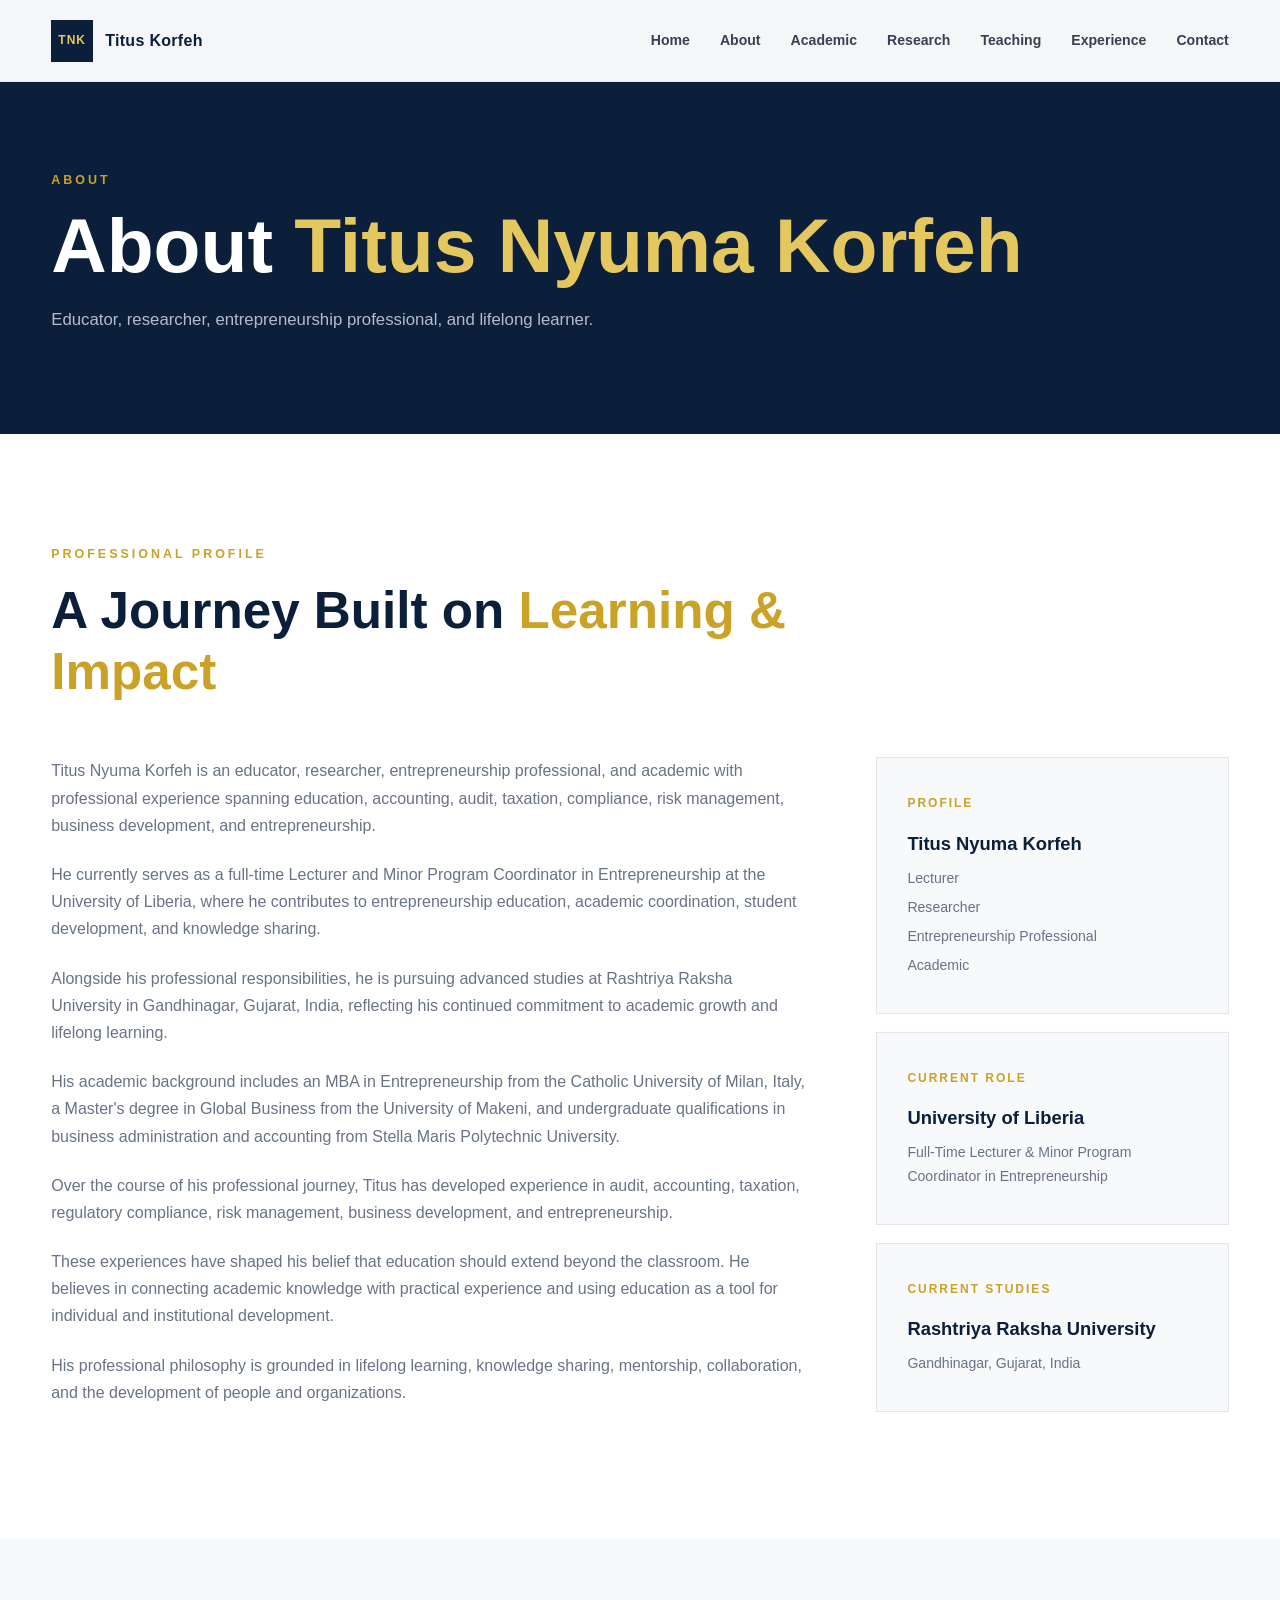
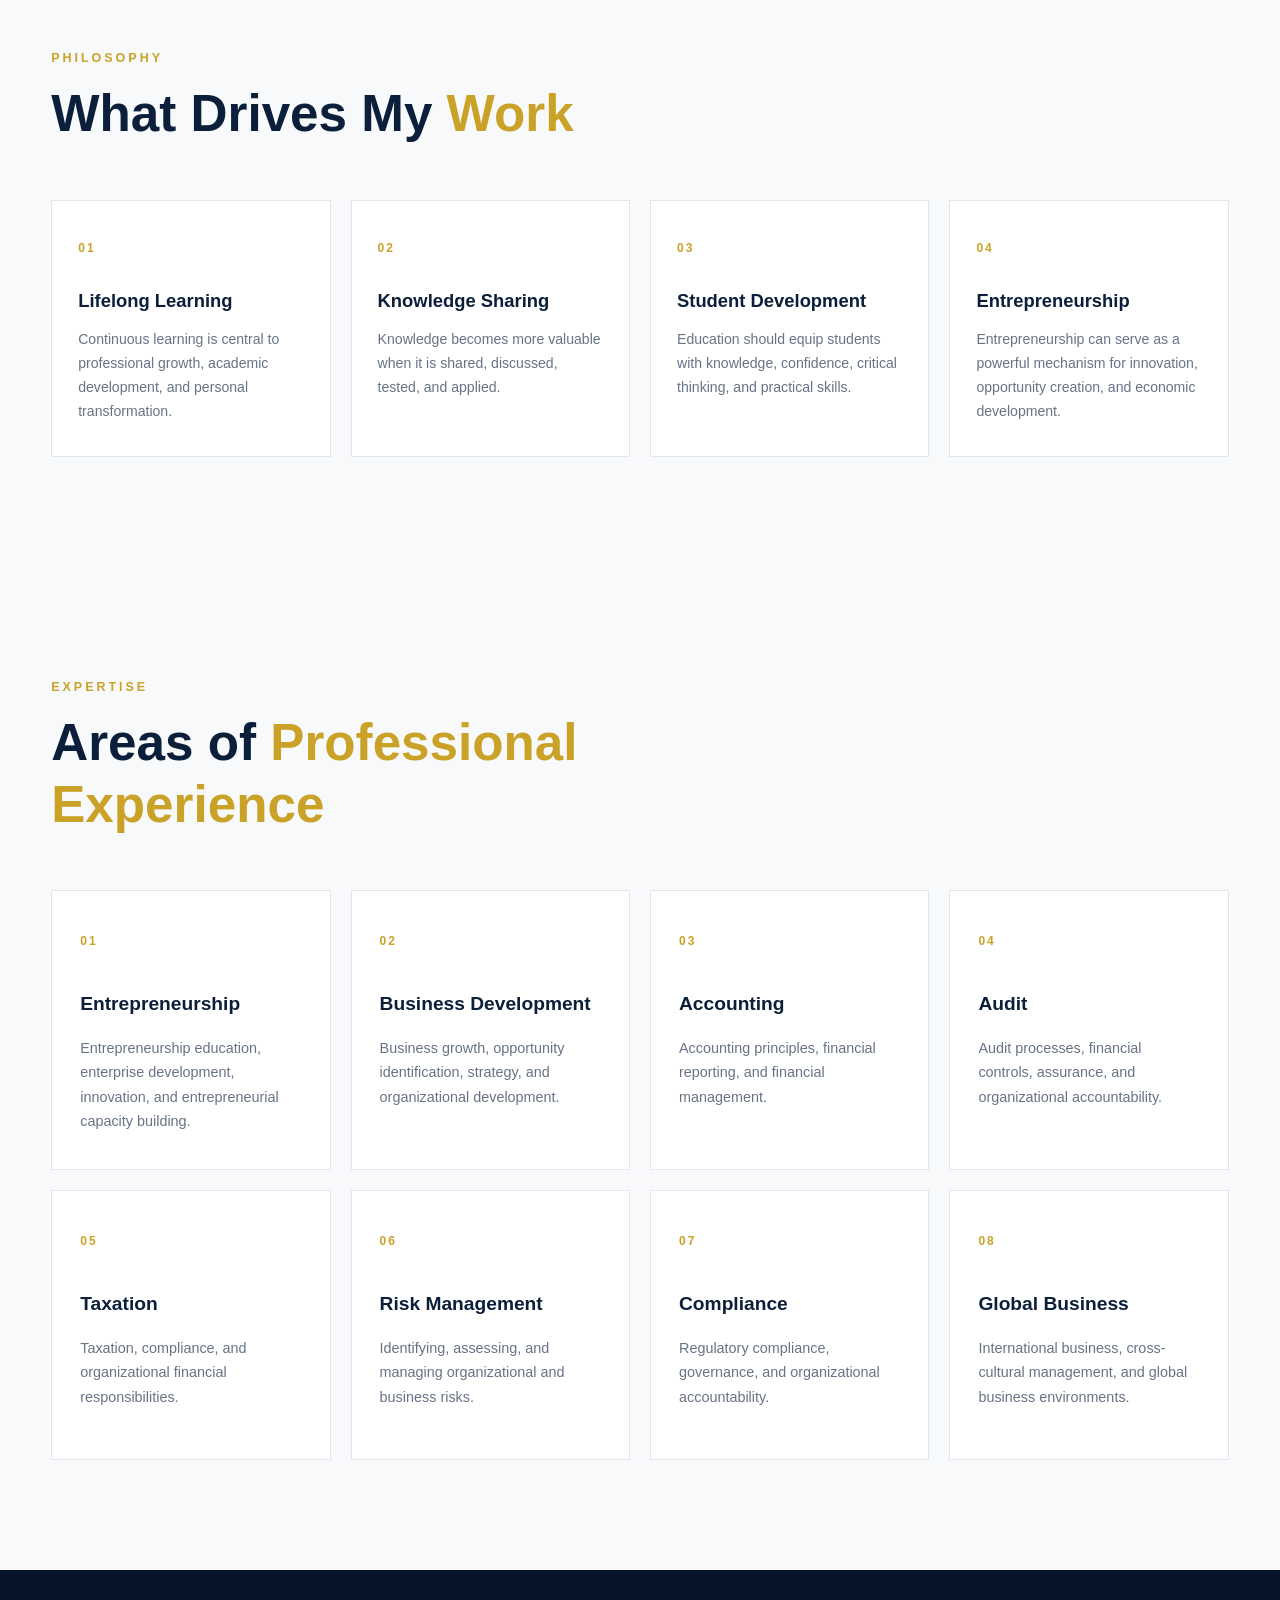
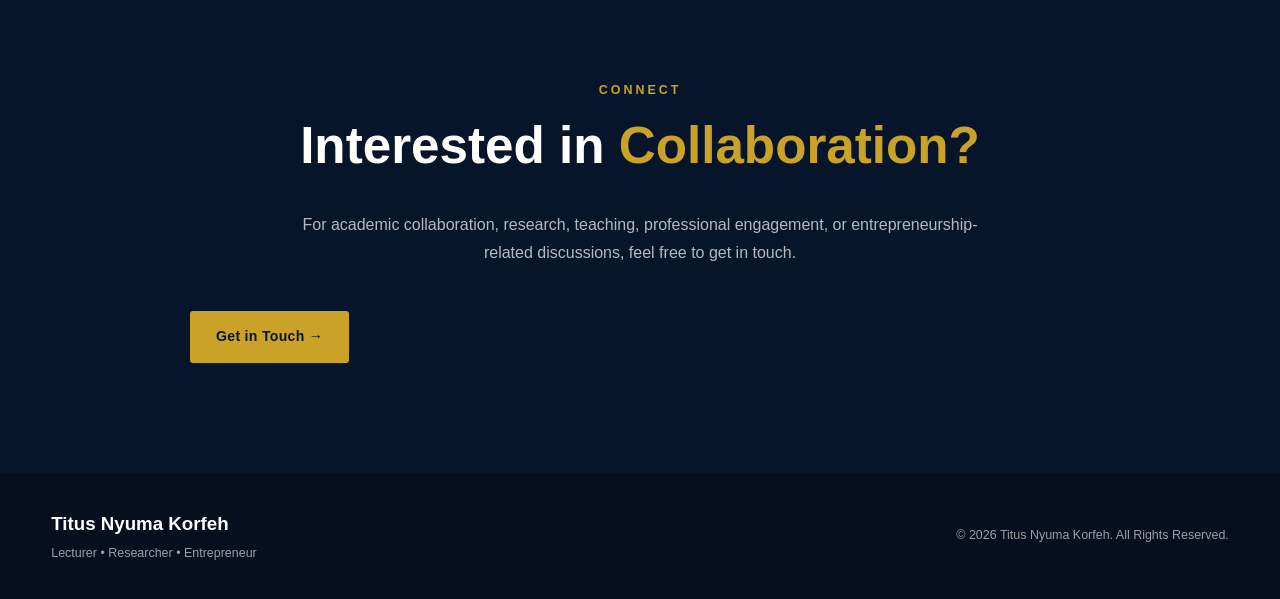
<file: about.html>
<!DOCTYPE html>
<html lang="en">
<head>

    <meta charset="UTF-8">
    <meta name="viewport" content="width=device-width, initial-scale=1.0">

    <title>About | Titus Nyuma Korfeh</title>

    <meta
        name="description"
        content="Learn more about Titus Nyuma Korfeh, lecturer, researcher, entrepreneurship professional and academic."
    >

    <!-- Main stylesheet -->
    <link rel="stylesheet" href="style.css">

</head>

<body>


<!-- =====================================================
     NAVIGATION
====================================================== -->

<header class="navbar">

    <div class="container nav-container">

        <a href="index.html" class="logo">

            <span>TNK</span>

            <strong>Titus Korfeh</strong>

        </a>


        <nav class="nav-menu">

            <a href="index.html">Home</a>

            <a href="about.html">About</a>

            <a href="academic.html">Academic</a>

            <a href="research.html">Research</a>

            <a href="teaching.html">Teaching</a>

            <a href="experience.html">Experience</a>

            <a href="contact.html">Contact</a>

        </nav>


        <button
            class="menu-toggle"
            aria-label="Open navigation"
        >
            ☰
        </button>

    </div>

</header>



<!-- =====================================================
     PAGE HERO
====================================================== -->

<section class="page-hero">

    <div class="container">

        <p class="eyebrow">
            ABOUT
        </p>

        <h1>
            About <span>Titus Nyuma Korfeh</span>
        </h1>

        <p>
            Educator, researcher, entrepreneurship professional,
            and lifelong learner.
        </p>

    </div>

</section>



<!-- =====================================================
     BIOGRAPHY
====================================================== -->

<section class="section about-page">

    <div class="container">

        <div class="section-heading">

            <p class="eyebrow">
                PROFESSIONAL PROFILE
            </p>

            <h2>
                A Journey Built on
                <span>Learning & Impact</span>
            </h2>

        </div>


        <div class="about-page-content">

            <div class="about-main">

                <p>
                    Titus Nyuma Korfeh is an educator, researcher,
                    entrepreneurship professional, and academic with
                    professional experience spanning education,
                    accounting, audit, taxation, compliance,
                    risk management, business development, and
                    entrepreneurship.
                </p>


                <p>
                    He currently serves as a full-time Lecturer and
                    Minor Program Coordinator in Entrepreneurship at
                    the University of Liberia, where he contributes
                    to entrepreneurship education, academic
                    coordination, student development, and
                    knowledge sharing.
                </p>


                <p>
                    Alongside his professional responsibilities,
                    he is pursuing advanced studies at Rashtriya
                    Raksha University in Gandhinagar, Gujarat,
                    India, reflecting his continued commitment to
                    academic growth and lifelong learning.
                </p>


                <p>
                    His academic background includes an MBA in
                    Entrepreneurship from the Catholic University
                    of Milan, Italy, a Master's degree in Global
                    Business from the University of Makeni, and
                    undergraduate qualifications in business
                    administration and accounting from Stella
                    Maris Polytechnic University.
                </p>


                <p>
                    Over the course of his professional journey,
                    Titus has developed experience in audit,
                    accounting, taxation, regulatory compliance,
                    risk management, business development, and
                    entrepreneurship.
                </p>


                <p>
                    These experiences have shaped his belief that
                    education should extend beyond the classroom.
                    He believes in connecting academic knowledge
                    with practical experience and using education
                    as a tool for individual and institutional
                    development.
                </p>


                <p>
                    His professional philosophy is grounded in
                    lifelong learning, knowledge sharing,
                    mentorship, collaboration, and the development
                    of people and organizations.
                </p>

            </div>



            <aside class="about-sidebar">

                <div class="profile-card">

                    <span class="card-number">
                        PROFILE
                    </span>

                    <h3>
                        Titus Nyuma Korfeh
                    </h3>

                    <p>
                        Lecturer
                    </p>

                    <p>
                        Researcher
                    </p>

                    <p>
                        Entrepreneurship Professional
                    </p>

                    <p>
                        Academic
                    </p>

                </div>


                <div class="profile-card">

                    <span class="card-number">
                        CURRENT ROLE
                    </span>

                    <h3>
                        University of Liberia
                    </h3>

                    <p>
                        Full-Time Lecturer &
                        Minor Program Coordinator
                        in Entrepreneurship
                    </p>

                </div>


                <div class="profile-card">

                    <span class="card-number">
                        CURRENT STUDIES
                    </span>

                    <h3>
                        Rashtriya Raksha University
                    </h3>

                    <p>
                        Gandhinagar, Gujarat, India
                    </p>

                </div>

            </aside>

        </div>

    </div>

</section>



<!-- =====================================================
     PROFESSIONAL PHILOSOPHY
====================================================== -->

<section class="section philosophy">

    <div class="container">

        <div class="section-heading">

            <p class="eyebrow">
                PHILOSOPHY
            </p>

            <h2>
                What Drives My
                <span>Work</span>
            </h2>

        </div>


        <div class="philosophy-grid">

            <article class="philosophy-card">

                <span class="card-number">
                    01
                </span>

                <h3>
                    Lifelong Learning
                </h3>

                <p>
                    Continuous learning is central to professional
                    growth, academic development, and personal
                    transformation.
                </p>

            </article>


            <article class="philosophy-card">

                <span class="card-number">
                    02
                </span>

                <h3>
                    Knowledge Sharing
                </h3>

                <p>
                    Knowledge becomes more valuable when it is
                    shared, discussed, tested, and applied.
                </p>

            </article>


            <article class="philosophy-card">

                <span class="card-number">
                    03
                </span>

                <h3>
                    Student Development
                </h3>

                <p>
                    Education should equip students with knowledge,
                    confidence, critical thinking, and practical
                    skills.
                </p>

            </article>


            <article class="philosophy-card">

                <span class="card-number">
                    04
                </span>

                <h3>
                    Entrepreneurship
                </h3>

                <p>
                    Entrepreneurship can serve as a powerful
                    mechanism for innovation, opportunity creation,
                    and economic development.
                </p>

            </article>

        </div>

    </div>

</section>



<!-- =====================================================
     AREAS OF EXPERTISE
====================================================== -->

<section class="section expertise">

    <div class="container">

        <div class="section-heading">

            <p class="eyebrow">
                EXPERTISE
            </p>

            <h2>
                Areas of
                <span>Professional Experience</span>
            </h2>

        </div>


        <div class="expertise-grid">

            <article class="expertise-card">

                <span class="card-number">01</span>

                <h3>
                    Entrepreneurship
                </h3>

                <p>
                    Entrepreneurship education, enterprise
                    development, innovation, and entrepreneurial
                    capacity building.
                </p>

            </article>


            <article class="expertise-card">

                <span class="card-number">02</span>

                <h3>
                    Business Development
                </h3>

                <p>
                    Business growth, opportunity identification,
                    strategy, and organizational development.
                </p>

            </article>


            <article class="expertise-card">

                <span class="card-number">03</span>

                <h3>
                    Accounting
                </h3>

                <p>
                    Accounting principles, financial reporting,
                    and financial management.
                </p>

            </article>


            <article class="expertise-card">

                <span class="card-number">04</span>

                <h3>
                    Audit
                </h3>

                <p>
                    Audit processes, financial controls,
                    assurance, and organizational accountability.
                </p>

            </article>


            <article class="expertise-card">

                <span class="card-number">05</span>

                <h3>
                    Taxation
                </h3>

                <p>
                    Taxation, compliance, and organizational
                    financial responsibilities.
                </p>

            </article>


            <article class="expertise-card">

                <span class="card-number">06</span>

                <h3>
                    Risk Management
                </h3>

                <p>
                    Identifying, assessing, and managing
                    organizational and business risks.
                </p>

            </article>


            <article class="expertise-card">

                <span class="card-number">07</span>

                <h3>
                    Compliance
                </h3>

                <p>
                    Regulatory compliance, governance, and
                    organizational accountability.
                </p>

            </article>


            <article class="expertise-card">

                <span class="card-number">08</span>

                <h3>
                    Global Business
                </h3>

                <p>
                    International business, cross-cultural
                    management, and global business environments.
                </p>

            </article>

        </div>

    </div>

</section>



<!-- =====================================================
     CALL TO ACTION
====================================================== -->

<section class="contact section">

    <div class="container contact-container">

        <div class="section-heading">

            <p class="eyebrow">
                CONNECT
            </p>

            <h2>
                Interested in
                <span>Collaboration?</span>
            </h2>

        </div>

        <p class="contact-intro">
            For academic collaboration, research, teaching,
            professional engagement, or entrepreneurship-related
            discussions, feel free to get in touch.
        </p>

        <a
            href="contact.html"
            class="btn btn-primary"
        >
            Get in Touch →
        </a>

    </div>

</section>



<!-- =====================================================
     FOOTER
====================================================== -->

<footer class="footer">

    <div class="container">

        <div class="footer-content">

            <div>

                <h3>
                    Titus Nyuma Korfeh
                </h3>

                <p>
                    Lecturer • Researcher • Entrepreneur
                </p>

            </div>


            <div>

                <p>
                    © 2026 Titus Nyuma Korfeh.
                    All Rights Reserved.
                </p>

            </div>

        </div>

    </div>

</footer>



<!-- JavaScript -->

<script src="script.js"></script>

</body>
</html>
</file>
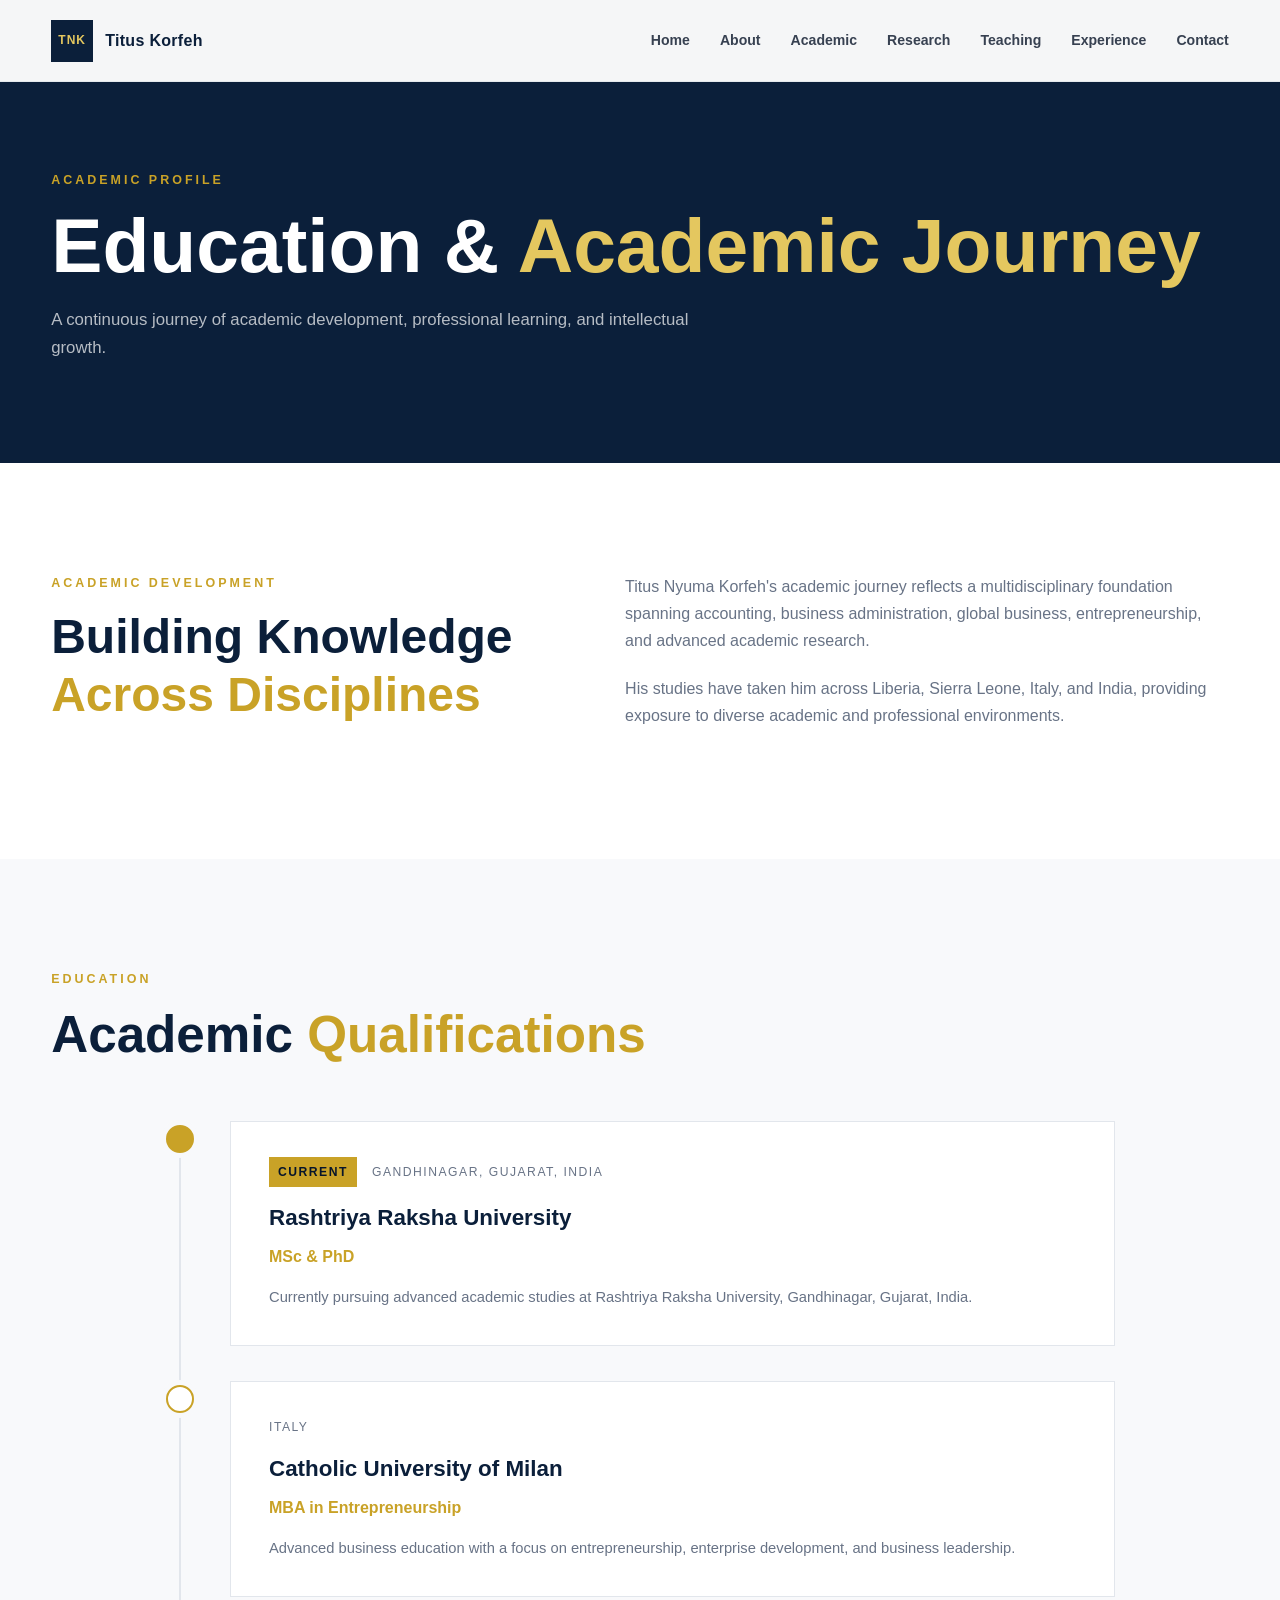
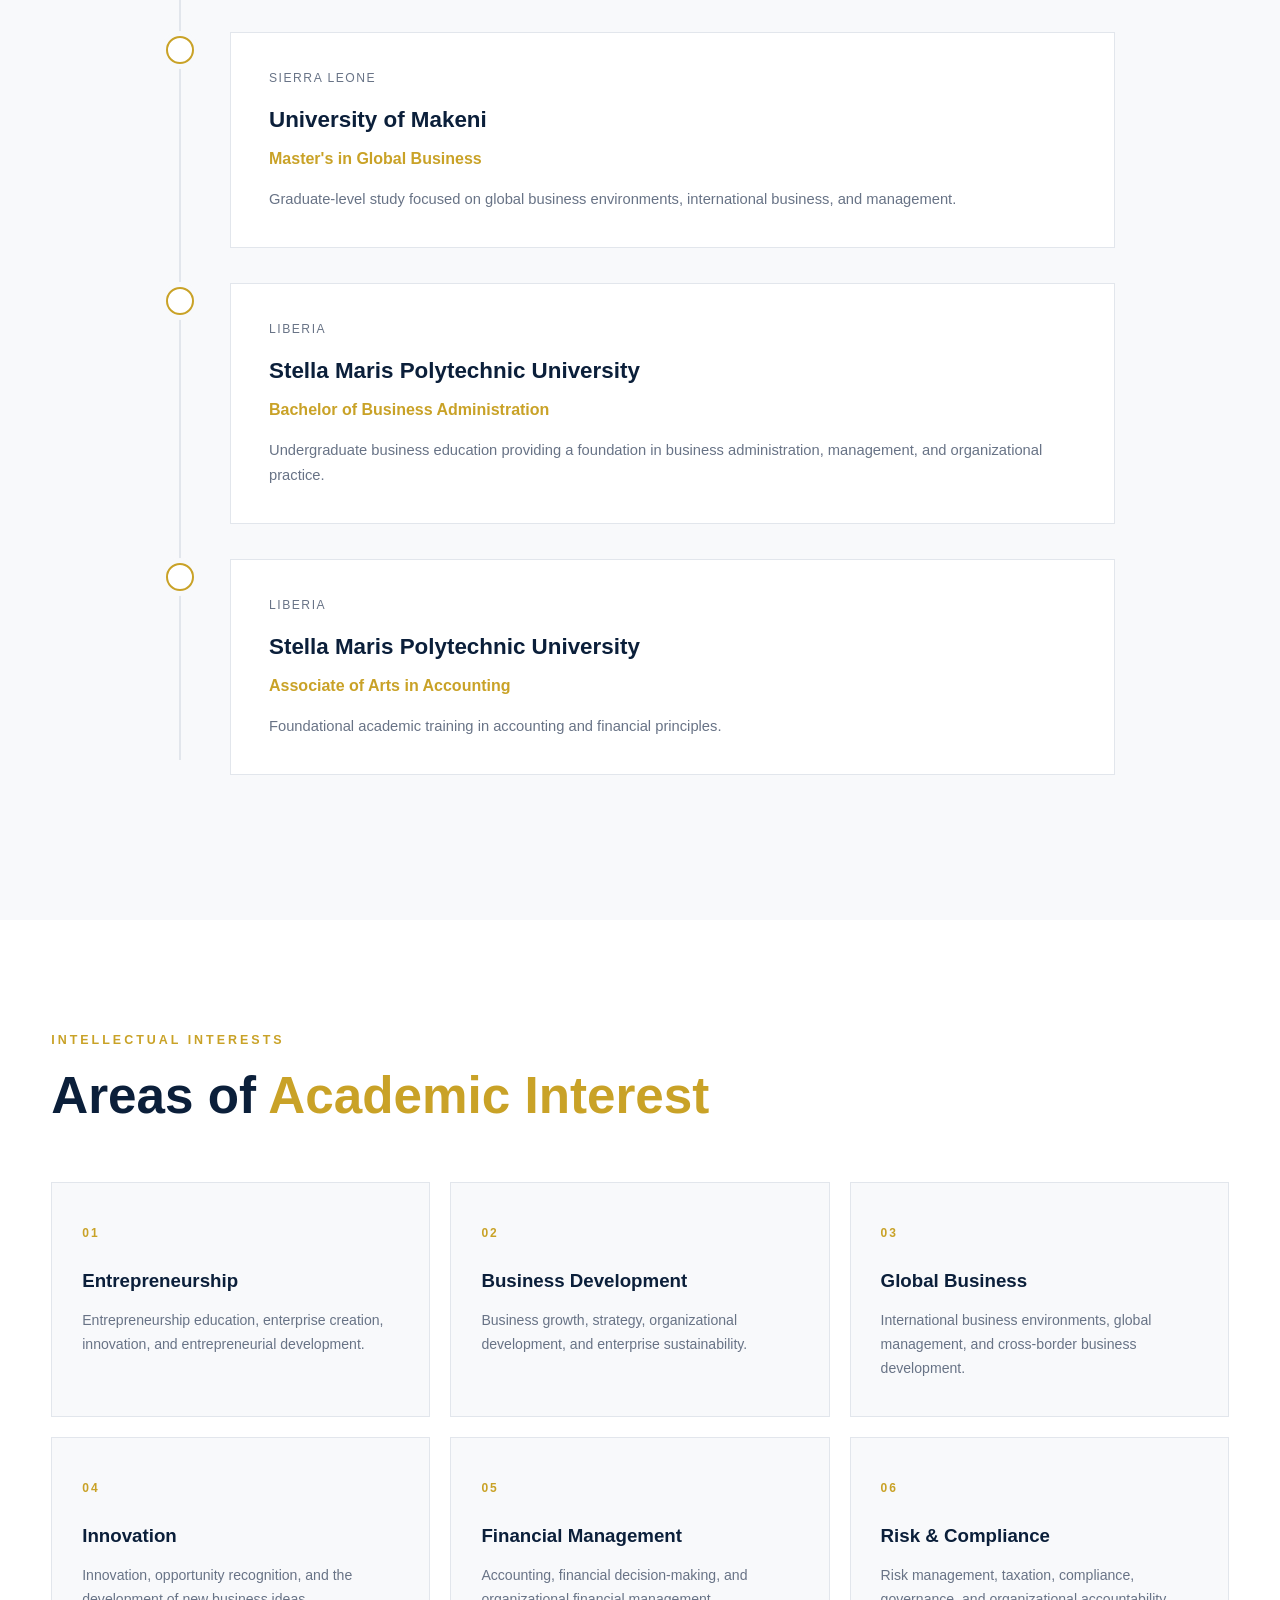
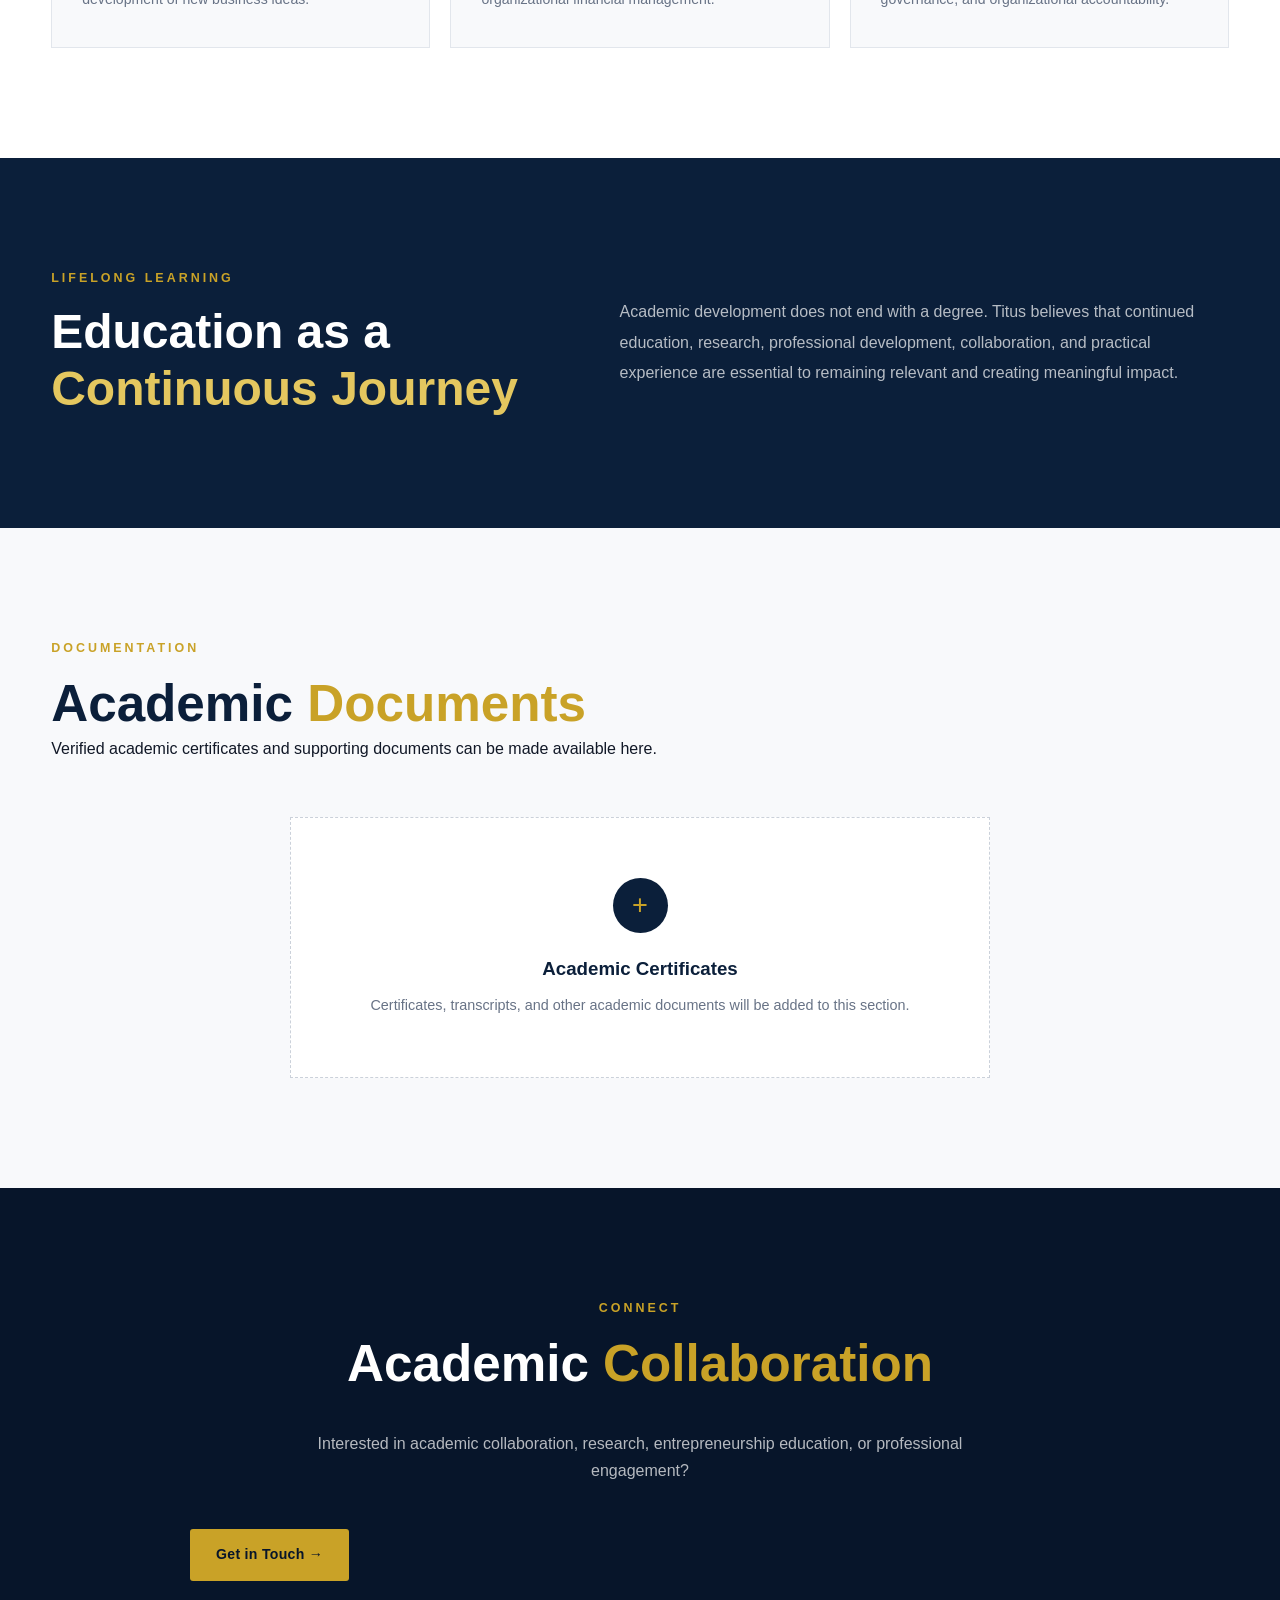
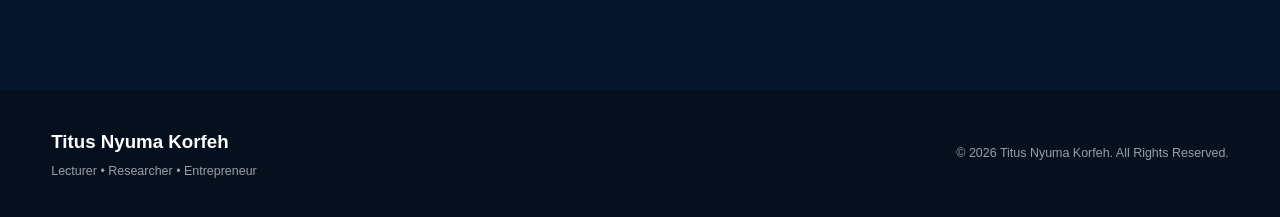
<file: academic.html>
<!DOCTYPE html>
<html lang="en">

<head>

    <meta charset="UTF-8">
    <meta name="viewport" content="width=device-width, initial-scale=1.0">

    <title>Academic Profile | Titus Nyuma Korfeh</title>

    <meta
        name="description"
        content="Academic profile and educational journey of Titus Nyuma Korfeh."
    >

    <link rel="stylesheet" href="style.css">

</head>

<body>


<!-- =====================================================
     NAVIGATION
====================================================== -->

<header class="navbar">

    <div class="container nav-container">

        <a href="index.html" class="logo">

            <span>TNK</span>

            <strong>Titus Korfeh</strong>

        </a>


        <nav class="nav-menu">

            <a href="index.html">Home</a>

            <a href="about.html">About</a>

            <a href="academic.html">Academic</a>

            <a href="research.html">Research</a>

            <a href="teaching.html">Teaching</a>

            <a href="experience.html">Experience</a>

            <a href="contact.html">Contact</a>

        </nav>


        <button
            class="menu-toggle"
            aria-label="Open navigation"
        >
            ☰
        </button>

    </div>

</header>



<!-- =====================================================
     PAGE HERO
====================================================== -->

<section class="page-hero">

    <div class="container">

        <p class="eyebrow">
            ACADEMIC PROFILE
        </p>

        <h1>
            Education &
            <span>Academic Journey</span>
        </h1>

        <p>
            A continuous journey of academic development,
            professional learning, and intellectual growth.
        </p>

    </div>

</section>



<!-- =====================================================
     INTRODUCTION
====================================================== -->

<section class="section academic-introduction">

    <div class="container">

        <div class="academic-intro-grid">

            <div>

                <p class="eyebrow">
                    ACADEMIC DEVELOPMENT
                </p>

                <h2>
                    Building Knowledge
                    <span>Across Disciplines</span>
                </h2>

            </div>


            <div class="academic-intro-text">

                <p>
                    Titus Nyuma Korfeh's academic journey reflects
                    a multidisciplinary foundation spanning
                    accounting, business administration, global
                    business, entrepreneurship, and advanced
                    academic research.
                </p>

                <p>
                    His studies have taken him across Liberia,
                    Sierra Leone, Italy, and India, providing
                    exposure to diverse academic and professional
                    environments.
                </p>

            </div>

        </div>

    </div>

</section>



<!-- =====================================================
     EDUCATION TIMELINE
====================================================== -->

<section class="section education-section">

    <div class="container">

        <div class="section-heading">

            <p class="eyebrow">
                EDUCATION
            </p>

            <h2>
                Academic
                <span>Qualifications</span>
            </h2>

        </div>


        <div class="education-timeline">


            <!-- CURRENT STUDIES -->

            <article class="education-item current">

                <div class="education-marker">

                    <span></span>

                </div>


                <div class="education-card">

                    <div class="education-meta">

                        <span class="education-status">
                            CURRENT
                        </span>

                        <span>
                            Gandhinagar, Gujarat, India
                        </span>

                    </div>


                    <h3>
                        Rashtriya Raksha University
                    </h3>


                    <h4>
                        MSc & PhD
                    </h4>


                    <p>
                        Currently pursuing advanced academic
                        studies at Rashtriya Raksha University,
                        Gandhinagar, Gujarat, India.
                    </p>

                </div>

            </article>



            <!-- MBA -->

            <article class="education-item">

                <div class="education-marker">

                    <span></span>

                </div>


                <div class="education-card">

                    <div class="education-meta">

                        <span>
                            Italy
                        </span>

                    </div>


                    <h3>
                        Catholic University of Milan
                    </h3>


                    <h4>
                        MBA in Entrepreneurship
                    </h4>


                    <p>
                        Advanced business education with a focus
                        on entrepreneurship, enterprise development,
                        and business leadership.
                    </p>

                </div>

            </article>



            <!-- MASTER'S -->

            <article class="education-item">

                <div class="education-marker">

                    <span></span>

                </div>


                <div class="education-card">

                    <div class="education-meta">

                        <span>
                            Sierra Leone
                        </span>

                    </div>


                    <h3>
                        University of Makeni
                    </h3>


                    <h4>
                        Master's in Global Business
                    </h4>


                    <p>
                        Graduate-level study focused on global
                        business environments, international
                        business, and management.
                    </p>

                </div>

            </article>



            <!-- BBA -->

            <article class="education-item">

                <div class="education-marker">

                    <span></span>

                </div>


                <div class="education-card">

                    <div class="education-meta">

                        <span>
                            Liberia
                        </span>

                    </div>


                    <h3>
                        Stella Maris Polytechnic University
                    </h3>


                    <h4>
                        Bachelor of Business Administration
                    </h4>


                    <p>
                        Undergraduate business education providing
                        a foundation in business administration,
                        management, and organizational practice.
                    </p>

                </div>

            </article>



            <!-- AA -->

            <article class="education-item">

                <div class="education-marker">

                    <span></span>

                </div>


                <div class="education-card">

                    <div class="education-meta">

                        <span>
                            Liberia
                        </span>

                    </div>


                    <h3>
                        Stella Maris Polytechnic University
                    </h3>


                    <h4>
                        Associate of Arts in Accounting
                    </h4>


                    <p>
                        Foundational academic training in accounting
                        and financial principles.
                    </p>

                </div>

            </article>


        </div>

    </div>

</section>



<!-- =====================================================
     ACADEMIC INTERESTS
====================================================== -->

<section class="section academic-interests">

    <div class="container">

        <div class="section-heading">

            <p class="eyebrow">
                INTELLECTUAL INTERESTS
            </p>

            <h2>
                Areas of
                <span>Academic Interest</span>
            </h2>

        </div>


        <div class="interest-grid">

            <div class="interest-card">
                <span>01</span>
                <h3>Entrepreneurship</h3>
                <p>
                    Entrepreneurship education, enterprise
                    creation, innovation, and entrepreneurial
                    development.
                </p>
            </div>


            <div class="interest-card">
                <span>02</span>
                <h3>Business Development</h3>
                <p>
                    Business growth, strategy, organizational
                    development, and enterprise sustainability.
                </p>
            </div>


            <div class="interest-card">
                <span>03</span>
                <h3>Global Business</h3>
                <p>
                    International business environments,
                    global management, and cross-border
                    business development.
                </p>
            </div>


            <div class="interest-card">
                <span>04</span>
                <h3>Innovation</h3>
                <p>
                    Innovation, opportunity recognition, and
                    the development of new business ideas.
                </p>
            </div>


            <div class="interest-card">
                <span>05</span>
                <h3>Financial Management</h3>
                <p>
                    Accounting, financial decision-making,
                    and organizational financial management.
                </p>
            </div>


            <div class="interest-card">
                <span>06</span>
                <h3>Risk & Compliance</h3>
                <p>
                    Risk management, taxation, compliance,
                    governance, and organizational accountability.
                </p>
            </div>

        </div>

    </div>

</section>



<!-- =====================================================
     ACADEMIC DEVELOPMENT
====================================================== -->

<section class="section academic-development">

    <div class="container">

        <div class="development-box">

            <div>

                <p class="eyebrow">
                    LIFELONG LEARNING
                </p>

                <h2>
                    Education as a
                    <span>Continuous Journey</span>
                </h2>

            </div>


            <p>
                Academic development does not end with a degree.
                Titus believes that continued education, research,
                professional development, collaboration, and
                practical experience are essential to remaining
                relevant and creating meaningful impact.
            </p>

        </div>

    </div>

</section>



<!-- =====================================================
     FUTURE DOCUMENTS
====================================================== -->

<section class="section academic-documents">

    <div class="container">

        <div class="section-heading">

            <p class="eyebrow">
                DOCUMENTATION
            </p>

            <h2>
                Academic
                <span>Documents</span>
            </h2>

            <p>
                Verified academic certificates and supporting
                documents can be made available here.
            </p>

        </div>


        <div class="document-placeholder">

            <div class="document-icon">
                +
            </div>

            <h3>
                Academic Certificates
            </h3>

            <p>
                Certificates, transcripts, and other academic
                documents will be added to this section.
            </p>

        </div>

    </div>

</section>



<!-- =====================================================
     CALL TO ACTION
====================================================== -->

<section class="contact section">

    <div class="container contact-container">

        <div class="section-heading">

            <p class="eyebrow">
                CONNECT
            </p>

            <h2>
                Academic
                <span>Collaboration</span>
            </h2>

        </div>

        <p class="contact-intro">
            Interested in academic collaboration, research,
            entrepreneurship education, or professional
            engagement?
        </p>

        <a
            href="contact.html"
            class="btn btn-primary"
        >
            Get in Touch →
        </a>

    </div>

</section>



<!-- =====================================================
     FOOTER
====================================================== -->

<footer class="footer">

    <div class="container">

        <div class="footer-content">

            <div>

                <h3>
                    Titus Nyuma Korfeh
                </h3>

                <p>
                    Lecturer • Researcher • Entrepreneur
                </p>

            </div>


            <div>

                <p>
                    © 2026 Titus Nyuma Korfeh.
                    All Rights Reserved.
                </p>

            </div>

        </div>

    </div>

</footer>



<script src="script.js"></script>

</body>

</html>
</file>
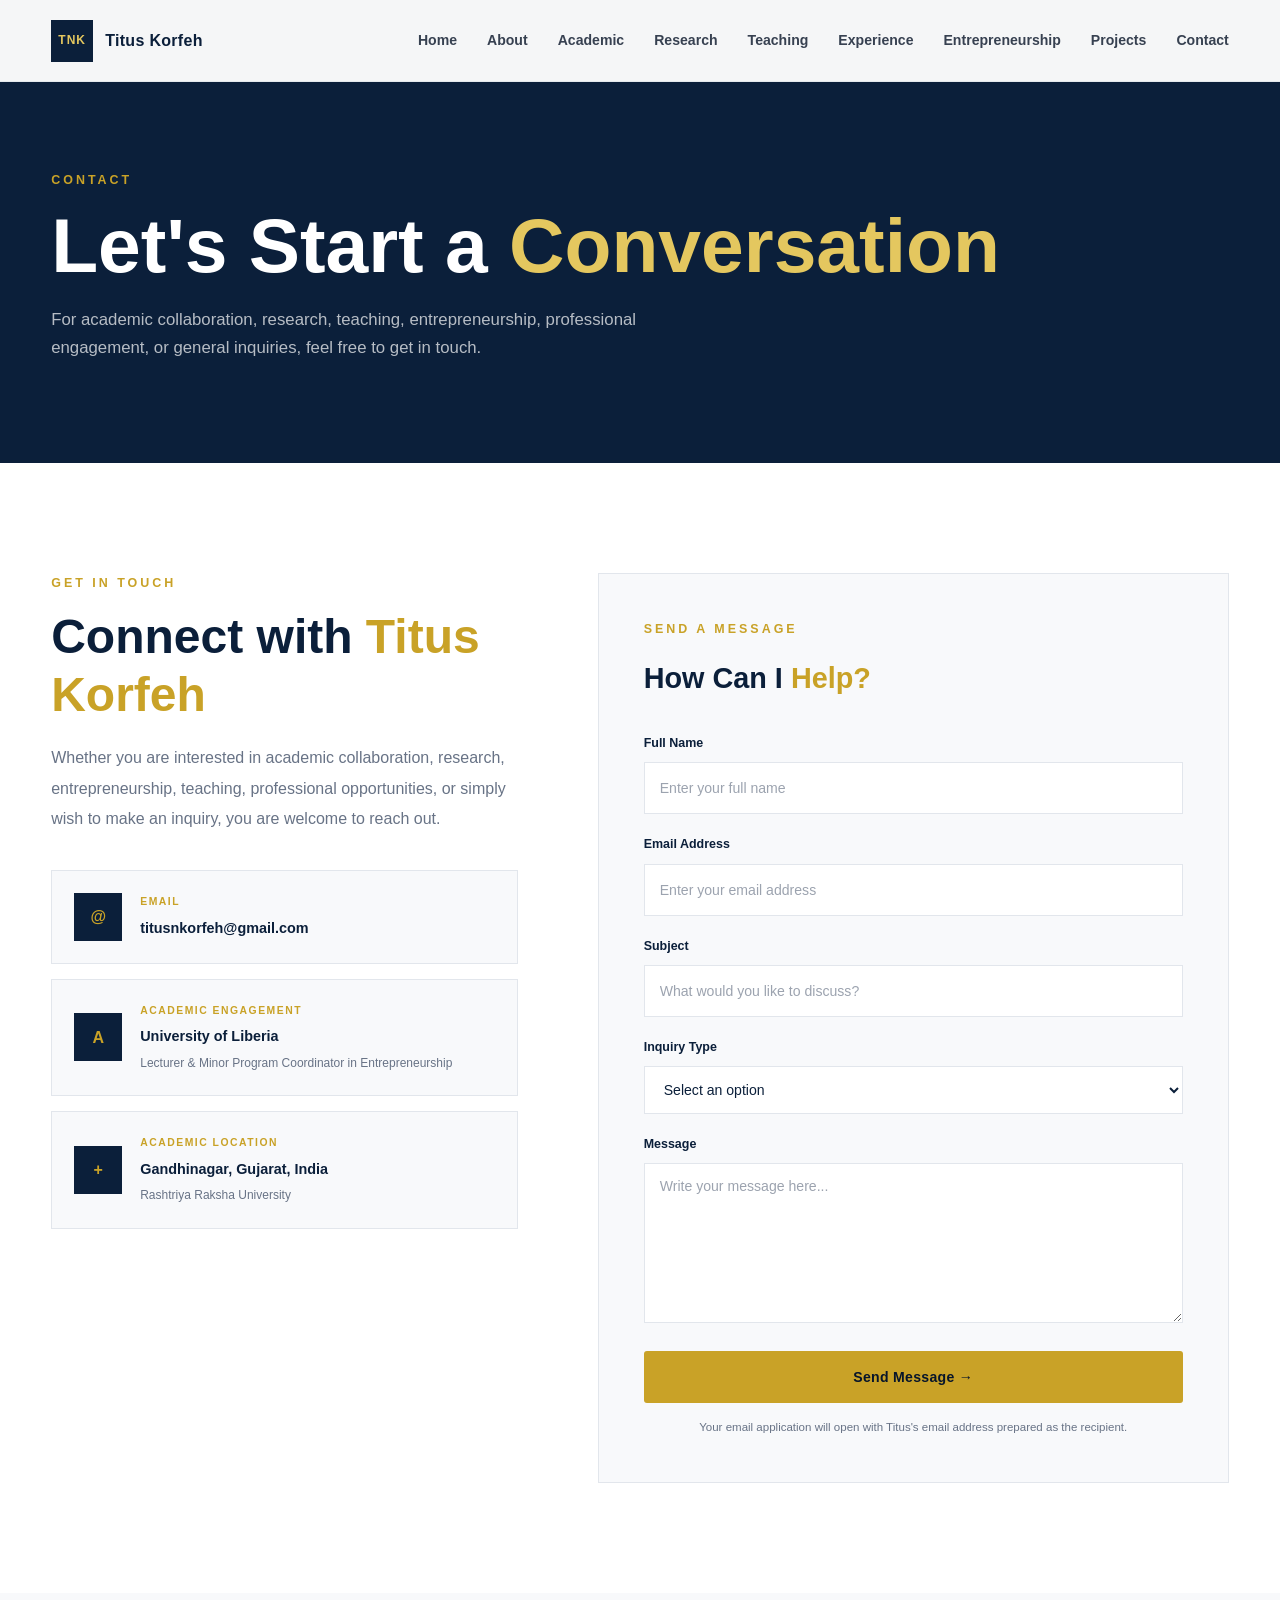
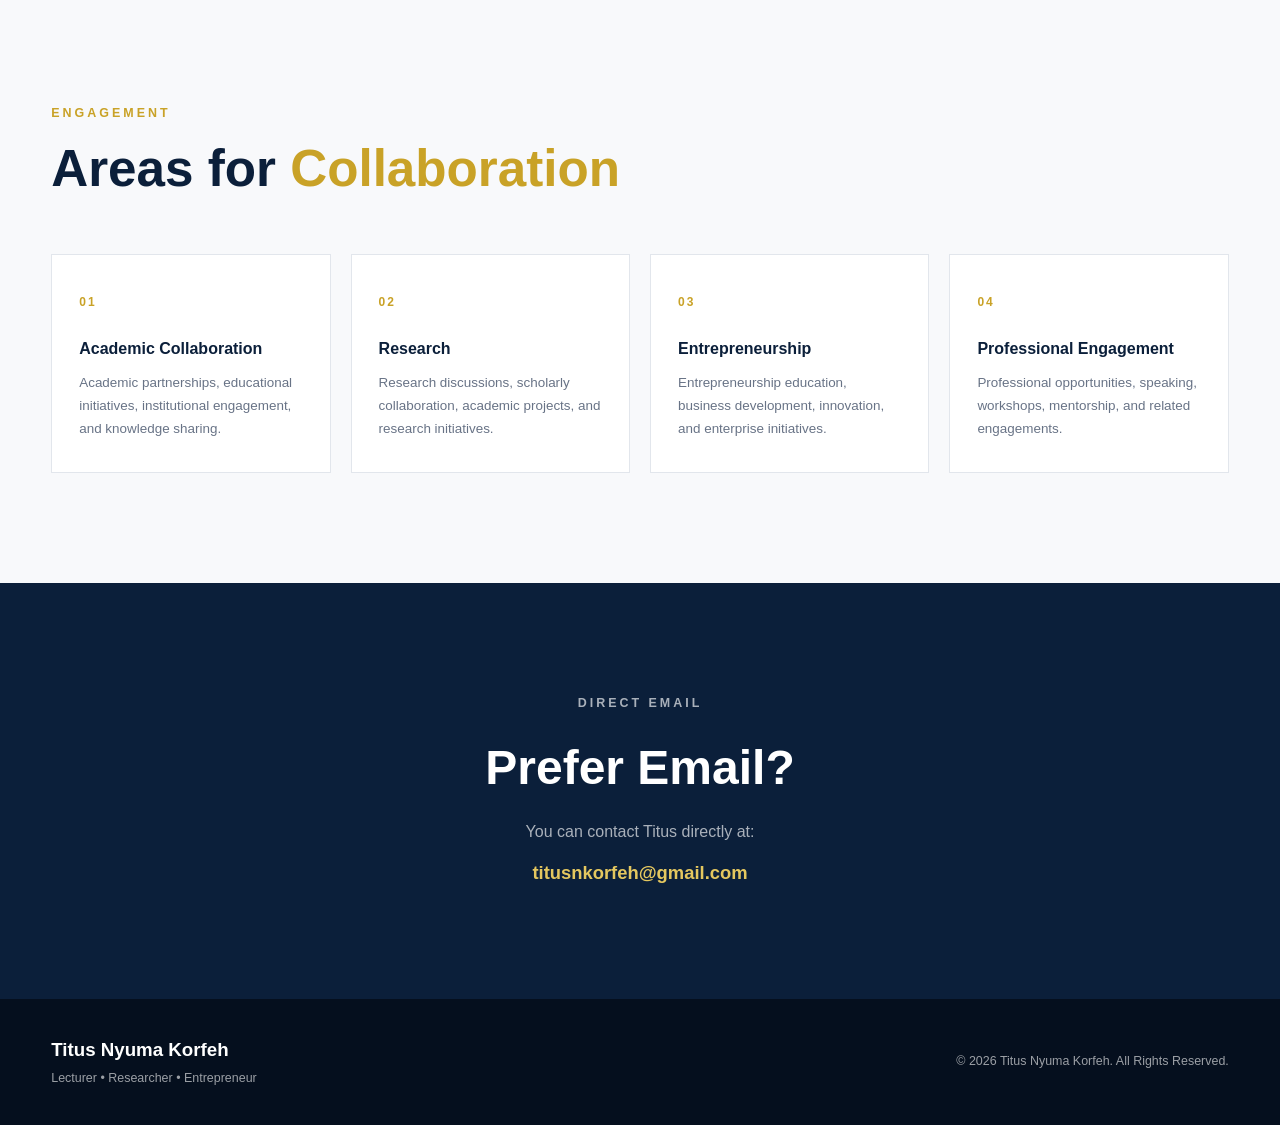
<file: contact.html>
<!DOCTYPE html>
<html lang="en">

<head>

    <meta charset="UTF-8">
    <meta name="viewport" content="width=device-width, initial-scale=1.0">

    <title>Contact | Titus Nyuma Korfeh</title>

    <meta
        name="description"
        content="Contact Titus Nyuma Korfeh for academic, research, teaching, entrepreneurship, and professional collaboration."
    >

    <link rel="stylesheet" href="style.css">

</head>

<body>


<!-- =====================================================
     NAVIGATION
====================================================== -->

<header class="navbar">

    <div class="container nav-container">

        <a href="index.html" class="logo">

            <span>TNK</span>

            <strong>Titus Korfeh</strong>

        </a>


        <nav class="nav-menu">

            <a href="index.html">Home</a>

            <a href="about.html">About</a>

            <a href="academic.html">Academic</a>

            <a href="research.html">Research</a>

            <a href="teaching.html">Teaching</a>

            <a href="experience.html">Experience</a>

            <a href="entrepreneurship.html">Entrepreneurship</a>

            <a href="projects.html">Projects</a>

            <a href="contact.html">Contact</a>

        </nav>


        <button
            class="menu-toggle"
            aria-label="Open navigation"
        >
            ☰
        </button>

    </div>

</header>



<!-- =====================================================
     PAGE HERO
====================================================== -->

<section class="page-hero">

    <div class="container">

        <p class="eyebrow">
            CONTACT
        </p>

        <h1>
            Let's Start a
            <span>Conversation</span>
        </h1>

        <p>
            For academic collaboration, research, teaching,
            entrepreneurship, professional engagement, or
            general inquiries, feel free to get in touch.
        </p>

    </div>

</section>



<!-- =====================================================
     CONTACT SECTION
====================================================== -->

<section class="section contact-page">

    <div class="container">

        <div class="contact-page-grid">


            <!-- CONTACT INFORMATION -->

            <div class="contact-information">

                <p class="eyebrow">
                    GET IN TOUCH
                </p>

                <h2>
                    Connect with
                    <span>Titus Korfeh</span>
                </h2>

                <p class="contact-description">
                    Whether you are interested in academic
                    collaboration, research, entrepreneurship,
                    teaching, professional opportunities, or
                    simply wish to make an inquiry, you are
                    welcome to reach out.
                </p>


                <!-- EMAIL -->

                <a
                    href="mailto:titusnkorfeh@gmail.com"
                    class="contact-info-card"
                >

                    <div class="contact-icon">
                        @
                    </div>

                    <div>

                        <span>
                            EMAIL
                        </span>

                        <strong>
                            titusnkorfeh@gmail.com
                        </strong>

                    </div>

                </a>



                <!-- ACADEMIC -->

                <div class="contact-info-card">

                    <div class="contact-icon">
                        A
                    </div>

                    <div>

                        <span>
                            ACADEMIC ENGAGEMENT
                        </span>

                        <strong>
                            University of Liberia
                        </strong>

                        <small>
                            Lecturer & Minor Program Coordinator
                            in Entrepreneurship
                        </small>

                    </div>

                </div>



                <!-- LOCATION -->

                <div class="contact-info-card">

                    <div class="contact-icon">
                        +
                    </div>

                    <div>

                        <span>
                            ACADEMIC LOCATION
                        </span>

                        <strong>
                            Gandhinagar, Gujarat, India
                        </strong>

                        <small>
                            Rashtriya Raksha University
                        </small>

                    </div>

                </div>


            </div>



            <!-- CONTACT FORM -->

            <div class="contact-form-wrapper">

                <div class="form-header">

                    <p class="eyebrow">
                        SEND A MESSAGE
                    </p>

                    <h3>
                        How Can I
                        <span>Help?</span>
                    </h3>

                </div>


                <form
                    action="mailto:titusnkorfeh@gmail.com"
                    method="POST"
                    enctype="text/plain"
                >


                    <!-- NAME -->

                    <div class="form-group">

                        <label for="name">
                            Full Name
                        </label>

                        <input
                            type="text"
                            id="name"
                            name="Name"
                            placeholder="Enter your full name"
                            required
                        >

                    </div>



                    <!-- EMAIL -->

                    <div class="form-group">

                        <label for="email">
                            Email Address
                        </label>

                        <input
                            type="email"
                            id="email"
                            name="Email"
                            placeholder="Enter your email address"
                            required
                        >

                    </div>



                    <!-- SUBJECT -->

                    <div class="form-group">

                        <label for="subject">
                            Subject
                        </label>

                        <input
                            type="text"
                            id="subject"
                            name="Subject"
                            placeholder="What would you like to discuss?"
                            required
                        >

                    </div>



                    <!-- CATEGORY -->

                    <div class="form-group">

                        <label for="category">
                            Inquiry Type
                        </label>

                        <select
                            id="category"
                            name="Inquiry Type"
                        >

                            <option value="">
                                Select an option
                            </option>

                            <option value="Academic Collaboration">
                                Academic Collaboration
                            </option>

                            <option value="Research">
                                Research
                            </option>

                            <option value="Teaching">
                                Teaching / Education
                            </option>

                            <option value="Entrepreneurship">
                                Entrepreneurship
                            </option>

                            <option value="Professional">
                                Professional Opportunity
                            </option>

                            <option value="General">
                                General Inquiry
                            </option>

                        </select>

                    </div>



                    <!-- MESSAGE -->

                    <div class="form-group">

                        <label for="message">
                            Message
                        </label>

                        <textarea
                            id="message"
                            name="Message"
                            rows="7"
                            placeholder="Write your message here..."
                            required
                        ></textarea>

                    </div>



                    <!-- SUBMIT -->

                    <button
                        type="submit"
                        class="btn btn-primary form-submit"
                    >
                        Send Message →
                    </button>


                    <p class="form-note">
                        Your email application will open with
                        Titus's email address prepared as the
                        recipient.
                    </p>

                </form>

            </div>

        </div>

    </div>

</section>



<!-- =====================================================
     COLLABORATION AREAS
====================================================== -->

<section class="section contact-opportunities">

    <div class="container">

        <div class="section-heading">

            <p class="eyebrow">
                ENGAGEMENT
            </p>

            <h2>
                Areas for
                <span>Collaboration</span>
            </h2>

        </div>


        <div class="contact-opportunity-grid">


            <article>

                <span>01</span>

                <h3>
                    Academic Collaboration
                </h3>

                <p>
                    Academic partnerships, educational initiatives,
                    institutional engagement, and knowledge sharing.
                </p>

            </article>


            <article>

                <span>02</span>

                <h3>
                    Research
                </h3>

                <p>
                    Research discussions, scholarly collaboration,
                    academic projects, and research initiatives.
                </p>

            </article>


            <article>

                <span>03</span>

                <h3>
                    Entrepreneurship
                </h3>

                <p>
                    Entrepreneurship education, business
                    development, innovation, and enterprise
                    initiatives.
                </p>

            </article>


            <article>

                <span>04</span>

                <h3>
                    Professional Engagement
                </h3>

                <p>
                    Professional opportunities, speaking,
                    workshops, mentorship, and related
                    engagements.
                </p>

            </article>

        </div>

    </div>

</section>



<!-- =====================================================
     FINAL CTA
====================================================== -->

<section class="section contact-final">

    <div class="container">

        <div class="contact-final-box">

            <p class="eyebrow">
                DIRECT EMAIL
            </p>

            <h2>
                Prefer Email?
            </h2>

            <p>
                You can contact Titus directly at:
            </p>

            <a
                href="mailto:titusnkorfeh@gmail.com"
                class="email-link"
            >
                titusnkorfeh@gmail.com
            </a>

        </div>

    </div>

</section>



<!-- =====================================================
     FOOTER
====================================================== -->

<footer class="footer">

    <div class="container">

        <div class="footer-content">

            <div>

                <h3>
                    Titus Nyuma Korfeh
                </h3>

                <p>
                    Lecturer • Researcher • Entrepreneur
                </p>

            </div>


            <div>

                <p>
                    © 2026 Titus Nyuma Korfeh.
                    All Rights Reserved.
                </p>

            </div>

        </div>

    </div>

</footer>



<script src="script.js"></script>

</body>

</html>
</file>
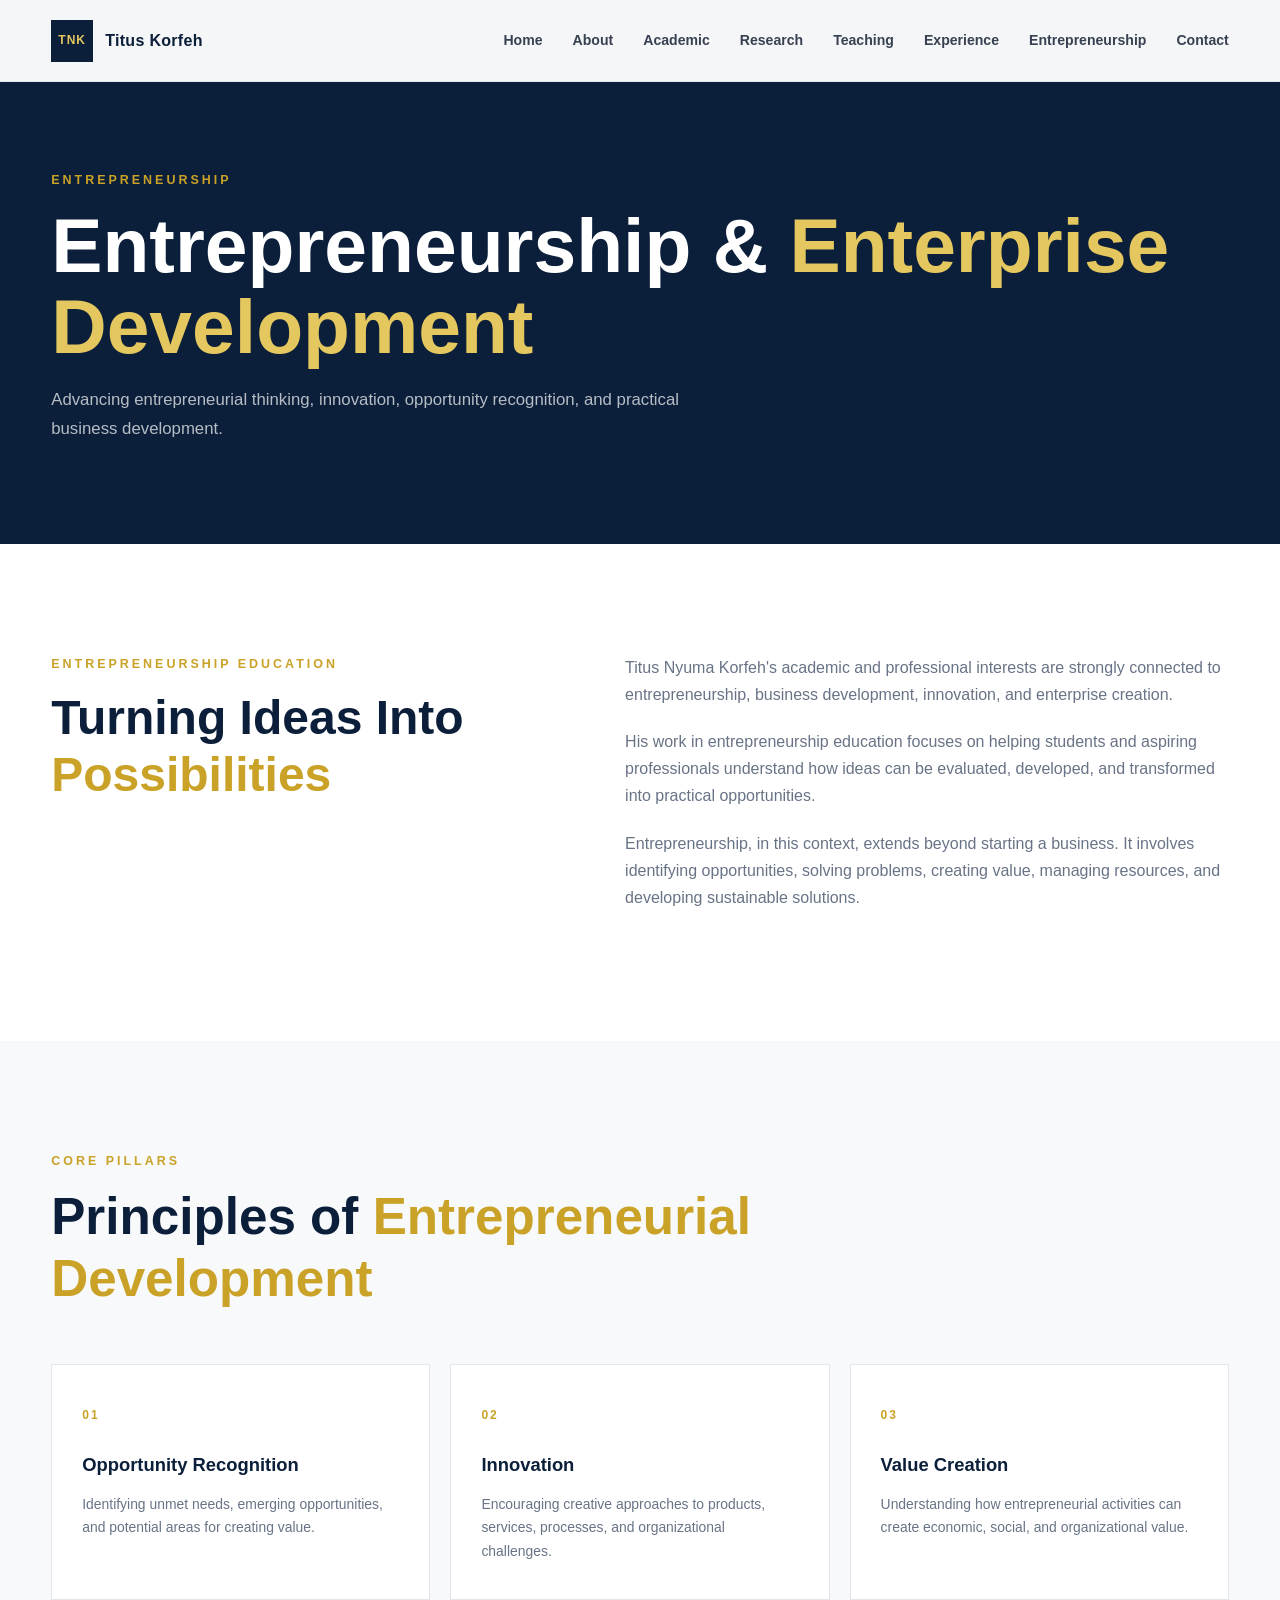
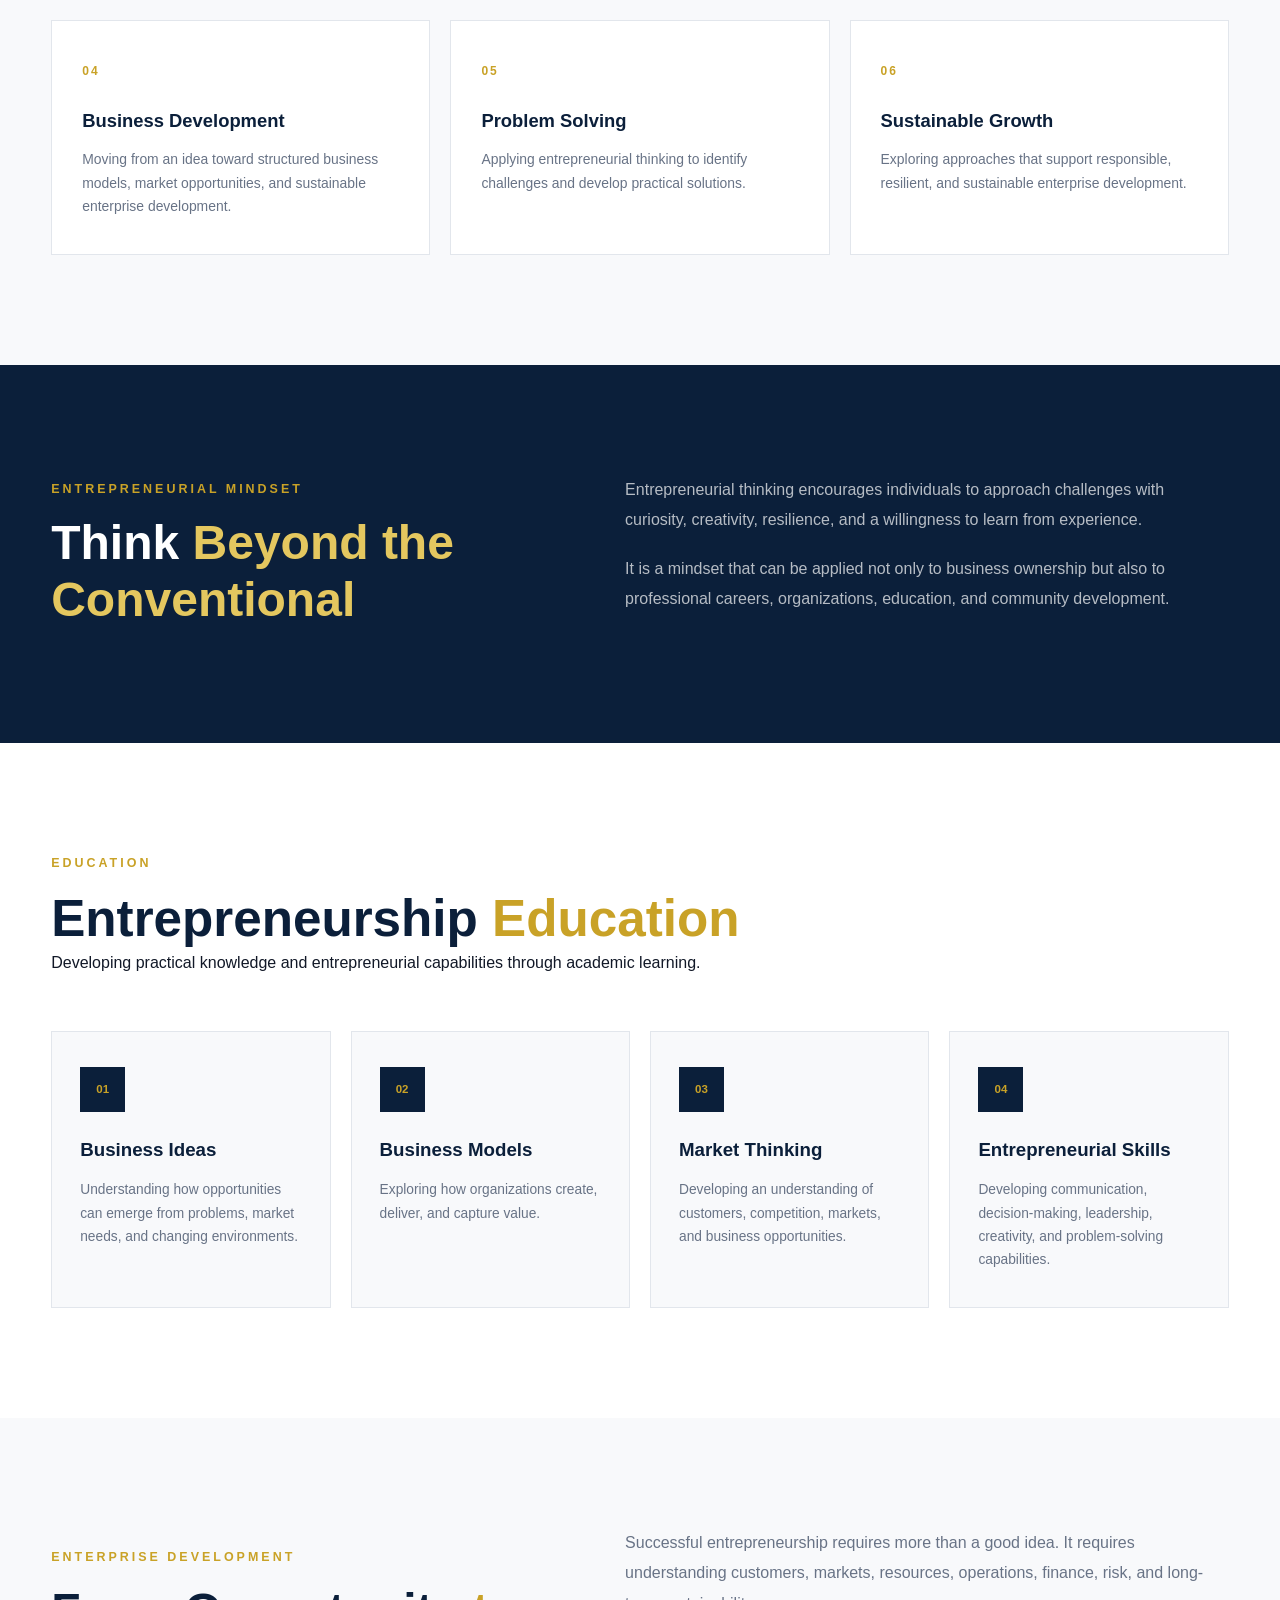
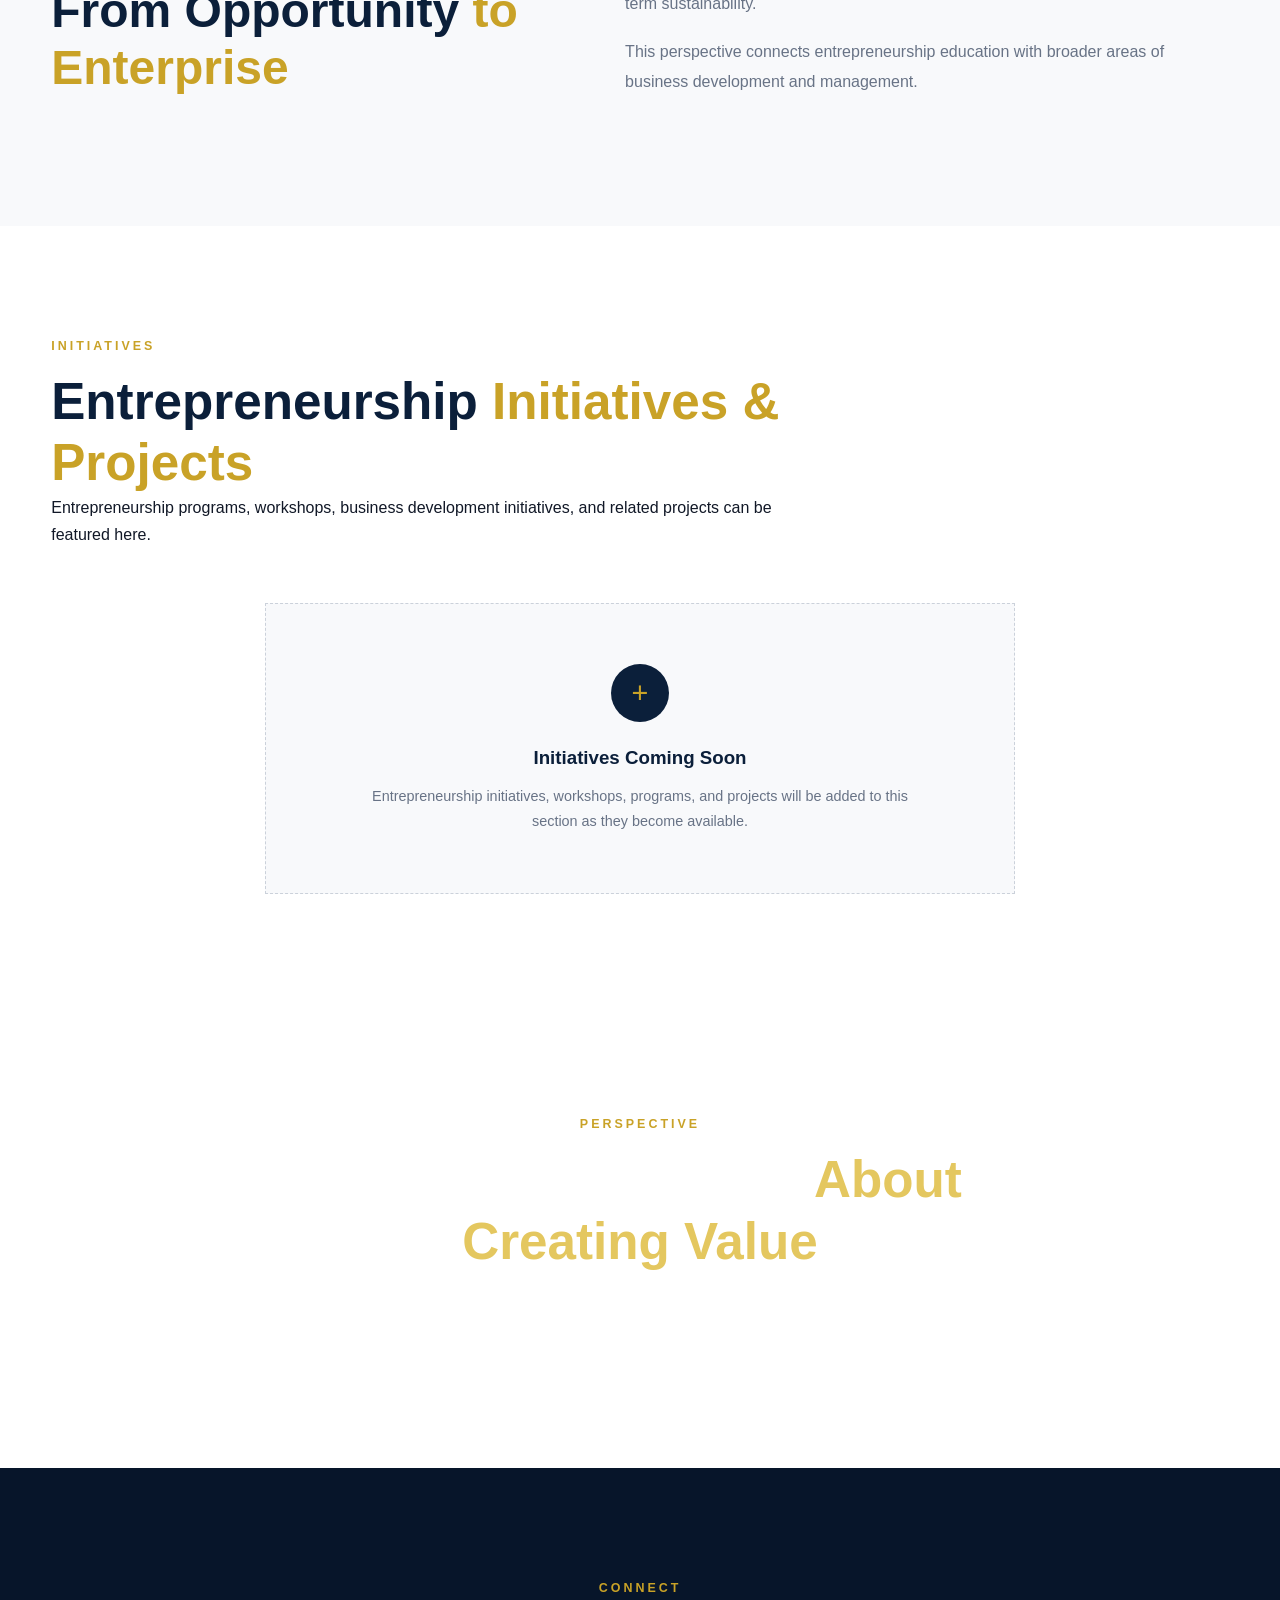
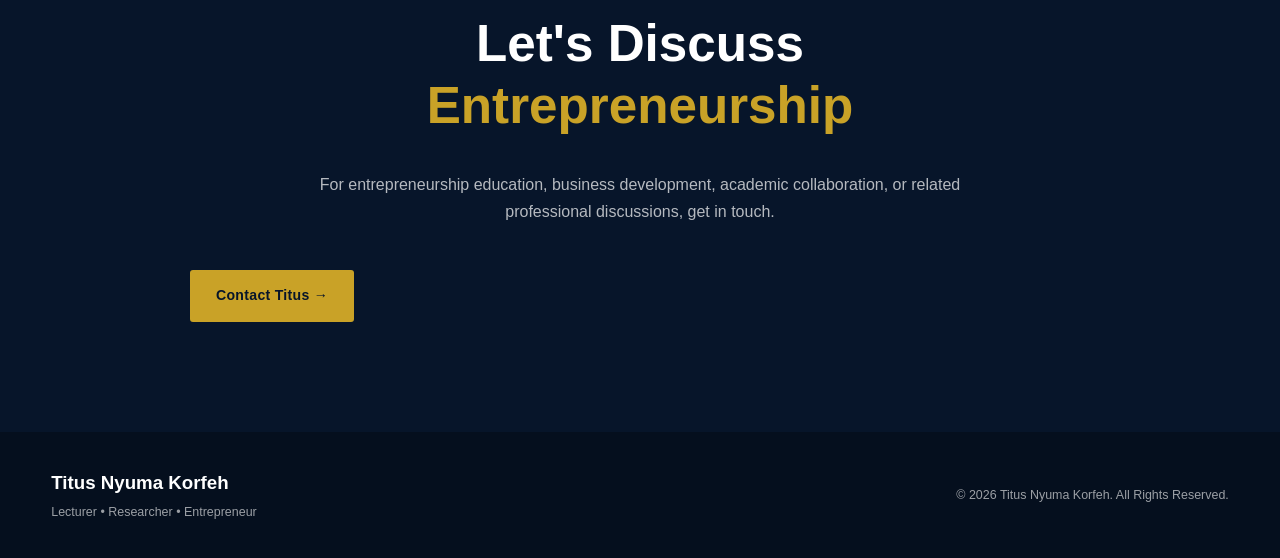
<file: entrepreneurship.html>
<!DOCTYPE html>
<html lang="en">

<head>

    <meta charset="UTF-8">
    <meta name="viewport" content="width=device-width, initial-scale=1.0">

    <title>Entrepreneurship | Titus Nyuma Korfeh</title>

    <meta
        name="description"
        content="Entrepreneurship education, business development, innovation, and entrepreneurial perspectives of Titus Nyuma Korfeh."
    >

    <link rel="stylesheet" href="style.css">

</head>

<body>


<!-- =====================================================
     NAVIGATION
====================================================== -->

<header class="navbar">

    <div class="container nav-container">

        <a href="index.html" class="logo">

            <span>TNK</span>

            <strong>Titus Korfeh</strong>

        </a>


        <nav class="nav-menu">

            <a href="index.html">Home</a>

            <a href="about.html">About</a>

            <a href="academic.html">Academic</a>

            <a href="research.html">Research</a>

            <a href="teaching.html">Teaching</a>

            <a href="experience.html">Experience</a>

            <a href="entrepreneurship.html">Entrepreneurship</a>

            <a href="contact.html">Contact</a>

        </nav>


        <button
            class="menu-toggle"
            aria-label="Open navigation"
        >
            ☰
        </button>

    </div>

</header>



<!-- =====================================================
     PAGE HERO
====================================================== -->

<section class="page-hero">

    <div class="container">

        <p class="eyebrow">
            ENTREPRENEURSHIP
        </p>

        <h1>
            Entrepreneurship &
            <span>Enterprise Development</span>
        </h1>

        <p>
            Advancing entrepreneurial thinking, innovation,
            opportunity recognition, and practical business
            development.
        </p>

    </div>

</section>



<!-- =====================================================
     ENTREPRENEURSHIP PROFILE
====================================================== -->

<section class="section entrepreneurship-profile">

    <div class="container">

        <div class="entrepreneurship-profile-grid">

            <div>

                <p class="eyebrow">
                    ENTREPRENEURSHIP EDUCATION
                </p>

                <h2>
                    Turning Ideas Into
                    <span>Possibilities</span>
                </h2>

            </div>


            <div class="entrepreneurship-profile-text">

                <p>
                    Titus Nyuma Korfeh's academic and professional
                    interests are strongly connected to
                    entrepreneurship, business development,
                    innovation, and enterprise creation.
                </p>

                <p>
                    His work in entrepreneurship education focuses
                    on helping students and aspiring professionals
                    understand how ideas can be evaluated,
                    developed, and transformed into practical
                    opportunities.
                </p>

                <p>
                    Entrepreneurship, in this context, extends
                    beyond starting a business. It involves
                    identifying opportunities, solving problems,
                    creating value, managing resources, and
                    developing sustainable solutions.
                </p>

            </div>

        </div>

    </div>

</section>



<!-- =====================================================
     ENTREPRENEURSHIP PILLARS
====================================================== -->

<section class="section entrepreneurship-pillars">

    <div class="container">

        <div class="section-heading">

            <p class="eyebrow">
                CORE PILLARS
            </p>

            <h2>
                Principles of
                <span>Entrepreneurial Development</span>
            </h2>

        </div>


        <div class="entrepreneurship-pillar-grid">


            <article class="entrepreneurship-pillar-card">

                <span>01</span>

                <h3>
                    Opportunity Recognition
                </h3>

                <p>
                    Identifying unmet needs, emerging opportunities,
                    and potential areas for creating value.
                </p>

            </article>


            <article class="entrepreneurship-pillar-card">

                <span>02</span>

                <h3>
                    Innovation
                </h3>

                <p>
                    Encouraging creative approaches to products,
                    services, processes, and organizational
                    challenges.
                </p>

            </article>


            <article class="entrepreneurship-pillar-card">

                <span>03</span>

                <h3>
                    Value Creation
                </h3>

                <p>
                    Understanding how entrepreneurial activities
                    can create economic, social, and organizational
                    value.
                </p>

            </article>


            <article class="entrepreneurship-pillar-card">

                <span>04</span>

                <h3>
                    Business Development
                </h3>

                <p>
                    Moving from an idea toward structured business
                    models, market opportunities, and sustainable
                    enterprise development.
                </p>

            </article>


            <article class="entrepreneurship-pillar-card">

                <span>05</span>

                <h3>
                    Problem Solving
                </h3>

                <p>
                    Applying entrepreneurial thinking to identify
                    challenges and develop practical solutions.
                </p>

            </article>


            <article class="entrepreneurship-pillar-card">

                <span>06</span>

                <h3>
                    Sustainable Growth
                </h3>

                <p>
                    Exploring approaches that support responsible,
                    resilient, and sustainable enterprise development.
                </p>

            </article>

        </div>

    </div>

</section>



<!-- =====================================================
     ENTREPRENEURIAL MINDSET
====================================================== -->

<section class="section entrepreneurial-mindset">

    <div class="container">

        <div class="mindset-grid">

            <div>

                <p class="eyebrow">
                    ENTREPRENEURIAL MINDSET
                </p>

                <h2>
                    Think
                    <span>Beyond the Conventional</span>
                </h2>

            </div>


            <div class="mindset-text">

                <p>
                    Entrepreneurial thinking encourages individuals
                    to approach challenges with curiosity,
                    creativity, resilience, and a willingness to
                    learn from experience.
                </p>

                <p>
                    It is a mindset that can be applied not only
                    to business ownership but also to professional
                    careers, organizations, education, and
                    community development.
                </p>

            </div>

        </div>

    </div>

</section>



<!-- =====================================================
     ENTREPRENEURSHIP EDUCATION
====================================================== -->

<section class="section entrepreneurship-education">

    <div class="container">

        <div class="section-heading">

            <p class="eyebrow">
                EDUCATION
            </p>

            <h2>
                Entrepreneurship
                <span>Education</span>
            </h2>

            <p>
                Developing practical knowledge and entrepreneurial
                capabilities through academic learning.
            </p>

        </div>


        <div class="entrepreneurship-education-grid">

            <article>

                <div class="education-icon">
                    01
                </div>

                <h3>
                    Business Ideas
                </h3>

                <p>
                    Understanding how opportunities can emerge
                    from problems, market needs, and changing
                    environments.
                </p>

            </article>


            <article>

                <div class="education-icon">
                    02
                </div>

                <h3>
                    Business Models
                </h3>

                <p>
                    Exploring how organizations create, deliver,
                    and capture value.
                </p>

            </article>


            <article>

                <div class="education-icon">
                    03
                </div>

                <h3>
                    Market Thinking
                </h3>

                <p>
                    Developing an understanding of customers,
                    competition, markets, and business opportunities.
                </p>

            </article>


            <article>

                <div class="education-icon">
                    04
                </div>

                <h3>
                    Entrepreneurial Skills
                </h3>

                <p>
                    Developing communication, decision-making,
                    leadership, creativity, and problem-solving
                    capabilities.
                </p>

            </article>

        </div>

    </div>

</section>



<!-- =====================================================
     BUSINESS DEVELOPMENT
====================================================== -->

<section class="section enterprise-development">

    <div class="container">

        <div class="enterprise-development-box">

            <div>

                <p class="eyebrow">
                    ENTERPRISE DEVELOPMENT
                </p>

                <h2>
                    From Opportunity
                    <span>to Enterprise</span>
                </h2>

            </div>


            <div>

                <p>
                    Successful entrepreneurship requires more
                    than a good idea. It requires understanding
                    customers, markets, resources, operations,
                    finance, risk, and long-term sustainability.
                </p>

                <p>
                    This perspective connects entrepreneurship
                    education with broader areas of business
                    development and management.
                </p>

            </div>

        </div>

    </div>

</section>



<!-- =====================================================
     FUTURE INITIATIVES
====================================================== -->

<section class="section entrepreneurship-initiatives">

    <div class="container">

        <div class="section-heading">

            <p class="eyebrow">
                INITIATIVES
            </p>

            <h2>
                Entrepreneurship
                <span>Initiatives & Projects</span>
            </h2>

            <p>
                Entrepreneurship programs, workshops, business
                development initiatives, and related projects
                can be featured here.
            </p>

        </div>


        <div class="initiative-placeholder">

            <div class="initiative-icon">
                +
            </div>

            <h3>
                Initiatives Coming Soon
            </h3>

            <p>
                Entrepreneurship initiatives, workshops,
                programs, and projects will be added to this
                section as they become available.
            </p>

        </div>

    </div>

</section>



<!-- =====================================================
     ENTREPRENEURSHIP STATEMENT
====================================================== -->

<section class="section entrepreneurship-statement">

    <div class="container">

        <div class="statement-box">

            <p class="eyebrow">
                PERSPECTIVE
            </p>

            <h2>
                Entrepreneurship Is
                <span>About Creating Value</span>
            </h2>

            <p>
                Entrepreneurship is not simply about creating
                businesses. It is about recognizing opportunities,
                solving meaningful problems, creating value, and
                developing the capacity to adapt in a changing
                world.
            </p>

        </div>

    </div>

</section>



<!-- =====================================================
     CONTACT CTA
====================================================== -->

<section class="contact section">

    <div class="container contact-container">

        <div class="section-heading">

            <p class="eyebrow">
                CONNECT
            </p>

            <h2>
                Let's Discuss
                <span>Entrepreneurship</span>
            </h2>

        </div>

        <p class="contact-intro">
            For entrepreneurship education, business development,
            academic collaboration, or related professional
            discussions, get in touch.
        </p>

        <a
            href="contact.html"
            class="btn btn-primary"
        >
            Contact Titus →
        </a>

    </div>

</section>



<!-- =====================================================
     FOOTER
====================================================== -->

<footer class="footer">

    <div class="container">

        <div class="footer-content">

            <div>

                <h3>
                    Titus Nyuma Korfeh
                </h3>

                <p>
                    Lecturer • Researcher • Entrepreneur
                </p>

            </div>


            <div>

                <p>
                    © 2026 Titus Nyuma Korfeh.
                    All Rights Reserved.
                </p>

            </div>

        </div>

    </div>

</footer>



<script src="script.js"></script>

</body>

</html>
</file>
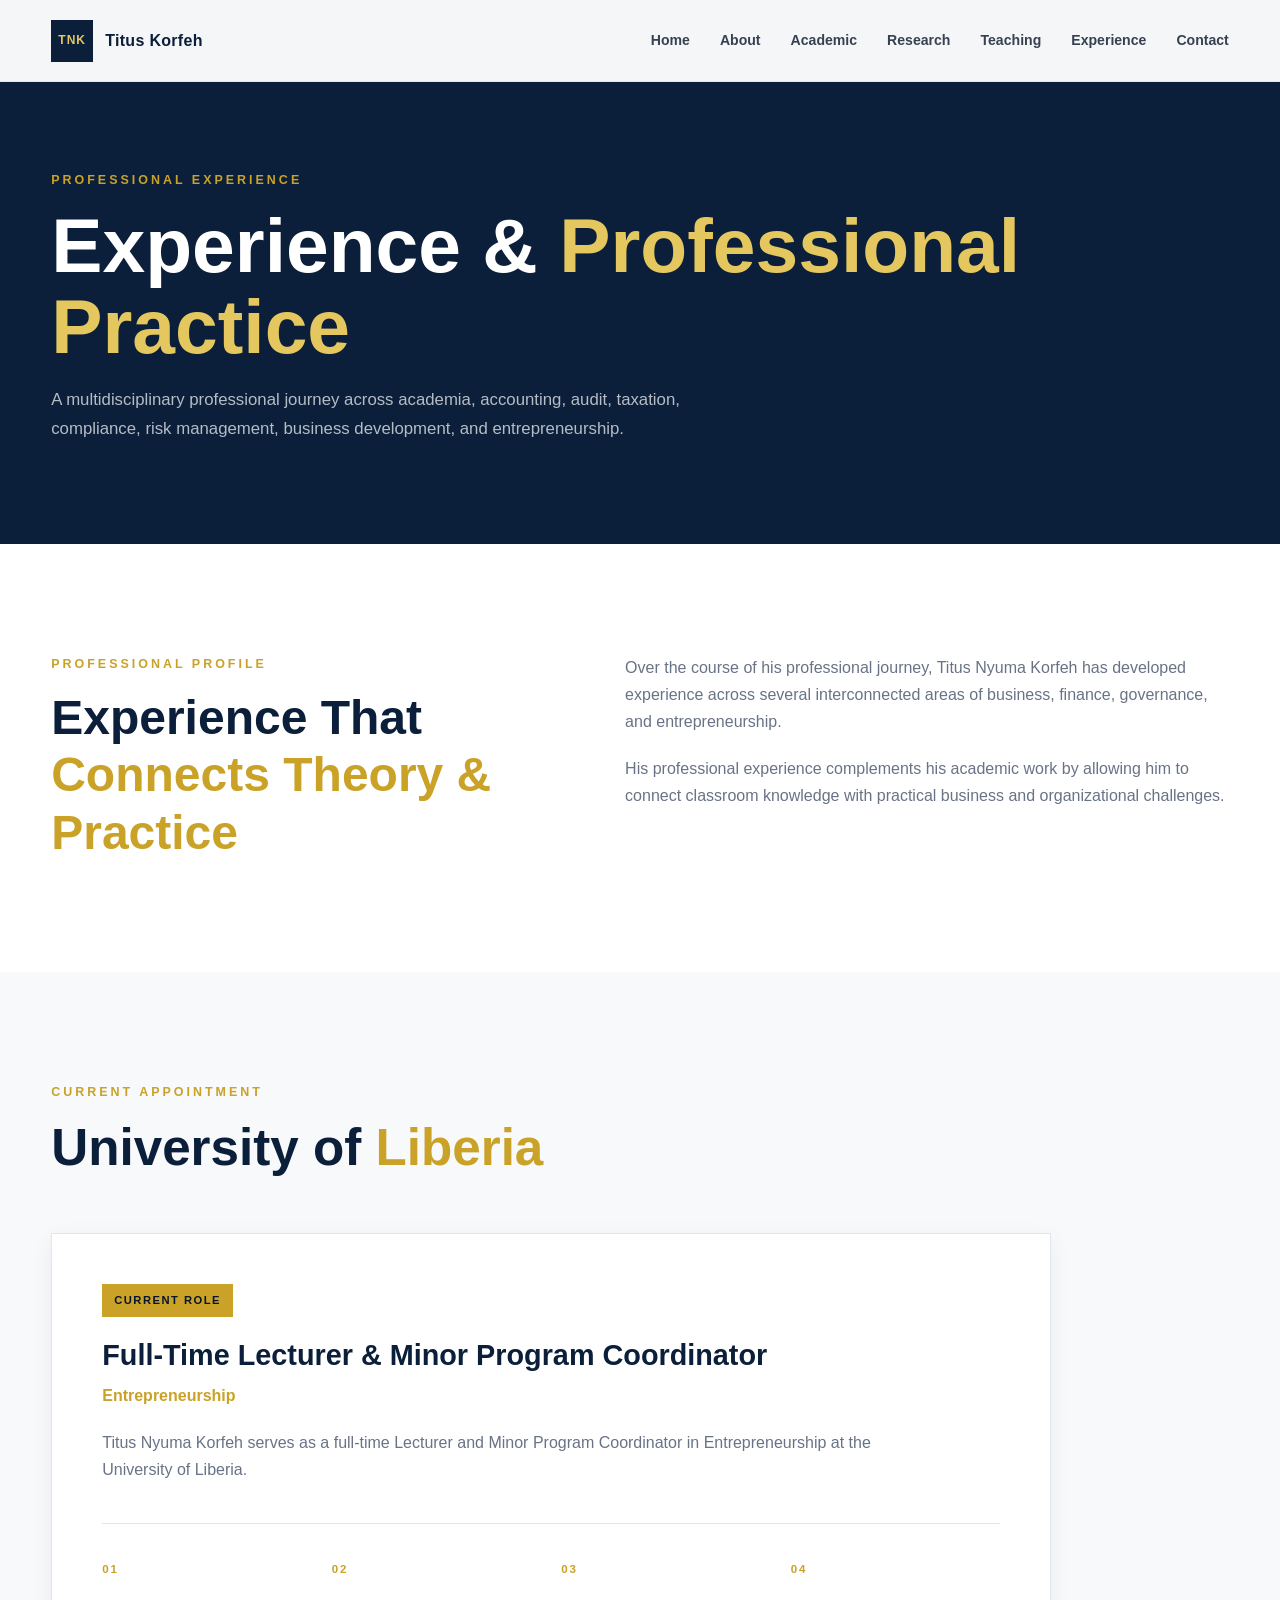
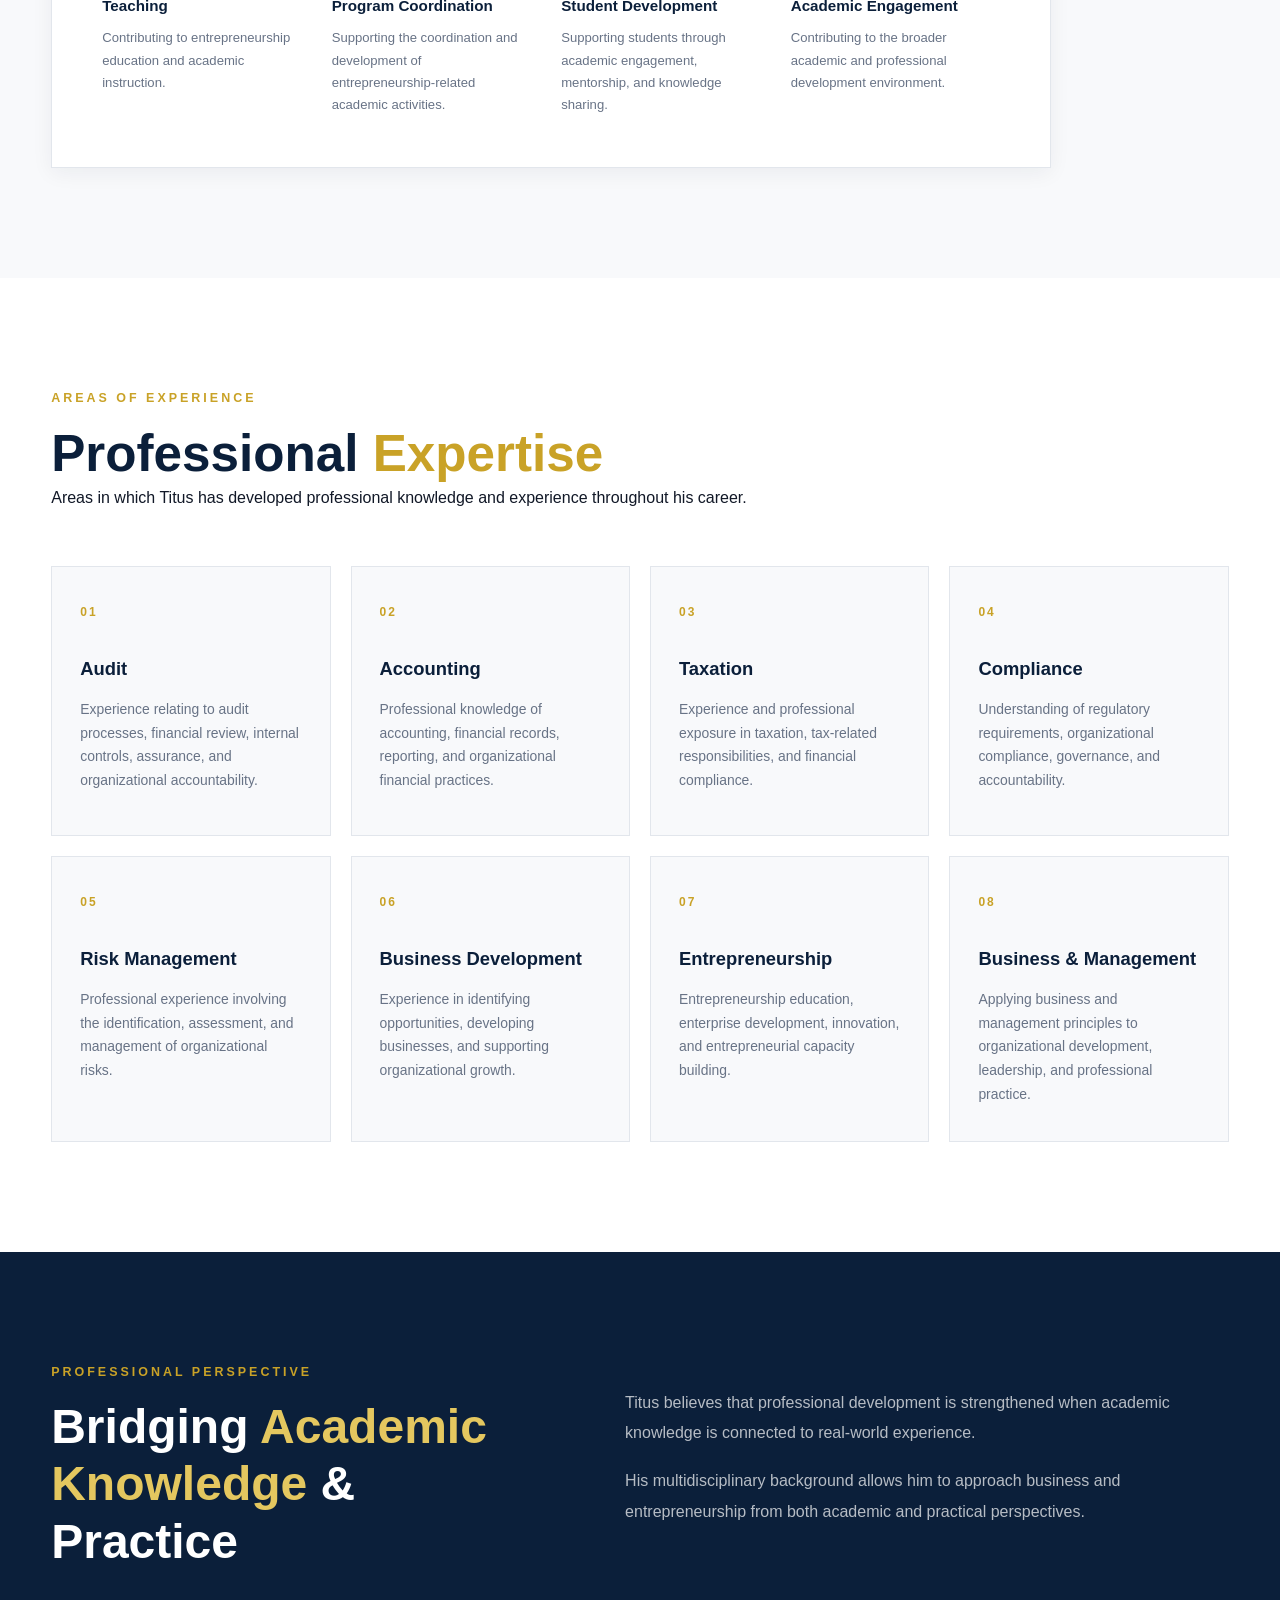
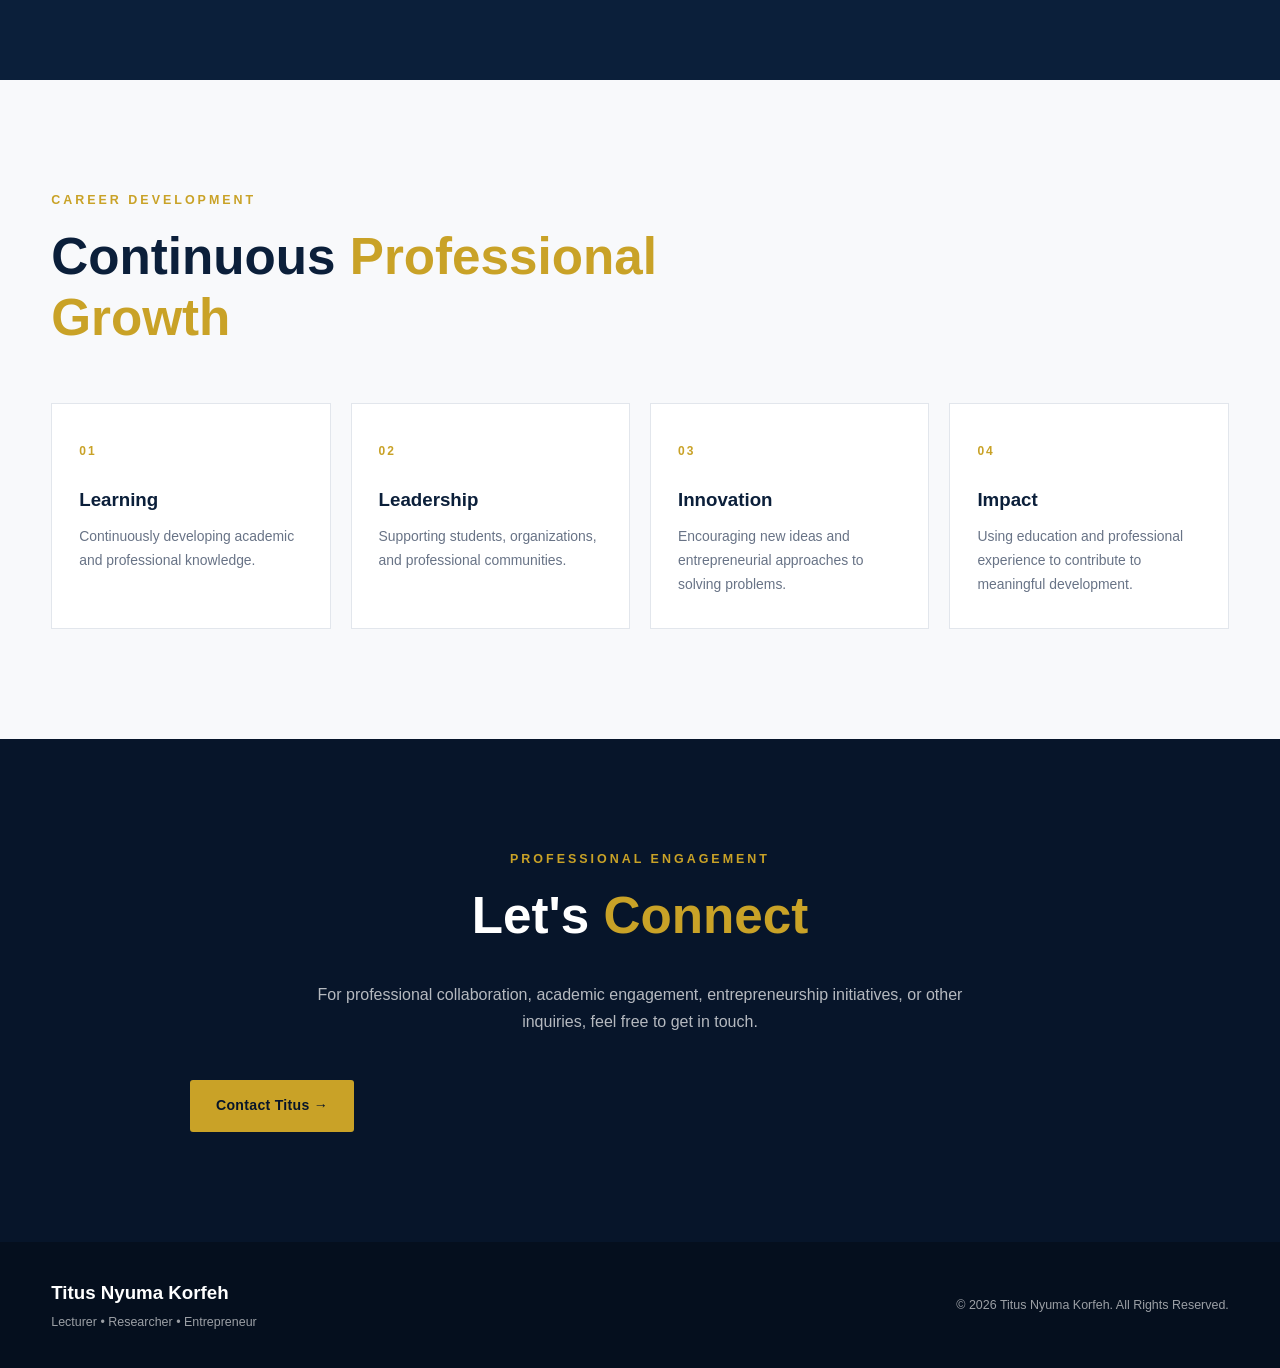
<file: experience.html>
<!DOCTYPE html>
<html lang="en">

<head>

    <meta charset="UTF-8">
    <meta name="viewport" content="width=device-width, initial-scale=1.0">

    <title>Professional Experience | Titus Nyuma Korfeh</title>

    <meta
        name="description"
        content="Professional experience and areas of expertise of Titus Nyuma Korfeh."
    >

    <link rel="stylesheet" href="style.css">

</head>

<body>


<!-- =====================================================
     NAVIGATION
====================================================== -->

<header class="navbar">

    <div class="container nav-container">

        <a href="index.html" class="logo">

            <span>TNK</span>

            <strong>Titus Korfeh</strong>

        </a>


        <nav class="nav-menu">

            <a href="index.html">Home</a>

            <a href="about.html">About</a>

            <a href="academic.html">Academic</a>

            <a href="research.html">Research</a>

            <a href="teaching.html">Teaching</a>

            <a href="experience.html">Experience</a>

            <a href="contact.html">Contact</a>

        </nav>


        <button
            class="menu-toggle"
            aria-label="Open navigation"
        >
            ☰
        </button>

    </div>

</header>



<!-- =====================================================
     PAGE HERO
====================================================== -->

<section class="page-hero">

    <div class="container">

        <p class="eyebrow">
            PROFESSIONAL EXPERIENCE
        </p>

        <h1>
            Experience &
            <span>Professional Practice</span>
        </h1>

        <p>
            A multidisciplinary professional journey across
            academia, accounting, audit, taxation, compliance,
            risk management, business development, and
            entrepreneurship.
        </p>

    </div>

</section>



<!-- =====================================================
     PROFESSIONAL INTRODUCTION
====================================================== -->

<section class="section experience-introduction">

    <div class="container">

        <div class="experience-intro-grid">

            <div>

                <p class="eyebrow">
                    PROFESSIONAL PROFILE
                </p>

                <h2>
                    Experience That
                    <span>Connects Theory & Practice</span>
                </h2>

            </div>


            <div class="experience-intro-text">

                <p>
                    Over the course of his professional journey,
                    Titus Nyuma Korfeh has developed experience
                    across several interconnected areas of
                    business, finance, governance, and
                    entrepreneurship.
                </p>

                <p>
                    His professional experience complements his
                    academic work by allowing him to connect
                    classroom knowledge with practical business
                    and organizational challenges.
                </p>

            </div>

        </div>

    </div>

</section>



<!-- =====================================================
     CURRENT POSITION
====================================================== -->

<section class="section current-position">

    <div class="container">

        <div class="section-heading">

            <p class="eyebrow">
                CURRENT APPOINTMENT
            </p>

            <h2>
                University of
                <span>Liberia</span>
            </h2>

        </div>


        <div class="current-position-card">

            <div class="position-label">
                CURRENT ROLE
            </div>


            <h3>
                Full-Time Lecturer & Minor Program Coordinator
            </h3>


            <h4>
                Entrepreneurship
            </h4>


            <p>
                Titus Nyuma Korfeh serves as a full-time Lecturer
                and Minor Program Coordinator in Entrepreneurship
                at the University of Liberia.
            </p>


            <div class="responsibility-grid">

                <div>

                    <span>01</span>

                    <h5>
                        Teaching
                    </h5>

                    <p>
                        Contributing to entrepreneurship education
                        and academic instruction.
                    </p>

                </div>


                <div>

                    <span>02</span>

                    <h5>
                        Program Coordination
                    </h5>

                    <p>
                        Supporting the coordination and development
                        of entrepreneurship-related academic
                        activities.
                    </p>

                </div>


                <div>

                    <span>03</span>

                    <h5>
                        Student Development
                    </h5>

                    <p>
                        Supporting students through academic
                        engagement, mentorship, and knowledge
                        sharing.
                    </p>

                </div>


                <div>

                    <span>04</span>

                    <h5>
                        Academic Engagement
                    </h5>

                    <p>
                        Contributing to the broader academic and
                        professional development environment.
                    </p>

                </div>

            </div>

        </div>

    </div>

</section>



<!-- =====================================================
     PROFESSIONAL EXPERTISE
====================================================== -->

<section class="section professional-expertise">

    <div class="container">

        <div class="section-heading">

            <p class="eyebrow">
                AREAS OF EXPERIENCE
            </p>

            <h2>
                Professional
                <span>Expertise</span>
            </h2>

            <p>
                Areas in which Titus has developed professional
                knowledge and experience throughout his career.
            </p>

        </div>


        <div class="professional-expertise-grid">


            <article class="professional-card">

                <div class="professional-number">
                    01
                </div>

                <h3>
                    Audit
                </h3>

                <p>
                    Experience relating to audit processes,
                    financial review, internal controls,
                    assurance, and organizational accountability.
                </p>

            </article>



            <article class="professional-card">

                <div class="professional-number">
                    02
                </div>

                <h3>
                    Accounting
                </h3>

                <p>
                    Professional knowledge of accounting,
                    financial records, reporting, and
                    organizational financial practices.
                </p>

            </article>



            <article class="professional-card">

                <div class="professional-number">
                    03
                </div>

                <h3>
                    Taxation
                </h3>

                <p>
                    Experience and professional exposure in
                    taxation, tax-related responsibilities,
                    and financial compliance.
                </p>

            </article>



            <article class="professional-card">

                <div class="professional-number">
                    04
                </div>

                <h3>
                    Compliance
                </h3>

                <p>
                    Understanding of regulatory requirements,
                    organizational compliance, governance, and
                    accountability.
                </p>

            </article>



            <article class="professional-card">

                <div class="professional-number">
                    05
                </div>

                <h3>
                    Risk Management
                </h3>

                <p>
                    Professional experience involving the
                    identification, assessment, and management
                    of organizational risks.
                </p>

            </article>



            <article class="professional-card">

                <div class="professional-number">
                    06
                </div>

                <h3>
                    Business Development
                </h3>

                <p>
                    Experience in identifying opportunities,
                    developing businesses, and supporting
                    organizational growth.
                </p>

            </article>



            <article class="professional-card">

                <div class="professional-number">
                    07
                </div>

                <h3>
                    Entrepreneurship
                </h3>

                <p>
                    Entrepreneurship education, enterprise
                    development, innovation, and entrepreneurial
                    capacity building.
                </p>

            </article>



            <article class="professional-card">

                <div class="professional-number">
                    08
                </div>

                <h3>
                    Business & Management
                </h3>

                <p>
                    Applying business and management principles
                    to organizational development, leadership,
                    and professional practice.
                </p>

            </article>

        </div>

    </div>

</section>



<!-- =====================================================
     PROFESSIONAL PERSPECTIVE
====================================================== -->

<section class="section professional-perspective">

    <div class="container">

        <div class="perspective-box">

            <div>

                <p class="eyebrow">
                    PROFESSIONAL PERSPECTIVE
                </p>

                <h2>
                    Bridging
                    <span>Academic Knowledge</span>
                    & Practice
                </h2>

            </div>


            <div>

                <p>
                    Titus believes that professional development
                    is strengthened when academic knowledge is
                    connected to real-world experience.
                </p>

                <p>
                    His multidisciplinary background allows him
                    to approach business and entrepreneurship
                    from both academic and practical perspectives.
                </p>

            </div>

        </div>

    </div>

</section>



<!-- =====================================================
     CAREER DEVELOPMENT
====================================================== -->

<section class="section career-development">

    <div class="container">

        <div class="section-heading">

            <p class="eyebrow">
                CAREER DEVELOPMENT
            </p>

            <h2>
                Continuous
                <span>Professional Growth</span>
            </h2>

        </div>


        <div class="career-grid">

            <div class="career-item">

                <span>01</span>

                <h3>
                    Learning
                </h3>

                <p>
                    Continuously developing academic and
                    professional knowledge.
                </p>

            </div>


            <div class="career-item">

                <span>02</span>

                <h3>
                    Leadership
                </h3>

                <p>
                    Supporting students, organizations,
                    and professional communities.
                </p>

            </div>


            <div class="career-item">

                <span>03</span>

                <h3>
                    Innovation
                </h3>

                <p>
                    Encouraging new ideas and entrepreneurial
                    approaches to solving problems.
                </p>

            </div>


            <div class="career-item">

                <span>04</span>

                <h3>
                    Impact
                </h3>

                <p>
                    Using education and professional experience
                    to contribute to meaningful development.
                </p>

            </div>

        </div>

    </div>

</section>



<!-- =====================================================
     CONTACT CTA
====================================================== -->

<section class="contact section">

    <div class="container contact-container">

        <div class="section-heading">

            <p class="eyebrow">
                PROFESSIONAL ENGAGEMENT
            </p>

            <h2>
                Let's
                <span>Connect</span>
            </h2>

        </div>

        <p class="contact-intro">
            For professional collaboration, academic engagement,
            entrepreneurship initiatives, or other inquiries,
            feel free to get in touch.
        </p>

        <a
            href="contact.html"
            class="btn btn-primary"
        >
            Contact Titus →
        </a>

    </div>

</section>



<!-- =====================================================
     FOOTER
====================================================== -->

<footer class="footer">

    <div class="container">

        <div class="footer-content">

            <div>

                <h3>
                    Titus Nyuma Korfeh
                </h3>

                <p>
                    Lecturer • Researcher • Entrepreneur
                </p>

            </div>


            <div>

                <p>
                    © 2026 Titus Nyuma Korfeh.
                    All Rights Reserved.
                </p>

            </div>

        </div>

    </div>

</footer>



<script src="script.js"></script>

</body>

</html>
</file>
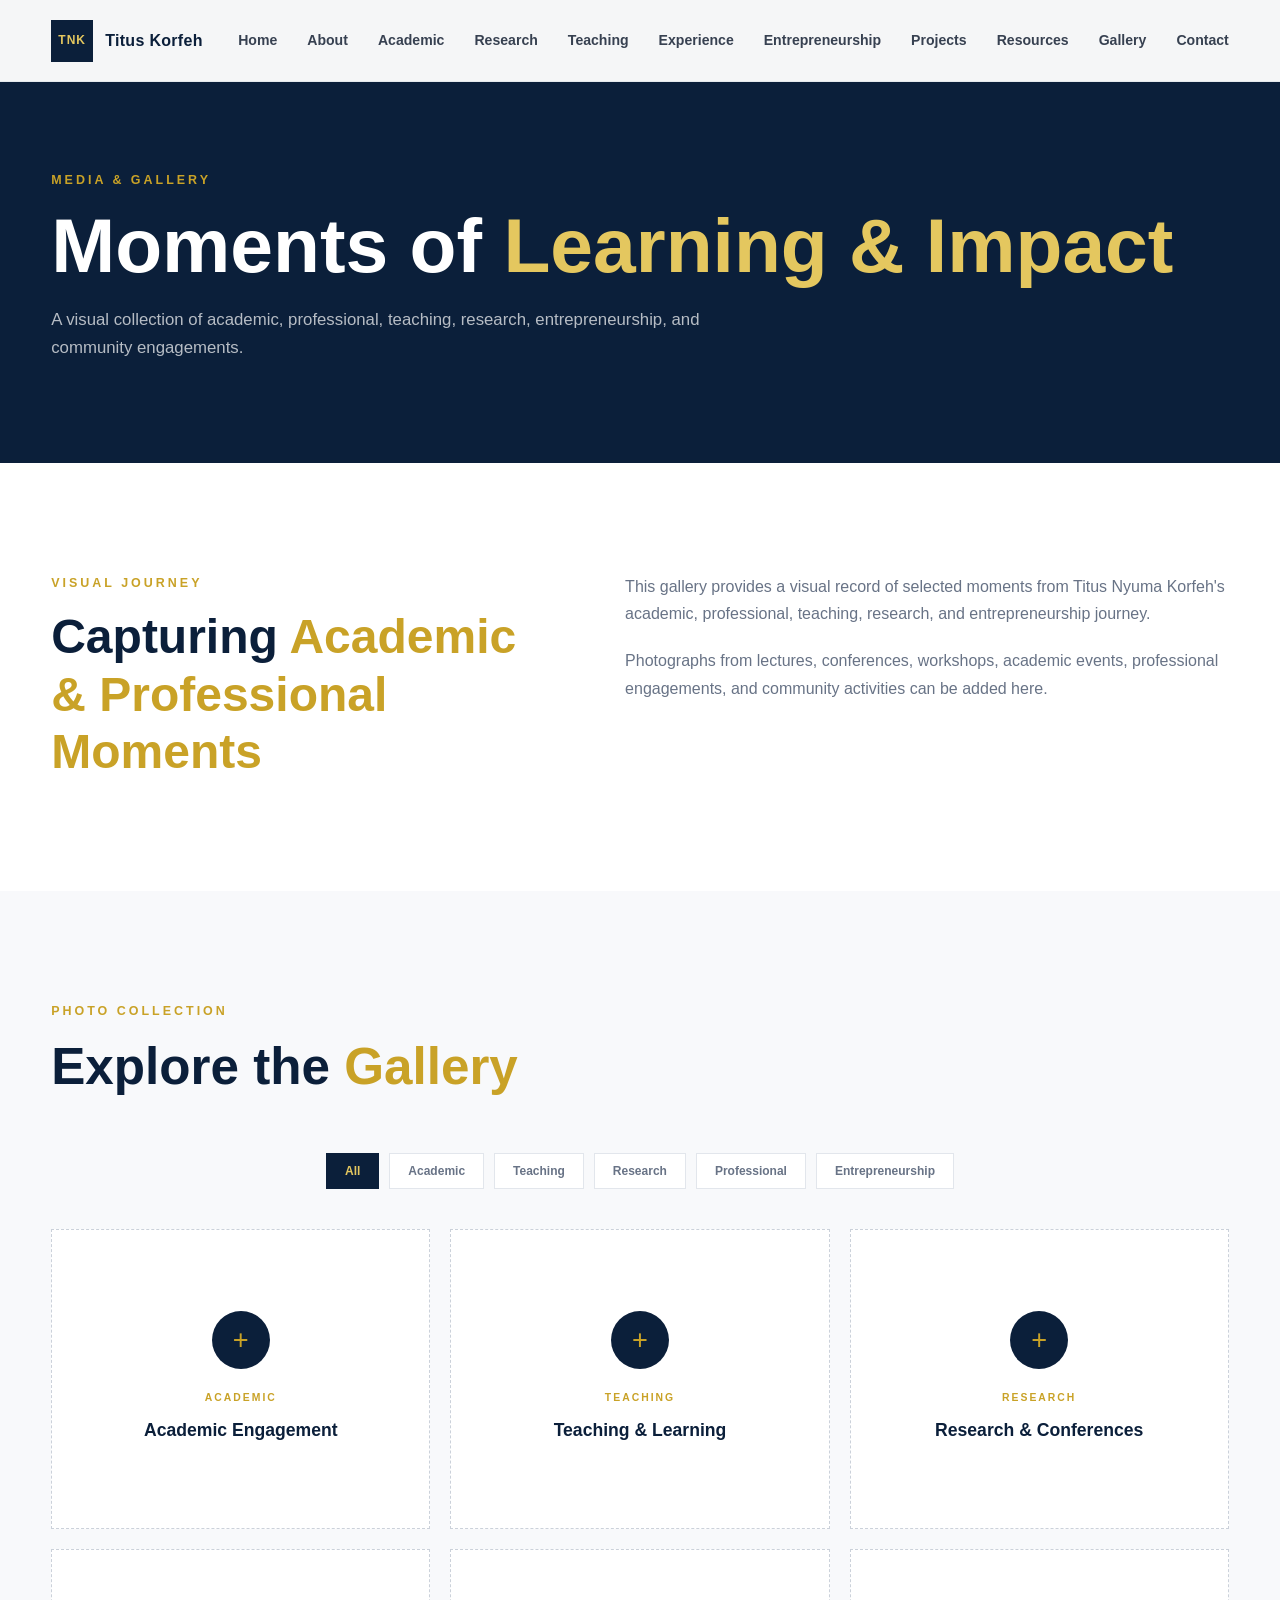
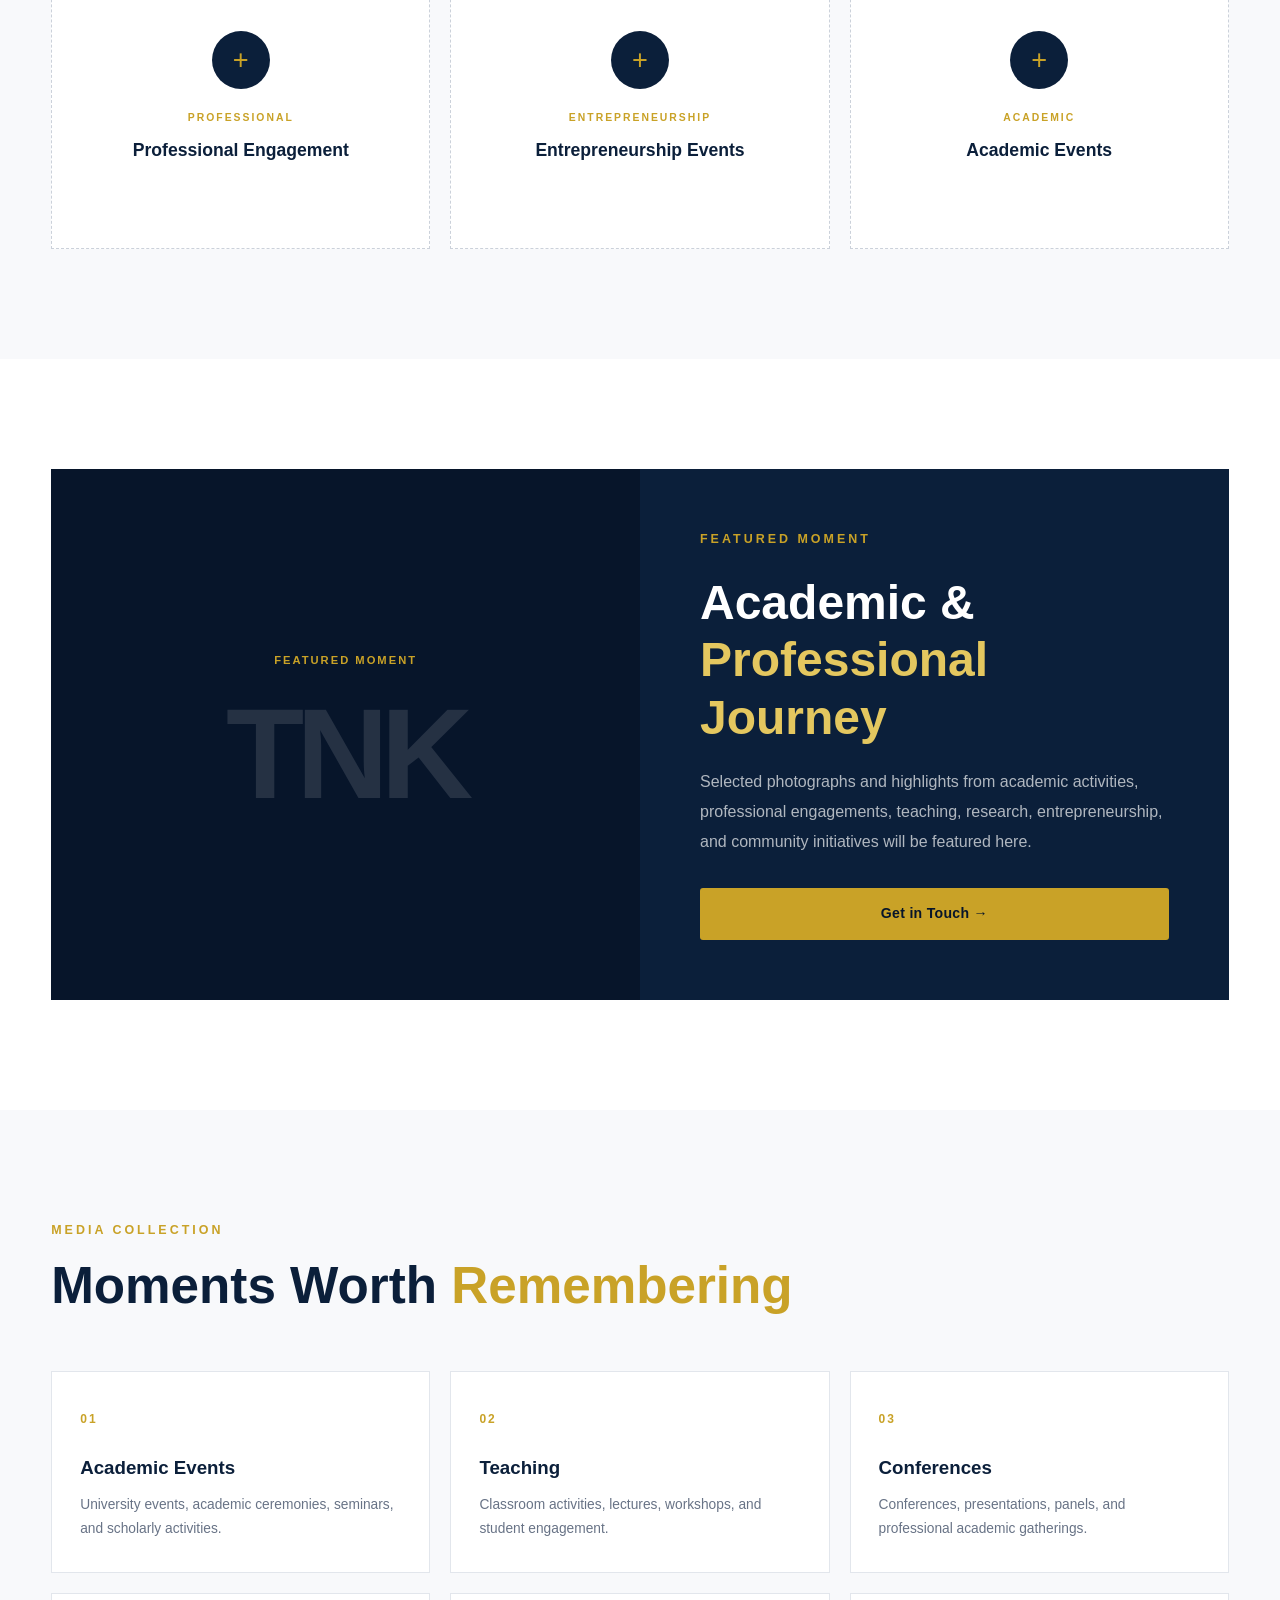
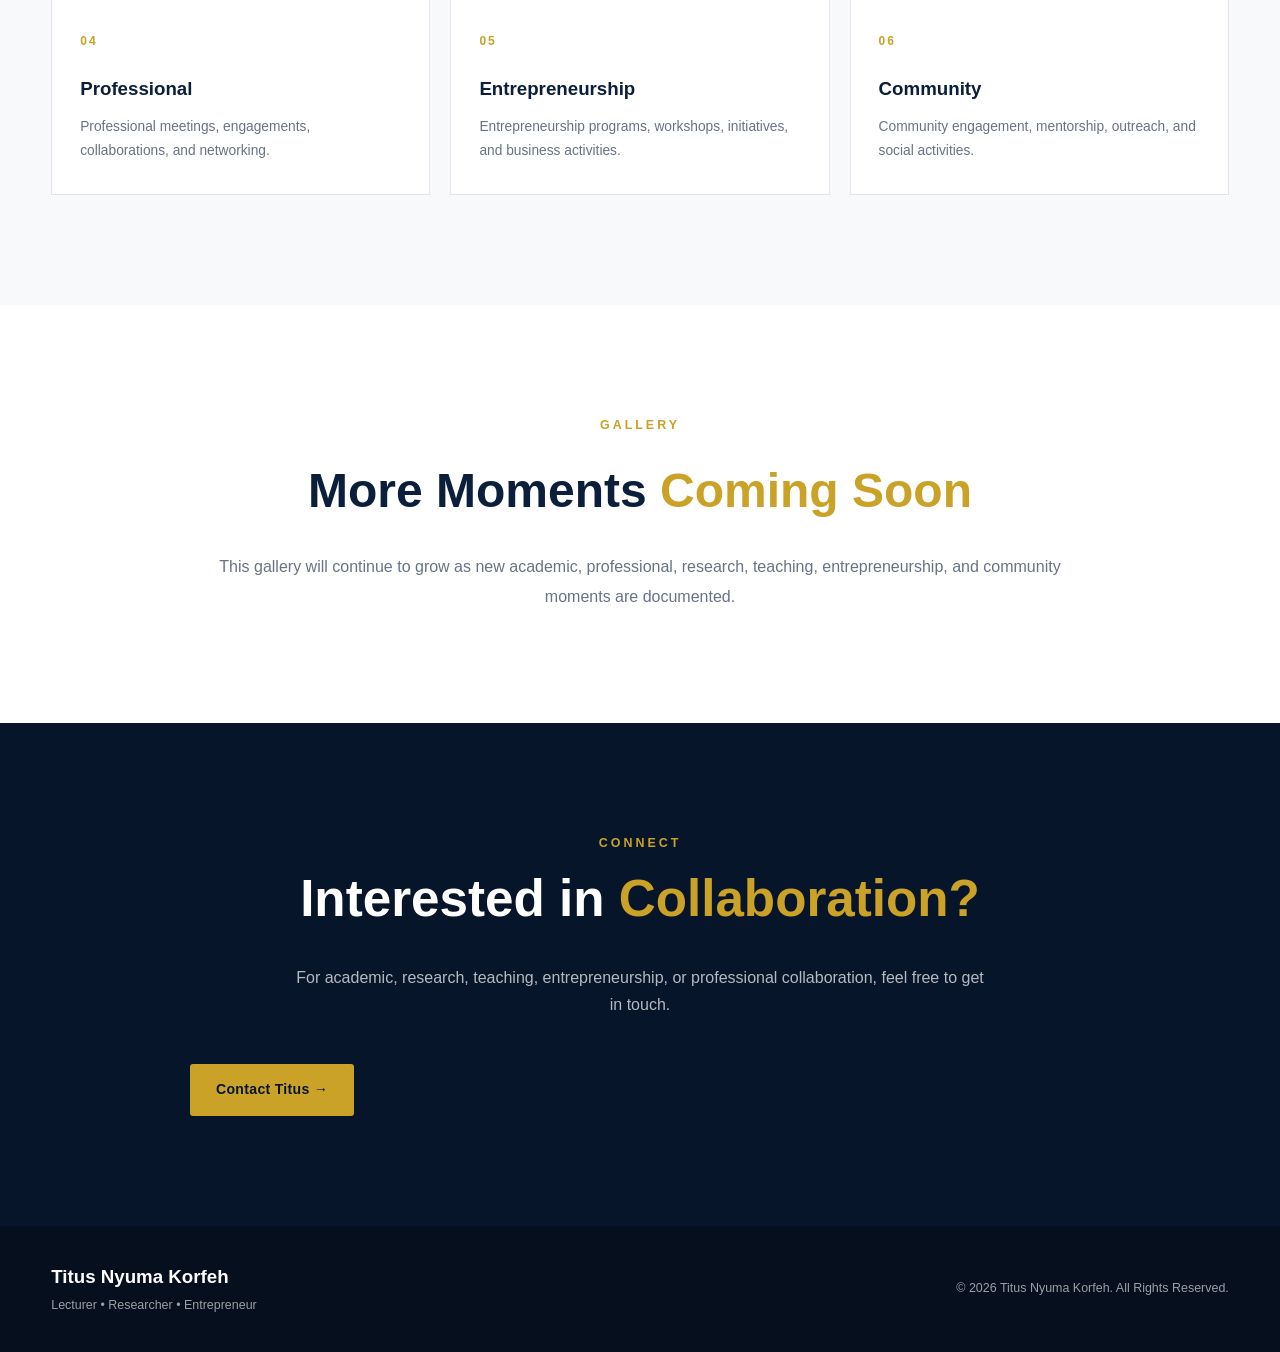
<file: gallery.html>
<!DOCTYPE html>
<html lang="en">

<head>

    <meta charset="UTF-8">
    <meta name="viewport" content="width=device-width, initial-scale=1.0">

    <title>Media & Gallery | Titus Nyuma Korfeh</title>

    <meta
        name="description"
        content="Academic, professional, teaching, research, and entrepreneurship gallery of Titus Nyuma Korfeh."
    >

    <link rel="stylesheet" href="style.css">

</head>

<body>


<!-- =====================================================
     NAVIGATION
====================================================== -->

<header class="navbar">

    <div class="container nav-container">

        <a href="index.html" class="logo">

            <span>TNK</span>

            <strong>Titus Korfeh</strong>

        </a>


        <nav class="nav-menu">

            <a href="index.html">Home</a>

            <a href="about.html">About</a>

            <a href="academic.html">Academic</a>

            <a href="research.html">Research</a>

            <a href="teaching.html">Teaching</a>

            <a href="experience.html">Experience</a>

            <a href="entrepreneurship.html">Entrepreneurship</a>

            <a href="projects.html">Projects</a>

            <a href="resources.html">Resources</a>

            <a href="gallery.html">Gallery</a>

            <a href="contact.html">Contact</a>

        </nav>


        <button
            class="menu-toggle"
            aria-label="Open navigation"
        >
            ☰
        </button>

    </div>

</header>



<!-- =====================================================
     PAGE HERO
====================================================== -->

<section class="page-hero">

    <div class="container">

        <p class="eyebrow">
            MEDIA & GALLERY
        </p>

        <h1>
            Moments of
            <span>Learning & Impact</span>
        </h1>

        <p>
            A visual collection of academic, professional,
            teaching, research, entrepreneurship, and community
            engagements.
        </p>

    </div>

</section>



<!-- =====================================================
     GALLERY INTRODUCTION
====================================================== -->

<section class="section gallery-introduction">

    <div class="container">

        <div class="gallery-intro-grid">

            <div>

                <p class="eyebrow">
                    VISUAL JOURNEY
                </p>

                <h2>
                    Capturing
                    <span>Academic & Professional Moments</span>
                </h2>

            </div>


            <div class="gallery-intro-text">

                <p>
                    This gallery provides a visual record of
                    selected moments from Titus Nyuma Korfeh's
                    academic, professional, teaching, research,
                    and entrepreneurship journey.
                </p>

                <p>
                    Photographs from lectures, conferences,
                    workshops, academic events, professional
                    engagements, and community activities can
                    be added here.
                </p>

            </div>

        </div>

    </div>

</section>



<!-- =====================================================
     GALLERY FILTERS
====================================================== -->

<section class="section gallery-section">

    <div class="container">

        <div class="section-heading">

            <p class="eyebrow">
                PHOTO COLLECTION
            </p>

            <h2>
                Explore the
                <span>Gallery</span>
            </h2>

        </div>


        <div class="gallery-filters">

            <button
                class="gallery-filter active"
                data-filter="all"
            >
                All
            </button>

            <button
                class="gallery-filter"
                data-filter="academic"
            >
                Academic
            </button>

            <button
                class="gallery-filter"
                data-filter="teaching"
            >
                Teaching
            </button>

            <button
                class="gallery-filter"
                data-filter="research"
            >
                Research
            </button>

            <button
                class="gallery-filter"
                data-filter="professional"
            >
                Professional
            </button>

            <button
                class="gallery-filter"
                data-filter="entrepreneurship"
            >
                Entrepreneurship
            </button>

        </div>



        <!-- =================================================
             GALLERY GRID
        ================================================== -->

        <div class="gallery-grid">


            <!-- IMAGE 1 -->

            <article
                class="gallery-item"
                data-category="academic"
            >

                <div class="gallery-placeholder">

                    <div class="gallery-placeholder-icon">
                        +
                    </div>

                    <span>
                        ACADEMIC
                    </span>

                    <h3>
                        Academic Engagement
                    </h3>

                </div>

            </article>



            <!-- IMAGE 2 -->

            <article
                class="gallery-item"
                data-category="teaching"
            >

                <div class="gallery-placeholder">

                    <div class="gallery-placeholder-icon">
                        +
                    </div>

                    <span>
                        TEACHING
                    </span>

                    <h3>
                        Teaching & Learning
                    </h3>

                </div>

            </article>



            <!-- IMAGE 3 -->

            <article
                class="gallery-item"
                data-category="research"
            >

                <div class="gallery-placeholder">

                    <div class="gallery-placeholder-icon">
                        +
                    </div>

                    <span>
                        RESEARCH
                    </span>

                    <h3>
                        Research & Conferences
                    </h3>

                </div>

            </article>



            <!-- IMAGE 4 -->

            <article
                class="gallery-item"
                data-category="professional"
            >

                <div class="gallery-placeholder">

                    <div class="gallery-placeholder-icon">
                        +
                    </div>

                    <span>
                        PROFESSIONAL
                    </span>

                    <h3>
                        Professional Engagement
                    </h3>

                </div>

            </article>



            <!-- IMAGE 5 -->

            <article
                class="gallery-item"
                data-category="entrepreneurship"
            >

                <div class="gallery-placeholder">

                    <div class="gallery-placeholder-icon">
                        +
                    </div>

                    <span>
                        ENTREPRENEURSHIP
                    </span>

                    <h3>
                        Entrepreneurship Events
                    </h3>

                </div>

            </article>



            <!-- IMAGE 6 -->

            <article
                class="gallery-item"
                data-category="academic"
            >

                <div class="gallery-placeholder">

                    <div class="gallery-placeholder-icon">
                        +
                    </div>

                    <span>
                        ACADEMIC
                    </span>

                    <h3>
                        Academic Events
                    </h3>

                </div>

            </article>


        </div>

    </div>

</section>



<!-- =====================================================
     FEATURED MOMENT
====================================================== -->

<section class="section featured-moment">

    <div class="container">

        <div class="featured-moment-box">

            <div class="featured-moment-visual">

                <div class="featured-visual-content">

                    <span>
                        FEATURED MOMENT
                    </span>

                    <strong>
                        TNK
                    </strong>

                </div>

            </div>


            <div class="featured-moment-content">

                <p class="eyebrow">
                    FEATURED MOMENT
                </p>

                <h2>
                    Academic &
                    <span>Professional Journey</span>
                </h2>

                <p>
                    Selected photographs and highlights from
                    academic activities, professional engagements,
                    teaching, research, entrepreneurship, and
                    community initiatives will be featured here.
                </p>

                <a
                    href="contact.html"
                    class="btn btn-primary"
                >
                    Get in Touch →
                </a>

            </div>

        </div>

    </div>

</section>



<!-- =====================================================
     MEDIA CATEGORIES
====================================================== -->

<section class="section media-categories">

    <div class="container">

        <div class="section-heading">

            <p class="eyebrow">
                MEDIA COLLECTION
            </p>

            <h2>
                Moments Worth
                <span>Remembering</span>
            </h2>

        </div>


        <div class="media-category-grid">


            <div class="media-category">

                <span>01</span>

                <h3>
                    Academic Events
                </h3>

                <p>
                    University events, academic ceremonies,
                    seminars, and scholarly activities.
                </p>

            </div>


            <div class="media-category">

                <span>02</span>

                <h3>
                    Teaching
                </h3>

                <p>
                    Classroom activities, lectures, workshops,
                    and student engagement.
                </p>

            </div>


            <div class="media-category">

                <span>03</span>

                <h3>
                    Conferences
                </h3>

                <p>
                    Conferences, presentations, panels, and
                    professional academic gatherings.
                </p>

            </div>


            <div class="media-category">

                <span>04</span>

                <h3>
                    Professional
                </h3>

                <p>
                    Professional meetings, engagements,
                    collaborations, and networking.
                </p>

            </div>


            <div class="media-category">

                <span>05</span>

                <h3>
                    Entrepreneurship
                </h3>

                <p>
                    Entrepreneurship programs, workshops,
                    initiatives, and business activities.
                </p>

            </div>


            <div class="media-category">

                <span>06</span>

                <h3>
                    Community
                </h3>

                <p>
                    Community engagement, mentorship,
                    outreach, and social activities.
                </p>

            </div>

        </div>

    </div>

</section>



<!-- =====================================================
     GALLERY NOTE
====================================================== -->

<section class="section gallery-note">

    <div class="container">

        <div class="gallery-note-box">

            <p class="eyebrow">
                GALLERY
            </p>

            <h2>
                More Moments
                <span>Coming Soon</span>
            </h2>

            <p>
                This gallery will continue to grow as new
                academic, professional, research, teaching,
                entrepreneurship, and community moments are
                documented.
            </p>

        </div>

    </div>

</section>



<!-- =====================================================
     CONTACT CTA
====================================================== -->

<section class="contact section">

    <div class="container contact-container">

        <div class="section-heading">

            <p class="eyebrow">
                CONNECT
            </p>

            <h2>
                Interested in
                <span>Collaboration?</span>
            </h2>

        </div>

        <p class="contact-intro">
            For academic, research, teaching, entrepreneurship,
            or professional collaboration, feel free to get in
            touch.
        </p>

        <a
            href="contact.html"
            class="btn btn-primary"
        >
            Contact Titus →
        </a>

    </div>

</section>



<!-- =====================================================
     FOOTER
====================================================== -->

<footer class="footer">

    <div class="container">

        <div class="footer-content">

            <div>

                <h3>
                    Titus Nyuma Korfeh
                </h3>

                <p>
                    Lecturer • Researcher • Entrepreneur
                </p>

            </div>


            <div>

                <p>
                    © 2026 Titus Nyuma Korfeh.
                    All Rights Reserved.
                </p>

            </div>

        </div>

    </div>

</footer>



<script src="script.js"></script>

</body>

</html>
</file>
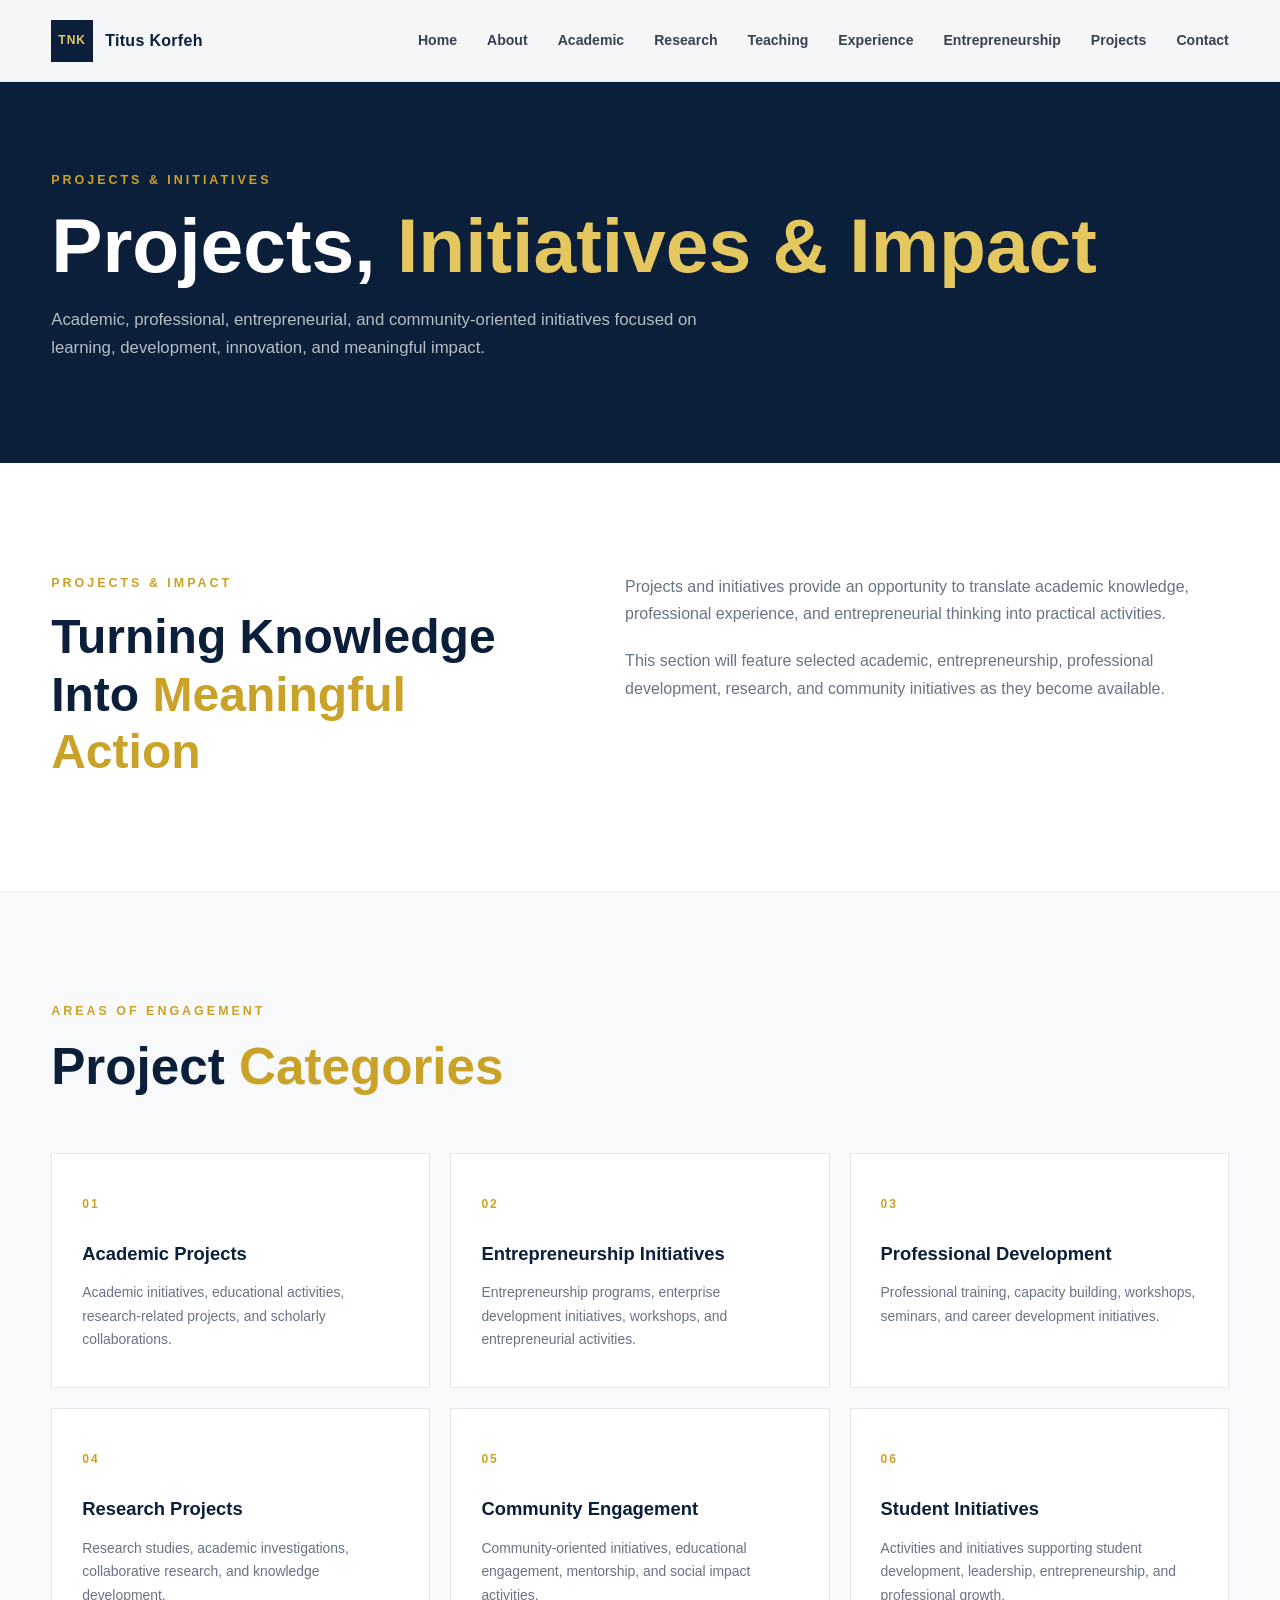
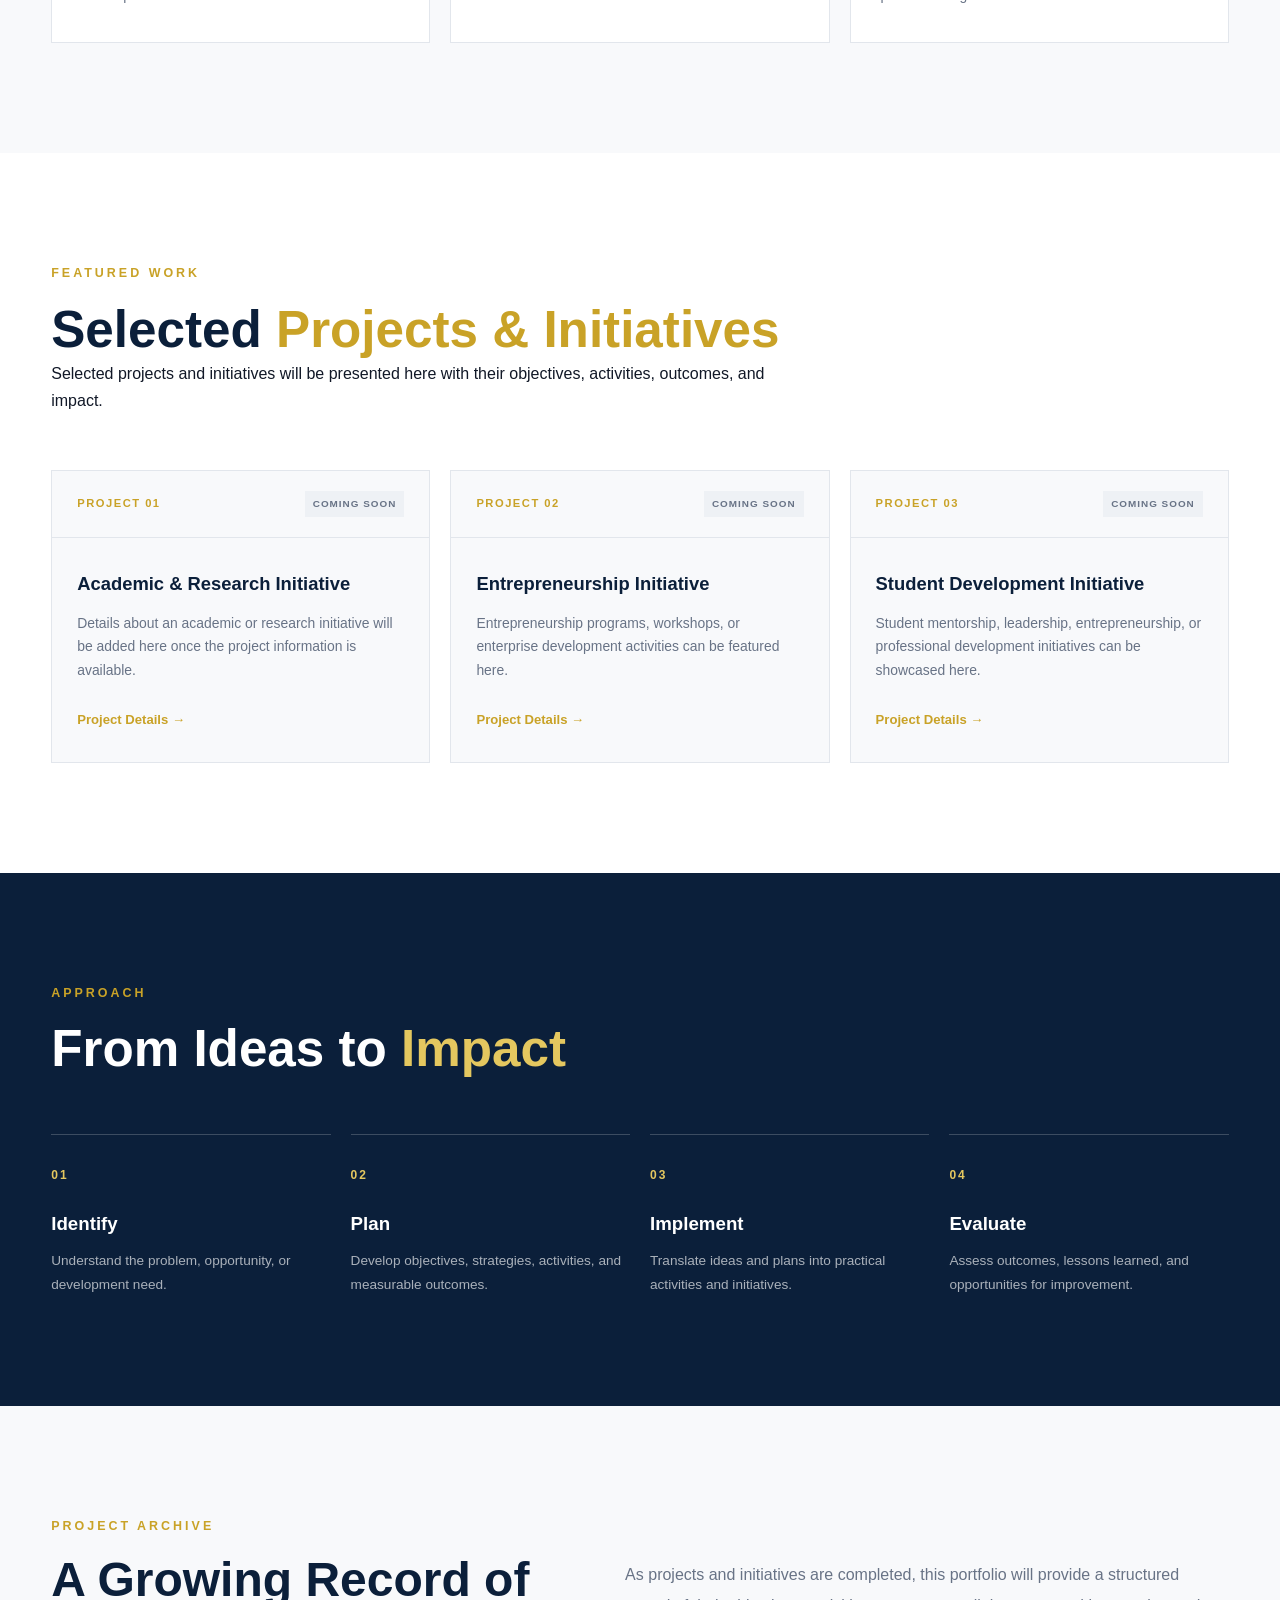
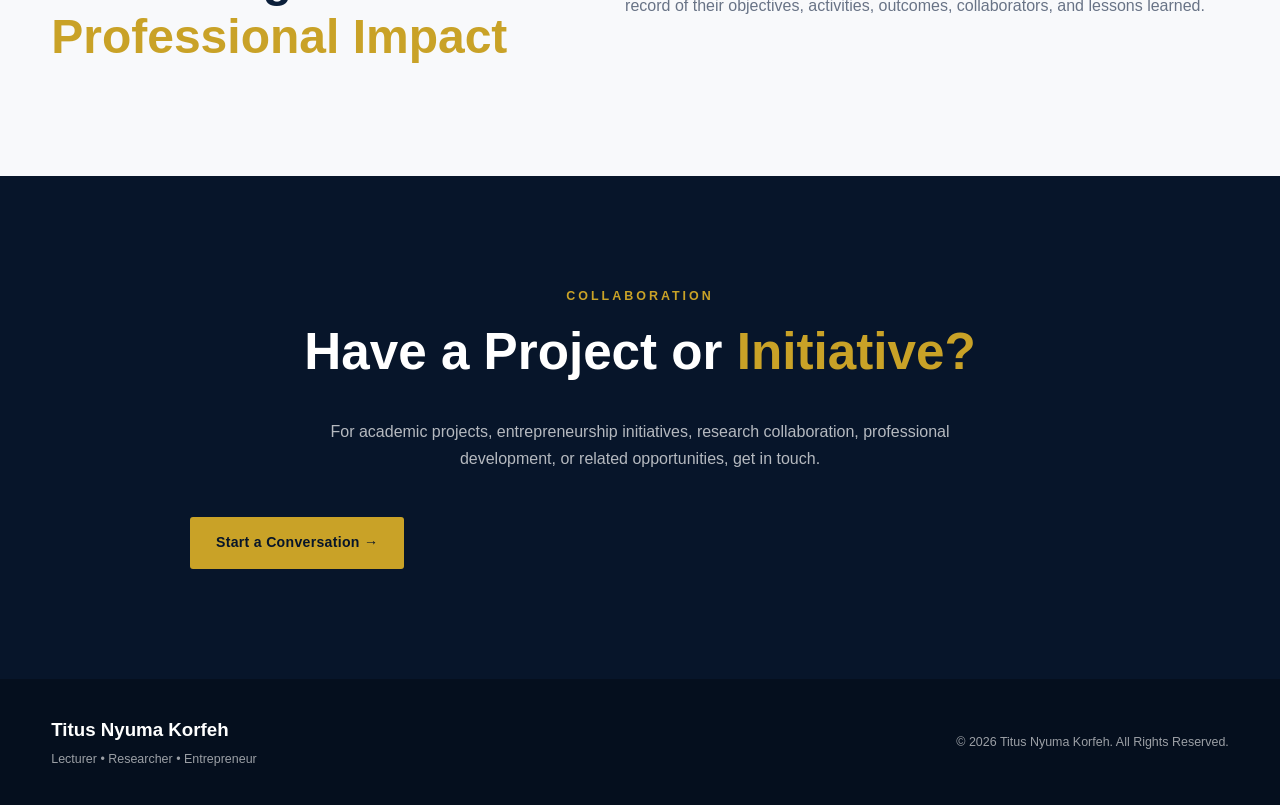
<file: projects.html>
<!DOCTYPE html>
<html lang="en">

<head>

    <meta charset="UTF-8">
    <meta name="viewport" content="width=device-width, initial-scale=1.0">

    <title>Projects & Initiatives | Titus Nyuma Korfeh</title>

    <meta
        name="description"
        content="Academic, entrepreneurship, professional, and community projects and initiatives of Titus Nyuma Korfeh."
    >

    <link rel="stylesheet" href="style.css">

</head>

<body>


<!-- =====================================================
     NAVIGATION
====================================================== -->

<header class="navbar">

    <div class="container nav-container">

        <a href="index.html" class="logo">

            <span>TNK</span>

            <strong>Titus Korfeh</strong>

        </a>


        <nav class="nav-menu">

            <a href="index.html">Home</a>

            <a href="about.html">About</a>

            <a href="academic.html">Academic</a>

            <a href="research.html">Research</a>

            <a href="teaching.html">Teaching</a>

            <a href="experience.html">Experience</a>

            <a href="entrepreneurship.html">Entrepreneurship</a>

            <a href="projects.html">Projects</a>

            <a href="contact.html">Contact</a>

        </nav>


        <button
            class="menu-toggle"
            aria-label="Open navigation"
        >
            ☰
        </button>

    </div>

</header>



<!-- =====================================================
     PAGE HERO
====================================================== -->

<section class="page-hero">

    <div class="container">

        <p class="eyebrow">
            PROJECTS & INITIATIVES
        </p>

        <h1>
            Projects,
            <span>Initiatives & Impact</span>
        </h1>

        <p>
            Academic, professional, entrepreneurial, and
            community-oriented initiatives focused on learning,
            development, innovation, and meaningful impact.
        </p>

    </div>

</section>



<!-- =====================================================
     PROJECT PROFILE
====================================================== -->

<section class="section projects-introduction">

    <div class="container">

        <div class="projects-intro-grid">

            <div>

                <p class="eyebrow">
                    PROJECTS & IMPACT
                </p>

                <h2>
                    Turning Knowledge Into
                    <span>Meaningful Action</span>
                </h2>

            </div>


            <div class="projects-intro-text">

                <p>
                    Projects and initiatives provide an opportunity
                    to translate academic knowledge, professional
                    experience, and entrepreneurial thinking into
                    practical activities.
                </p>

                <p>
                    This section will feature selected academic,
                    entrepreneurship, professional development,
                    research, and community initiatives as they
                    become available.
                </p>

            </div>

        </div>

    </div>

</section>



<!-- =====================================================
     PROJECT CATEGORIES
====================================================== -->

<section class="section project-categories">

    <div class="container">

        <div class="section-heading">

            <p class="eyebrow">
                AREAS OF ENGAGEMENT
            </p>

            <h2>
                Project
                <span>Categories</span>
            </h2>

        </div>


        <div class="project-category-grid">


            <article class="project-category-card">

                <span>01</span>

                <h3>
                    Academic Projects
                </h3>

                <p>
                    Academic initiatives, educational activities,
                    research-related projects, and scholarly
                    collaborations.
                </p>

            </article>


            <article class="project-category-card">

                <span>02</span>

                <h3>
                    Entrepreneurship Initiatives
                </h3>

                <p>
                    Entrepreneurship programs, enterprise
                    development initiatives, workshops, and
                    entrepreneurial activities.
                </p>

            </article>


            <article class="project-category-card">

                <span>03</span>

                <h3>
                    Professional Development
                </h3>

                <p>
                    Professional training, capacity building,
                    workshops, seminars, and career development
                    initiatives.
                </p>

            </article>


            <article class="project-category-card">

                <span>04</span>

                <h3>
                    Research Projects
                </h3>

                <p>
                    Research studies, academic investigations,
                    collaborative research, and knowledge
                    development.
                </p>

            </article>


            <article class="project-category-card">

                <span>05</span>

                <h3>
                    Community Engagement
                </h3>

                <p>
                    Community-oriented initiatives, educational
                    engagement, mentorship, and social impact
                    activities.
                </p>

            </article>


            <article class="project-category-card">

                <span>06</span>

                <h3>
                    Student Initiatives
                </h3>

                <p>
                    Activities and initiatives supporting student
                    development, leadership, entrepreneurship,
                    and professional growth.
                </p>

            </article>

        </div>

    </div>

</section>



<!-- =====================================================
     FEATURED PROJECTS
====================================================== -->

<section class="section featured-projects">

    <div class="container">

        <div class="section-heading">

            <p class="eyebrow">
                FEATURED WORK
            </p>

            <h2>
                Selected
                <span>Projects & Initiatives</span>
            </h2>

            <p>
                Selected projects and initiatives will be
                presented here with their objectives,
                activities, outcomes, and impact.
            </p>

        </div>


        <div class="featured-project-grid">


            <article class="featured-project-card">

                <div class="featured-project-top">

                    <span>
                        PROJECT 01
                    </span>

                    <span class="project-status">
                        COMING SOON
                    </span>

                </div>


                <div class="featured-project-content">

                    <h3>
                        Academic & Research Initiative
                    </h3>

                    <p>
                        Details about an academic or research
                        initiative will be added here once the
                        project information is available.
                    </p>

                    <a href="#" class="project-link">
                        Project Details →
                    </a>

                </div>

            </article>



            <article class="featured-project-card">

                <div class="featured-project-top">

                    <span>
                        PROJECT 02
                    </span>

                    <span class="project-status">
                        COMING SOON
                    </span>

                </div>


                <div class="featured-project-content">

                    <h3>
                        Entrepreneurship Initiative
                    </h3>

                    <p>
                        Entrepreneurship programs, workshops,
                        or enterprise development activities
                        can be featured here.
                    </p>

                    <a href="#" class="project-link">
                        Project Details →
                    </a>

                </div>

            </article>



            <article class="featured-project-card">

                <div class="featured-project-top">

                    <span>
                        PROJECT 03
                    </span>

                    <span class="project-status">
                        COMING SOON
                    </span>

                </div>


                <div class="featured-project-content">

                    <h3>
                        Student Development Initiative
                    </h3>

                    <p>
                        Student mentorship, leadership,
                        entrepreneurship, or professional
                        development initiatives can be
                        showcased here.
                    </p>

                    <a href="#" class="project-link">
                        Project Details →
                    </a>

                </div>

            </article>

        </div>

    </div>

</section>



<!-- =====================================================
     PROJECT METHODOLOGY
====================================================== -->

<section class="section project-methodology">

    <div class="container">

        <div class="section-heading">

            <p class="eyebrow">
                APPROACH
            </p>

            <h2>
                From Ideas to
                <span>Impact</span>
            </h2>

        </div>


        <div class="methodology-grid">


            <div class="methodology-item">

                <span>01</span>

                <h3>
                    Identify
                </h3>

                <p>
                    Understand the problem, opportunity, or
                    development need.
                </p>

            </div>


            <div class="methodology-item">

                <span>02</span>

                <h3>
                    Plan
                </h3>

                <p>
                    Develop objectives, strategies, activities,
                    and measurable outcomes.
                </p>

            </div>


            <div class="methodology-item">

                <span>03</span>

                <h3>
                    Implement
                </h3>

                <p>
                    Translate ideas and plans into practical
                    activities and initiatives.
                </p>

            </div>


            <div class="methodology-item">

                <span>04</span>

                <h3>
                    Evaluate
                </h3>

                <p>
                    Assess outcomes, lessons learned, and
                    opportunities for improvement.
                </p>

            </div>

        </div>

    </div>

</section>



<!-- =====================================================
     FUTURE PROJECT ARCHIVE
====================================================== -->

<section class="section project-archive">

    <div class="container">

        <div class="archive-box">

            <div>

                <p class="eyebrow">
                    PROJECT ARCHIVE
                </p>

                <h2>
                    A Growing Record of
                    <span>Professional Impact</span>
                </h2>

            </div>


            <p>
                As projects and initiatives are completed,
                this portfolio will provide a structured record
                of their objectives, activities, outcomes,
                collaborators, and lessons learned.
            </p>

        </div>

    </div>

</section>



<!-- =====================================================
     CONTACT CTA
====================================================== -->

<section class="contact section">

    <div class="container contact-container">

        <div class="section-heading">

            <p class="eyebrow">
                COLLABORATION
            </p>

            <h2>
                Have a Project or
                <span>Initiative?</span>
            </h2>

        </div>

        <p class="contact-intro">
            For academic projects, entrepreneurship initiatives,
            research collaboration, professional development,
            or related opportunities, get in touch.
        </p>

        <a
            href="contact.html"
            class="btn btn-primary"
        >
            Start a Conversation →
        </a>

    </div>

</section>



<!-- =====================================================
     FOOTER
====================================================== -->

<footer class="footer">

    <div class="container">

        <div class="footer-content">

            <div>

                <h3>
                    Titus Nyuma Korfeh
                </h3>

                <p>
                    Lecturer • Researcher • Entrepreneur
                </p>

            </div>


            <div>

                <p>
                    © 2026 Titus Nyuma Korfeh.
                    All Rights Reserved.
                </p>

            </div>

        </div>

    </div>

</footer>



<script src="script.js"></script>

</body>

</html>
</file>
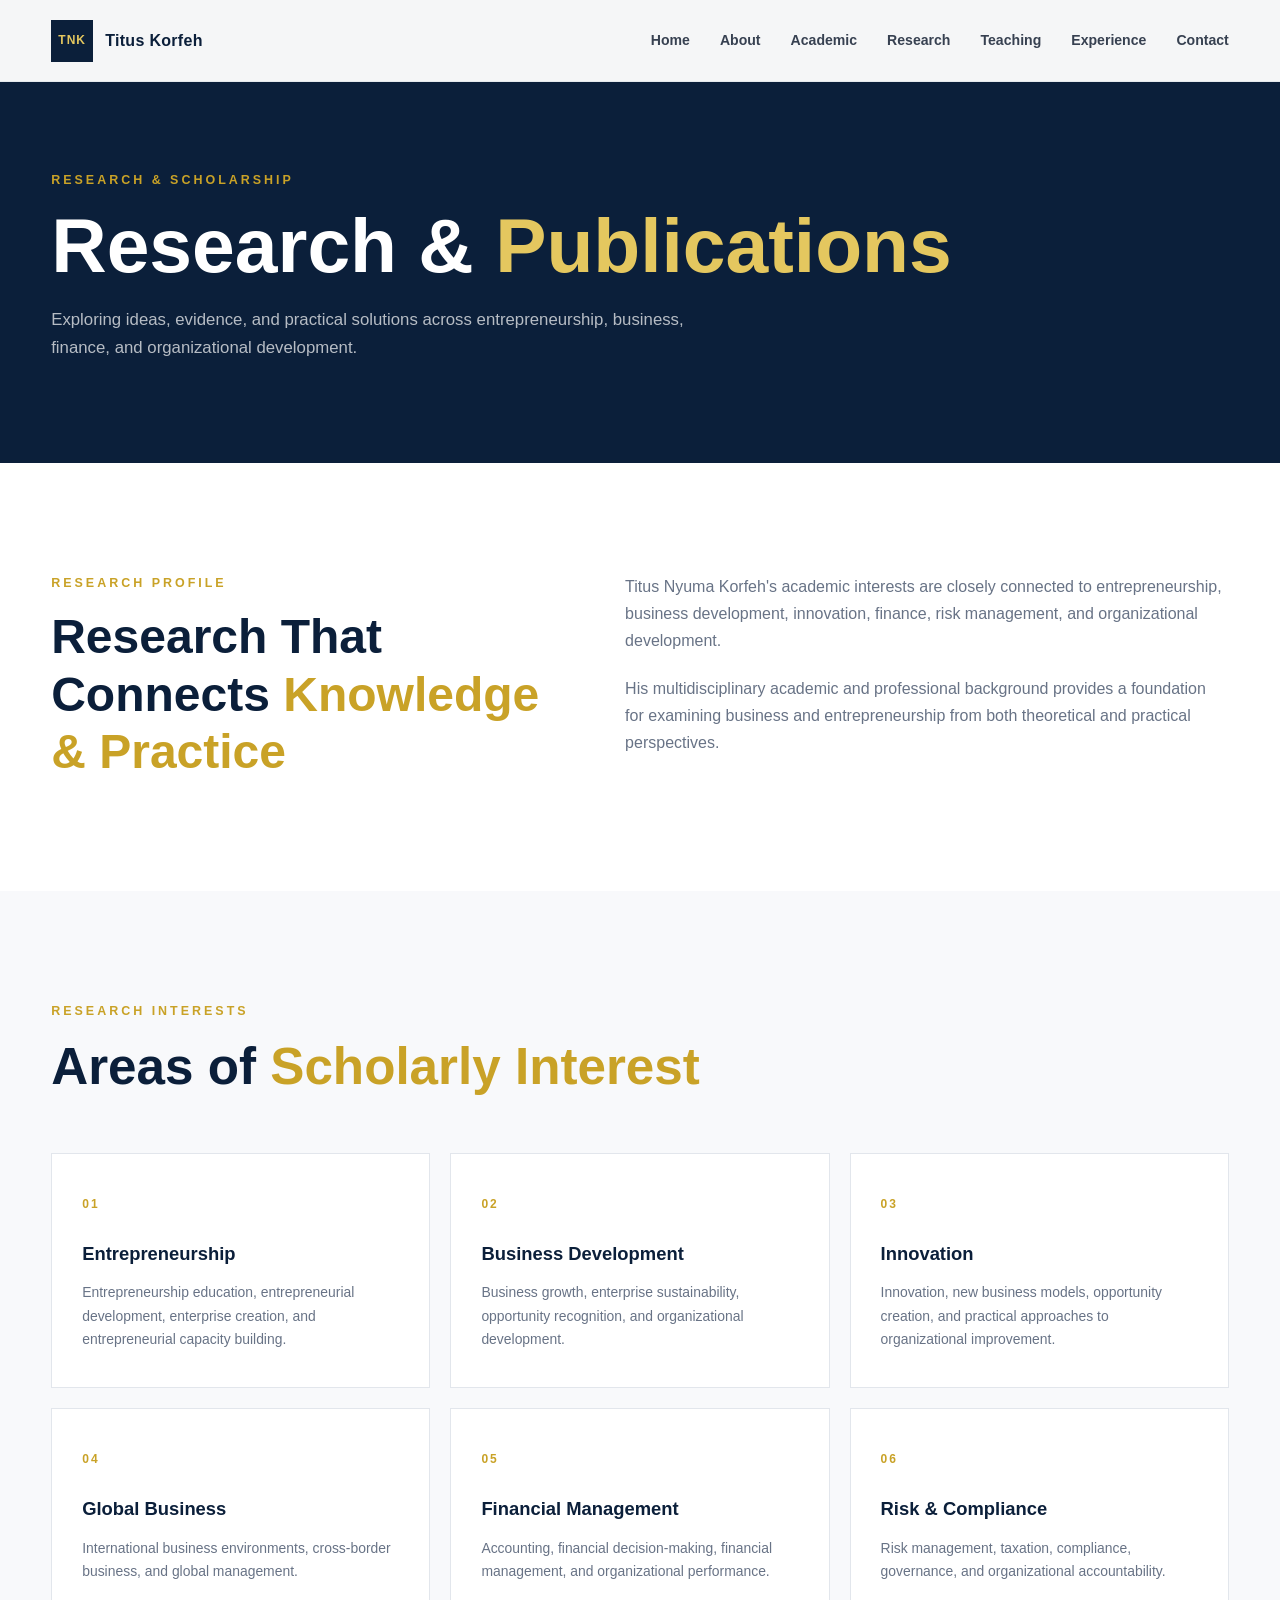
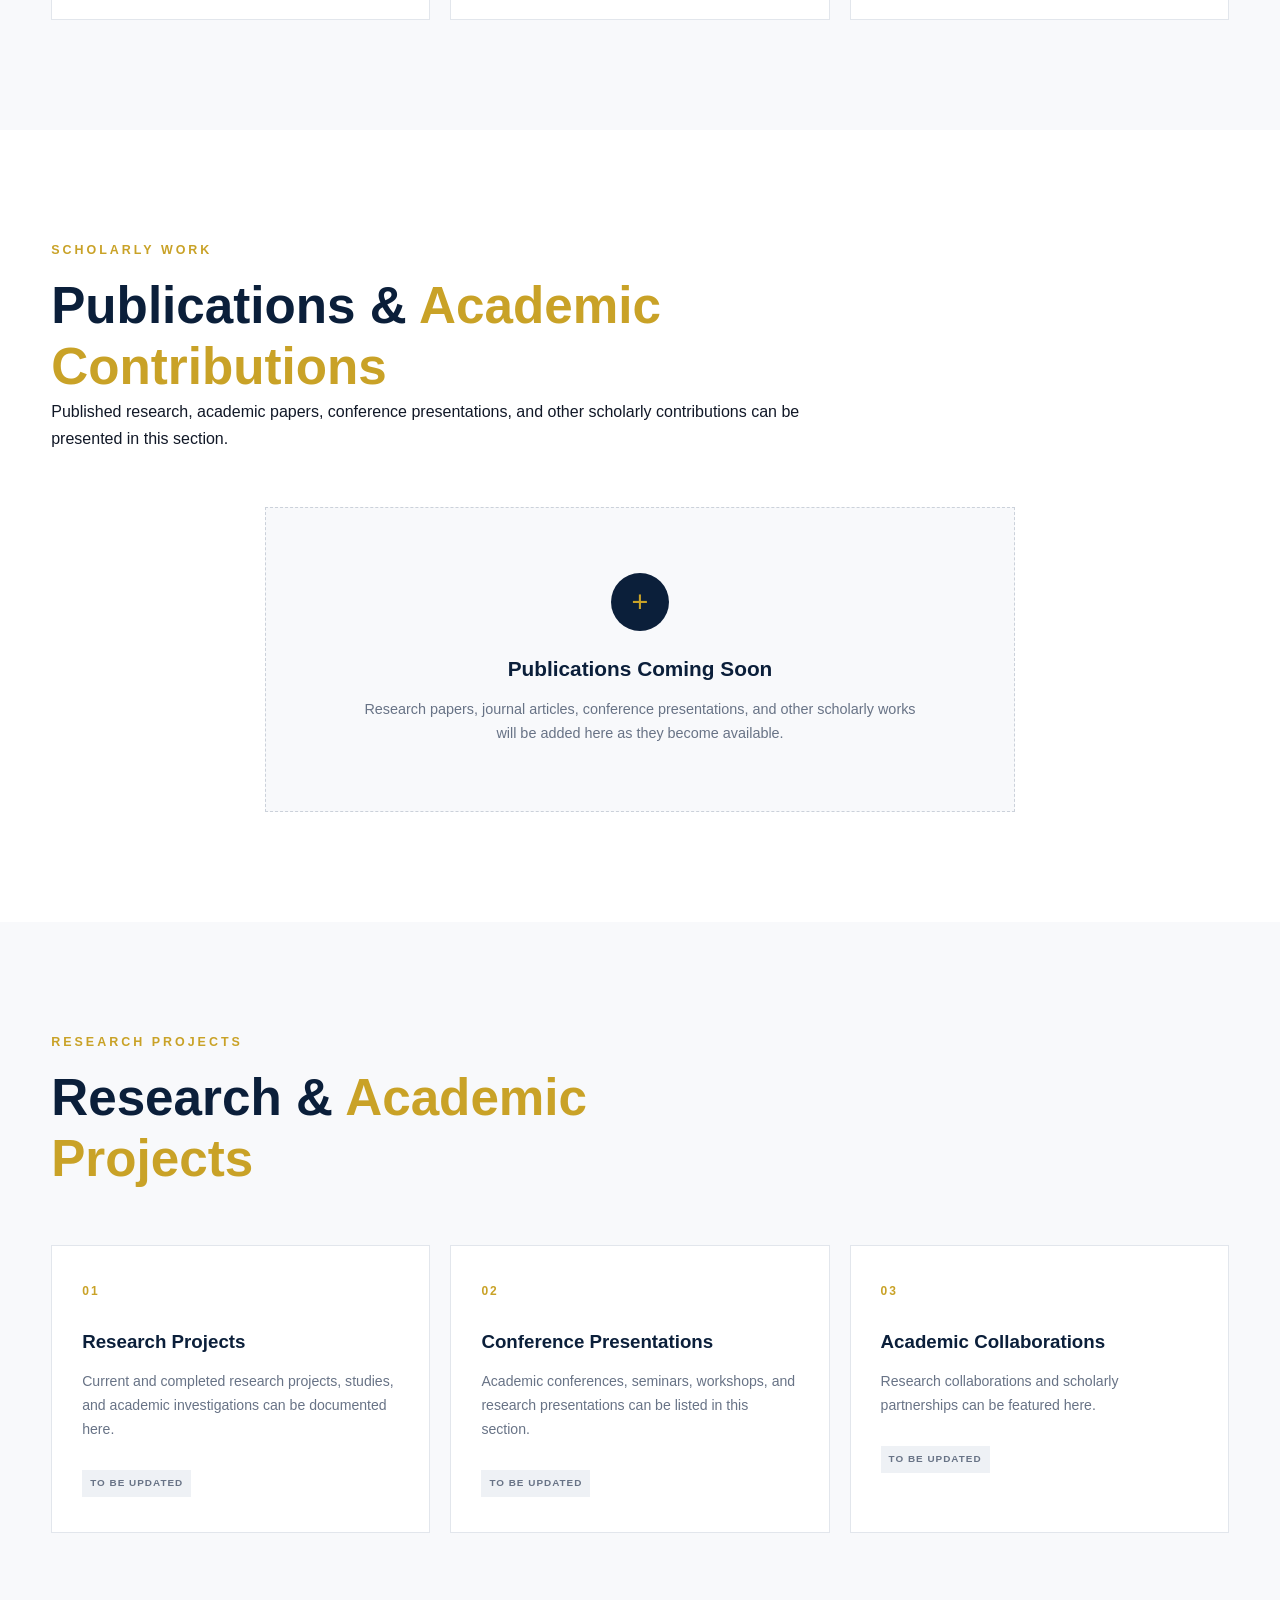
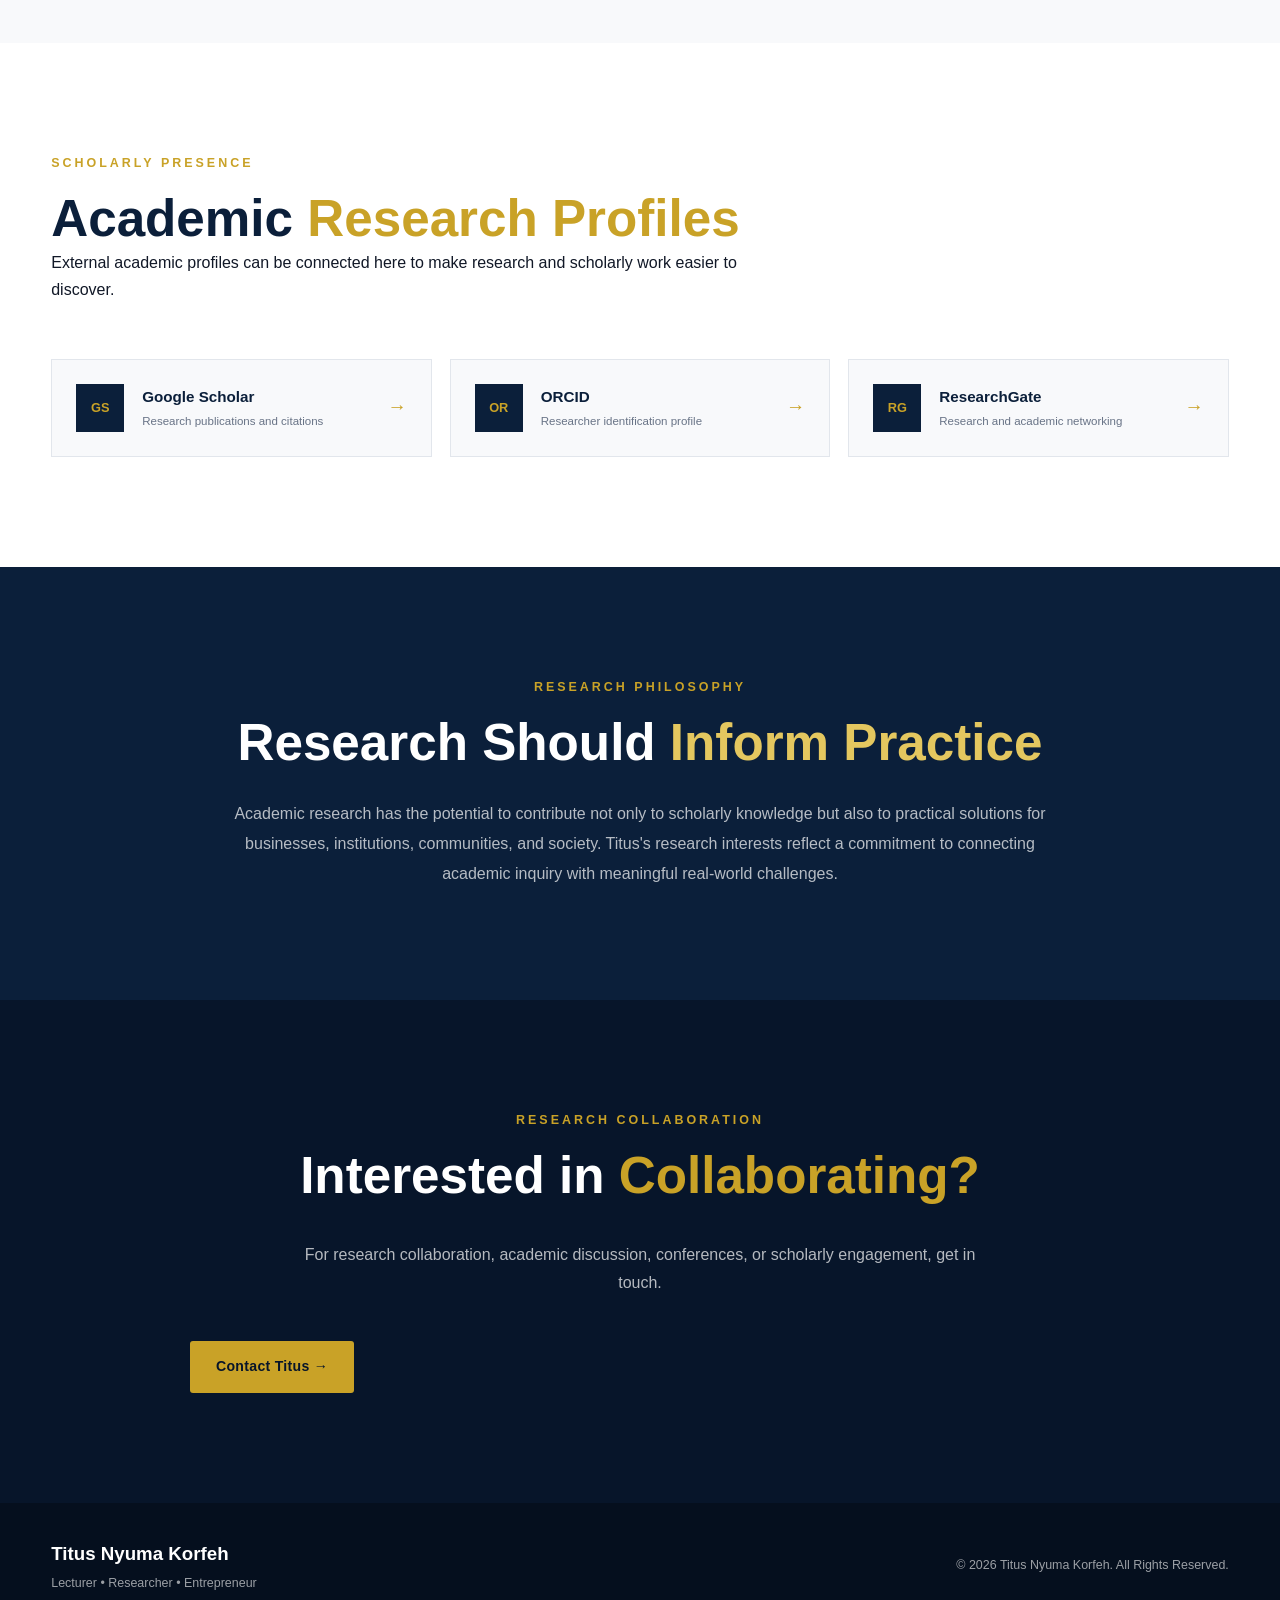
<file: research.html>
<!DOCTYPE html>
<html lang="en">

<head>

    <meta charset="UTF-8">
    <meta name="viewport" content="width=device-width, initial-scale=1.0">

    <title>Research & Publications | Titus Nyuma Korfeh</title>

    <meta
        name="description"
        content="Research interests, publications, academic projects, and scholarly activities of Titus Nyuma Korfeh."
    >

    <link rel="stylesheet" href="style.css">

</head>

<body>


<!-- =====================================================
     NAVIGATION
====================================================== -->

<header class="navbar">

    <div class="container nav-container">

        <a href="index.html" class="logo">
            <span>TNK</span>
            <strong>Titus Korfeh</strong>
        </a>

        <nav class="nav-menu">

            <a href="index.html">Home</a>
            <a href="about.html">About</a>
            <a href="academic.html">Academic</a>
            <a href="research.html">Research</a>
            <a href="teaching.html">Teaching</a>
            <a href="experience.html">Experience</a>
            <a href="contact.html">Contact</a>

        </nav>

        <button
            class="menu-toggle"
            aria-label="Open navigation"
        >
            ☰
        </button>

    </div>

</header>



<!-- =====================================================
     PAGE HERO
====================================================== -->

<section class="page-hero">

    <div class="container">

        <p class="eyebrow">
            RESEARCH & SCHOLARSHIP
        </p>

        <h1>
            Research &
            <span>Publications</span>
        </h1>

        <p>
            Exploring ideas, evidence, and practical solutions
            across entrepreneurship, business, finance, and
            organizational development.
        </p>

    </div>

</section>



<!-- =====================================================
     RESEARCH PROFILE
====================================================== -->

<section class="section research-profile">

    <div class="container">

        <div class="research-profile-grid">

            <div>

                <p class="eyebrow">
                    RESEARCH PROFILE
                </p>

                <h2>
                    Research That Connects
                    <span>Knowledge & Practice</span>
                </h2>

            </div>

            <div class="research-profile-text">

                <p>
                    Titus Nyuma Korfeh's academic interests are
                    closely connected to entrepreneurship,
                    business development, innovation, finance,
                    risk management, and organizational
                    development.
                </p>

                <p>
                    His multidisciplinary academic and
                    professional background provides a foundation
                    for examining business and entrepreneurship
                    from both theoretical and practical
                    perspectives.
                </p>

            </div>

        </div>

    </div>

</section>



<!-- =====================================================
     RESEARCH INTERESTS
====================================================== -->

<section class="section research-interests">

    <div class="container">

        <div class="section-heading">

            <p class="eyebrow">
                RESEARCH INTERESTS
            </p>

            <h2>
                Areas of
                <span>Scholarly Interest</span>
            </h2>

        </div>


        <div class="research-interest-grid">

            <article class="research-interest-card">

                <span>01</span>

                <h3>
                    Entrepreneurship
                </h3>

                <p>
                    Entrepreneurship education, entrepreneurial
                    development, enterprise creation, and
                    entrepreneurial capacity building.
                </p>

            </article>


            <article class="research-interest-card">

                <span>02</span>

                <h3>
                    Business Development
                </h3>

                <p>
                    Business growth, enterprise sustainability,
                    opportunity recognition, and organizational
                    development.
                </p>

            </article>


            <article class="research-interest-card">

                <span>03</span>

                <h3>
                    Innovation
                </h3>

                <p>
                    Innovation, new business models, opportunity
                    creation, and practical approaches to
                    organizational improvement.
                </p>

            </article>


            <article class="research-interest-card">

                <span>04</span>

                <h3>
                    Global Business
                </h3>

                <p>
                    International business environments,
                    cross-border business, and global
                    management.
                </p>

            </article>


            <article class="research-interest-card">

                <span>05</span>

                <h3>
                    Financial Management
                </h3>

                <p>
                    Accounting, financial decision-making,
                    financial management, and organizational
                    performance.
                </p>

            </article>


            <article class="research-interest-card">

                <span>06</span>

                <h3>
                    Risk & Compliance
                </h3>

                <p>
                    Risk management, taxation, compliance,
                    governance, and organizational accountability.
                </p>

            </article>

        </div>

    </div>

</section>



<!-- =====================================================
     PUBLICATIONS
====================================================== -->

<section class="section publications">

    <div class="container">

        <div class="section-heading">

            <p class="eyebrow">
                SCHOLARLY WORK
            </p>

            <h2>
                Publications &
                <span>Academic Contributions</span>
            </h2>

            <p>
                Published research, academic papers, conference
                presentations, and other scholarly contributions
                can be presented in this section.
            </p>

        </div>


        <div class="publication-empty">

            <div class="publication-icon">
                +
            </div>

            <h3>
                Publications Coming Soon
            </h3>

            <p>
                Research papers, journal articles, conference
                presentations, and other scholarly works will be
                added here as they become available.
            </p>

        </div>

    </div>

</section>



<!-- =====================================================
     RESEARCH PROJECTS
====================================================== -->

<section class="section research-projects">

    <div class="container">

        <div class="section-heading">

            <p class="eyebrow">
                RESEARCH PROJECTS
            </p>

            <h2>
                Research &
                <span>Academic Projects</span>
            </h2>

        </div>


        <div class="research-project-grid">

            <article class="research-project-card">

                <div class="project-number">
                    01
                </div>

                <h3>
                    Research Projects
                </h3>

                <p>
                    Current and completed research projects,
                    studies, and academic investigations can be
                    documented here.
                </p>

                <span class="project-status">
                    TO BE UPDATED
                </span>

            </article>


            <article class="research-project-card">

                <div class="project-number">
                    02
                </div>

                <h3>
                    Conference Presentations
                </h3>

                <p>
                    Academic conferences, seminars, workshops,
                    and research presentations can be listed
                    in this section.
                </p>

                <span class="project-status">
                    TO BE UPDATED
                </span>

            </article>


            <article class="research-project-card">

                <div class="project-number">
                    03
                </div>

                <h3>
                    Academic Collaborations
                </h3>

                <p>
                    Research collaborations and scholarly
                    partnerships can be featured here.
                </p>

                <span class="project-status">
                    TO BE UPDATED
                </span>

            </article>

        </div>

    </div>

</section>



<!-- =====================================================
     SCHOLARLY PROFILES
====================================================== -->

<section class="section scholarly-profiles">

    <div class="container">

        <div class="section-heading">

            <p class="eyebrow">
                SCHOLARLY PRESENCE
            </p>

            <h2>
                Academic
                <span>Research Profiles</span>
            </h2>

            <p>
                External academic profiles can be connected here
                to make research and scholarly work easier to
                discover.
            </p>

        </div>


        <div class="scholarly-grid">

            <a href="#"
               class="scholarly-card">

                <span>
                    GS
                </span>

                <div>

                    <h3>
                        Google Scholar
                    </h3>

                    <p>
                        Research publications and citations
                    </p>

                </div>

                <strong>
                    →
                </strong>

            </a>


            <a href="#"
               class="scholarly-card">

                <span>
                    OR
                </span>

                <div>

                    <h3>
                        ORCID
                    </h3>

                    <p>
                        Researcher identification profile
                    </p>

                </div>

                <strong>
                    →
                </strong>

            </a>


            <a href="#"
               class="scholarly-card">

                <span>
                    RG
                </span>

                <div>

                    <h3>
                        ResearchGate
                    </h3>

                    <p>
                        Research and academic networking
                    </p>

                </div>

                <strong>
                    →
                </strong>

            </a>

        </div>

    </div>

</section>



<!-- =====================================================
     RESEARCH STATEMENT
====================================================== -->

<section class="section research-statement">

    <div class="container">

        <div class="statement-box">

            <p class="eyebrow">
                RESEARCH PHILOSOPHY
            </p>

            <h2>
                Research Should
                <span>Inform Practice</span>
            </h2>

            <p>
                Academic research has the potential to contribute
                not only to scholarly knowledge but also to practical
                solutions for businesses, institutions, communities,
                and society. Titus's research interests reflect a
                commitment to connecting academic inquiry with
                meaningful real-world challenges.
            </p>

        </div>

    </div>

</section>



<!-- =====================================================
     CONTACT CTA
====================================================== -->

<section class="contact section">

    <div class="container contact-container">

        <div class="section-heading">

            <p class="eyebrow">
                RESEARCH COLLABORATION
            </p>

            <h2>
                Interested in
                <span>Collaborating?</span>
            </h2>

        </div>

        <p class="contact-intro">
            For research collaboration, academic discussion,
            conferences, or scholarly engagement, get in touch.
        </p>

        <a
            href="contact.html"
            class="btn btn-primary"
        >
            Contact Titus →
        </a>

    </div>

</section>



<!-- =====================================================
     FOOTER
====================================================== -->

<footer class="footer">

    <div class="container">

        <div class="footer-content">

            <div>

                <h3>
                    Titus Nyuma Korfeh
                </h3>

                <p>
                    Lecturer • Researcher • Entrepreneur
                </p>

            </div>


            <div>

                <p>
                    © 2026 Titus Nyuma Korfeh.
                    All Rights Reserved.
                </p>

            </div>

        </div>

    </div>

</footer>



<script src="script.js"></script>

</body>

</html>
</file>
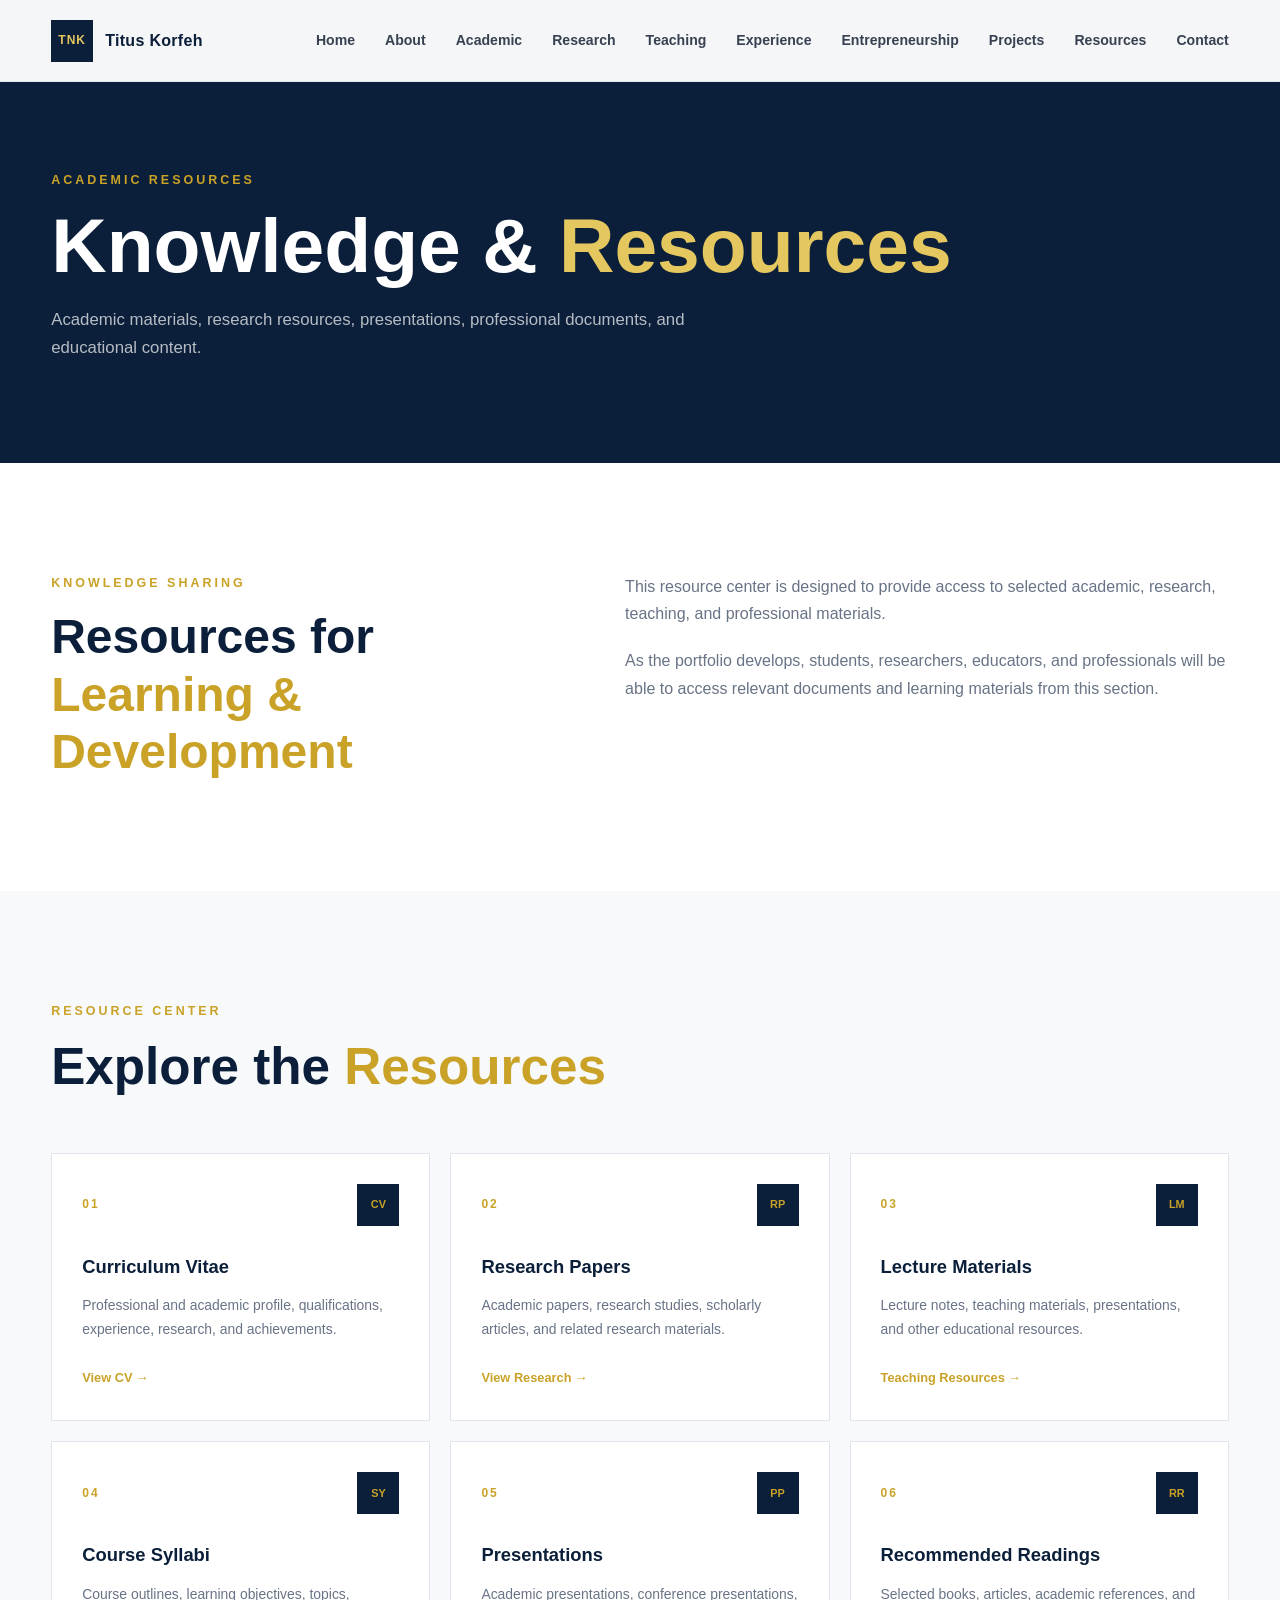
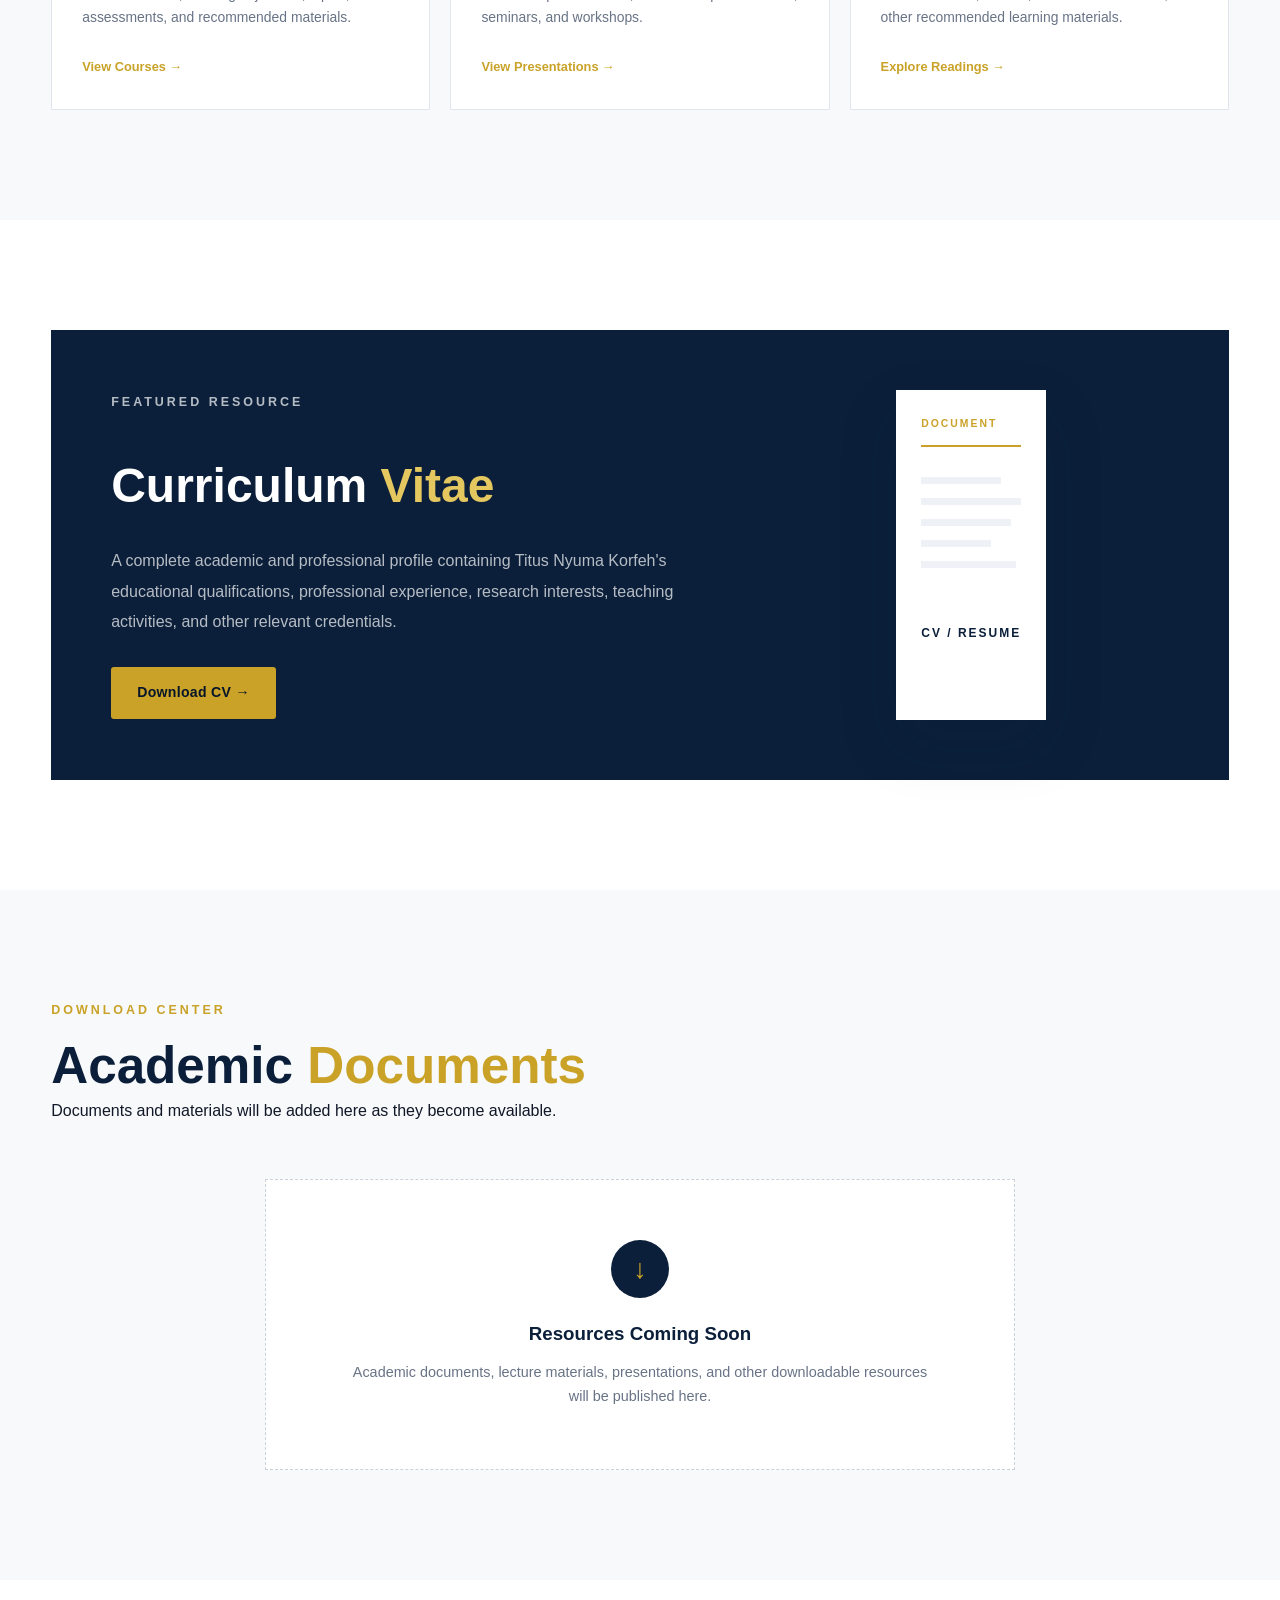
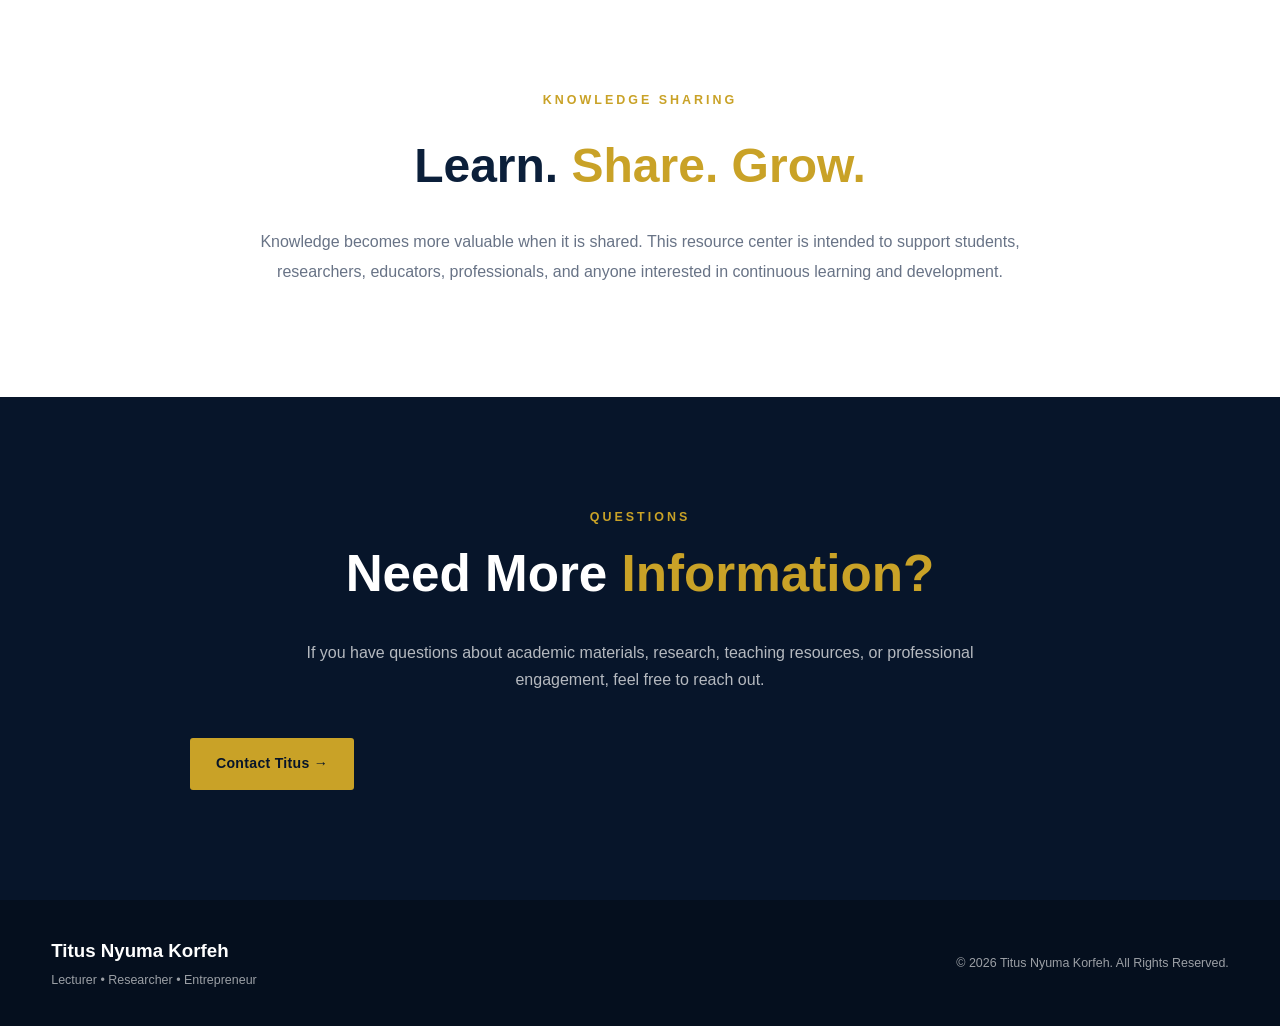
<file: resources.html>
<!DOCTYPE html>
<html lang="en">

<head>

    <meta charset="UTF-8">
    <meta name="viewport" content="width=device-width, initial-scale=1.0">

    <title>Resources | Titus Nyuma Korfeh</title>

    <meta
        name="description"
        content="Academic resources, research materials, lecture materials, presentations, and professional documents of Titus Nyuma Korfeh."
    >

    <link rel="stylesheet" href="style.css">

</head>

<body>


<!-- =====================================================
     NAVIGATION
====================================================== -->

<header class="navbar">

    <div class="container nav-container">

        <a href="index.html" class="logo">

            <span>TNK</span>

            <strong>Titus Korfeh</strong>

        </a>


        <nav class="nav-menu">

            <a href="../index.html">Home</a>

            <a href="about.html">About</a>

            <a href="academic.html">Academic</a>

            <a href="research.html">Research</a>

            <a href="teaching.html">Teaching</a>

            <a href="experience.html">Experience</a>

            <a href="entrepreneurship.html">Entrepreneurship</a>

            <a href="projects.html">Projects</a>

            <a href="resources.html">Resources</a>

            <a href="contact.html">Contact</a>

        </nav>


        <button
            class="menu-toggle"
            aria-label="Open navigation"
        >
            ☰
        </button>

    </div>

</header>



<!-- =====================================================
     PAGE HERO
====================================================== -->

<section class="page-hero">

    <div class="container">

        <p class="eyebrow">
            ACADEMIC RESOURCES
        </p>

        <h1>
            Knowledge &
            <span>Resources</span>
        </h1>

        <p>
            Academic materials, research resources, presentations,
            professional documents, and educational content.
        </p>

    </div>

</section>



<!-- =====================================================
     RESOURCE INTRODUCTION
====================================================== -->

<section class="section resources-introduction">

    <div class="container">

        <div class="resources-intro-grid">

            <div>

                <p class="eyebrow">
                    KNOWLEDGE SHARING
                </p>

                <h2>
                    Resources for
                    <span>Learning & Development</span>
                </h2>

            </div>


            <div class="resources-intro-text">

                <p>
                    This resource center is designed to provide
                    access to selected academic, research,
                    teaching, and professional materials.
                </p>

                <p>
                    As the portfolio develops, students,
                    researchers, educators, and professionals
                    will be able to access relevant documents
                    and learning materials from this section.
                </p>

            </div>

        </div>

    </div>

</section>



<!-- =====================================================
     RESOURCE CATEGORIES
====================================================== -->

<section class="section resource-categories">

    <div class="container">

        <div class="section-heading">

            <p class="eyebrow">
                RESOURCE CENTER
            </p>

            <h2>
                Explore the
                <span>Resources</span>
            </h2>

        </div>


        <div class="resource-category-grid">


            <!-- CV -->

            <article class="resource-card">

                <div class="resource-card-top">

                    <span class="resource-number">
                        01
                    </span>

                    <span class="resource-icon">
                        CV
                    </span>

                </div>


                <h3>
                    Curriculum Vitae
                </h3>

                <p>
                    Professional and academic profile,
                    qualifications, experience, research,
                    and achievements.
                </p>

                <a
                    href="#"
                    class="resource-link"
                >
                    View CV →
                </a>

            </article>



            <!-- RESEARCH -->

            <article class="resource-card">

                <div class="resource-card-top">

                    <span class="resource-number">
                        02
                    </span>

                    <span class="resource-icon">
                        RP
                    </span>

                </div>


                <h3>
                    Research Papers
                </h3>

                <p>
                    Academic papers, research studies,
                    scholarly articles, and related
                    research materials.
                </p>

                <a
                    href="research.html"
                    class="resource-link"
                >
                    View Research →
                </a>

            </article>



            <!-- LECTURES -->

            <article class="resource-card">

                <div class="resource-card-top">

                    <span class="resource-number">
                        03
                    </span>

                    <span class="resource-icon">
                        LM
                    </span>

                </div>


                <h3>
                    Lecture Materials
                </h3>

                <p>
                    Lecture notes, teaching materials,
                    presentations, and other educational
                    resources.
                </p>

                <a
                    href="teaching.html"
                    class="resource-link"
                >
                    Teaching Resources →
                </a>

            </article>



            <!-- SYLLABI -->

            <article class="resource-card">

                <div class="resource-card-top">

                    <span class="resource-number">
                        04
                    </span>

                    <span class="resource-icon">
                        SY
                    </span>

                </div>


                <h3>
                    Course Syllabi
                </h3>

                <p>
                    Course outlines, learning objectives,
                    topics, assessments, and recommended
                    materials.
                </p>

                <a
                    href="teaching.html"
                    class="resource-link"
                >
                    View Courses →
                </a>

            </article>



            <!-- PRESENTATIONS -->

            <article class="resource-card">

                <div class="resource-card-top">

                    <span class="resource-number">
                        05
                    </span>

                    <span class="resource-icon">
                        PP
                    </span>

                </div>


                <h3>
                    Presentations
                </h3>

                <p>
                    Academic presentations, conference
                    presentations, seminars, and workshops.
                </p>

                <a
                    href="#"
                    class="resource-link"
                >
                    View Presentations →
                </a>

            </article>



            <!-- RECOMMENDED READING -->

            <article class="resource-card">

                <div class="resource-card-top">

                    <span class="resource-number">
                        06
                    </span>

                    <span class="resource-icon">
                        RR
                    </span>

                </div>


                <h3>
                    Recommended Readings
                </h3>

                <p>
                    Selected books, articles, academic
                    references, and other recommended
                    learning materials.
                </p>

                <a
                    href="#"
                    class="resource-link"
                >
                    Explore Readings →
                </a>

            </article>

        </div>

    </div>

</section>



<!-- =====================================================
     FEATURED RESOURCE
====================================================== -->

<section class="section featured-resource">

    <div class="container">

        <div class="featured-resource-box">

            <div class="featured-resource-content">

                <p class="eyebrow">
                    FEATURED RESOURCE
                </p>

                <h2>
                    Curriculum
                    <span>Vitae</span>
                </h2>

                <p>
                    A complete academic and professional profile
                    containing Titus Nyuma Korfeh's educational
                    qualifications, professional experience,
                    research interests, teaching activities,
                    and other relevant credentials.
                </p>

                <a
                    href="#"
                    class="btn btn-primary"
                >
                    Download CV →
                </a>

            </div>


            <div class="document-preview">

                <div class="document-top">
                    DOCUMENT
                </div>

                <div class="document-lines">

                    <span></span>
                    <span></span>
                    <span></span>
                    <span></span>
                    <span></span>

                </div>

                <div class="document-label">
                    CV / RESUME
                </div>

            </div>

        </div>

    </div>

</section>



<!-- =====================================================
     DOWNLOADABLE MATERIALS
====================================================== -->

<section class="section downloadable-materials">

    <div class="container">

        <div class="section-heading">

            <p class="eyebrow">
                DOWNLOAD CENTER
            </p>

            <h2>
                Academic
                <span>Documents</span>
            </h2>

            <p>
                Documents and materials will be added here
                as they become available.
            </p>

        </div>


        <div class="download-placeholder">

            <div class="download-icon">
                ↓
            </div>

            <h3>
                Resources Coming Soon
            </h3>

            <p>
                Academic documents, lecture materials,
                presentations, and other downloadable
                resources will be published here.
            </p>

        </div>

    </div>

</section>



<!-- =====================================================
     RESOURCE POLICY
====================================================== -->

<section class="section resource-policy">

    <div class="container">

        <div class="resource-policy-box">

            <p class="eyebrow">
                KNOWLEDGE SHARING
            </p>

            <h2>
                Learn.
                <span>Share. Grow.</span>
            </h2>

            <p>
                Knowledge becomes more valuable when it is shared.
                This resource center is intended to support students,
                researchers, educators, professionals, and anyone
                interested in continuous learning and development.
            </p>

        </div>

    </div>

</section>



<!-- =====================================================
     CONTACT CTA
====================================================== -->

<section class="contact section">

    <div class="container contact-container">

        <div class="section-heading">

            <p class="eyebrow">
                QUESTIONS
            </p>

            <h2>
                Need More
                <span>Information?</span>
            </h2>

        </div>

        <p class="contact-intro">
            If you have questions about academic materials,
            research, teaching resources, or professional
            engagement, feel free to reach out.
        </p>

        <a
            href="contact.html"
            class="btn btn-primary"
        >
            Contact Titus →
        </a>

    </div>

</section>



<!-- =====================================================
     FOOTER
====================================================== -->

<footer class="footer">

    <div class="container">

        <div class="footer-content">

            <div>

                <h3>
                    Titus Nyuma Korfeh
                </h3>

                <p>
                    Lecturer • Researcher • Entrepreneur
                </p>

            </div>


            <div>

                <p>
                    © 2026 Titus Nyuma Korfeh.
                    All Rights Reserved.
                </p>

            </div>

        </div>

    </div>

</footer>



<script src="script.js"></script>

</body>

</html>
</file>
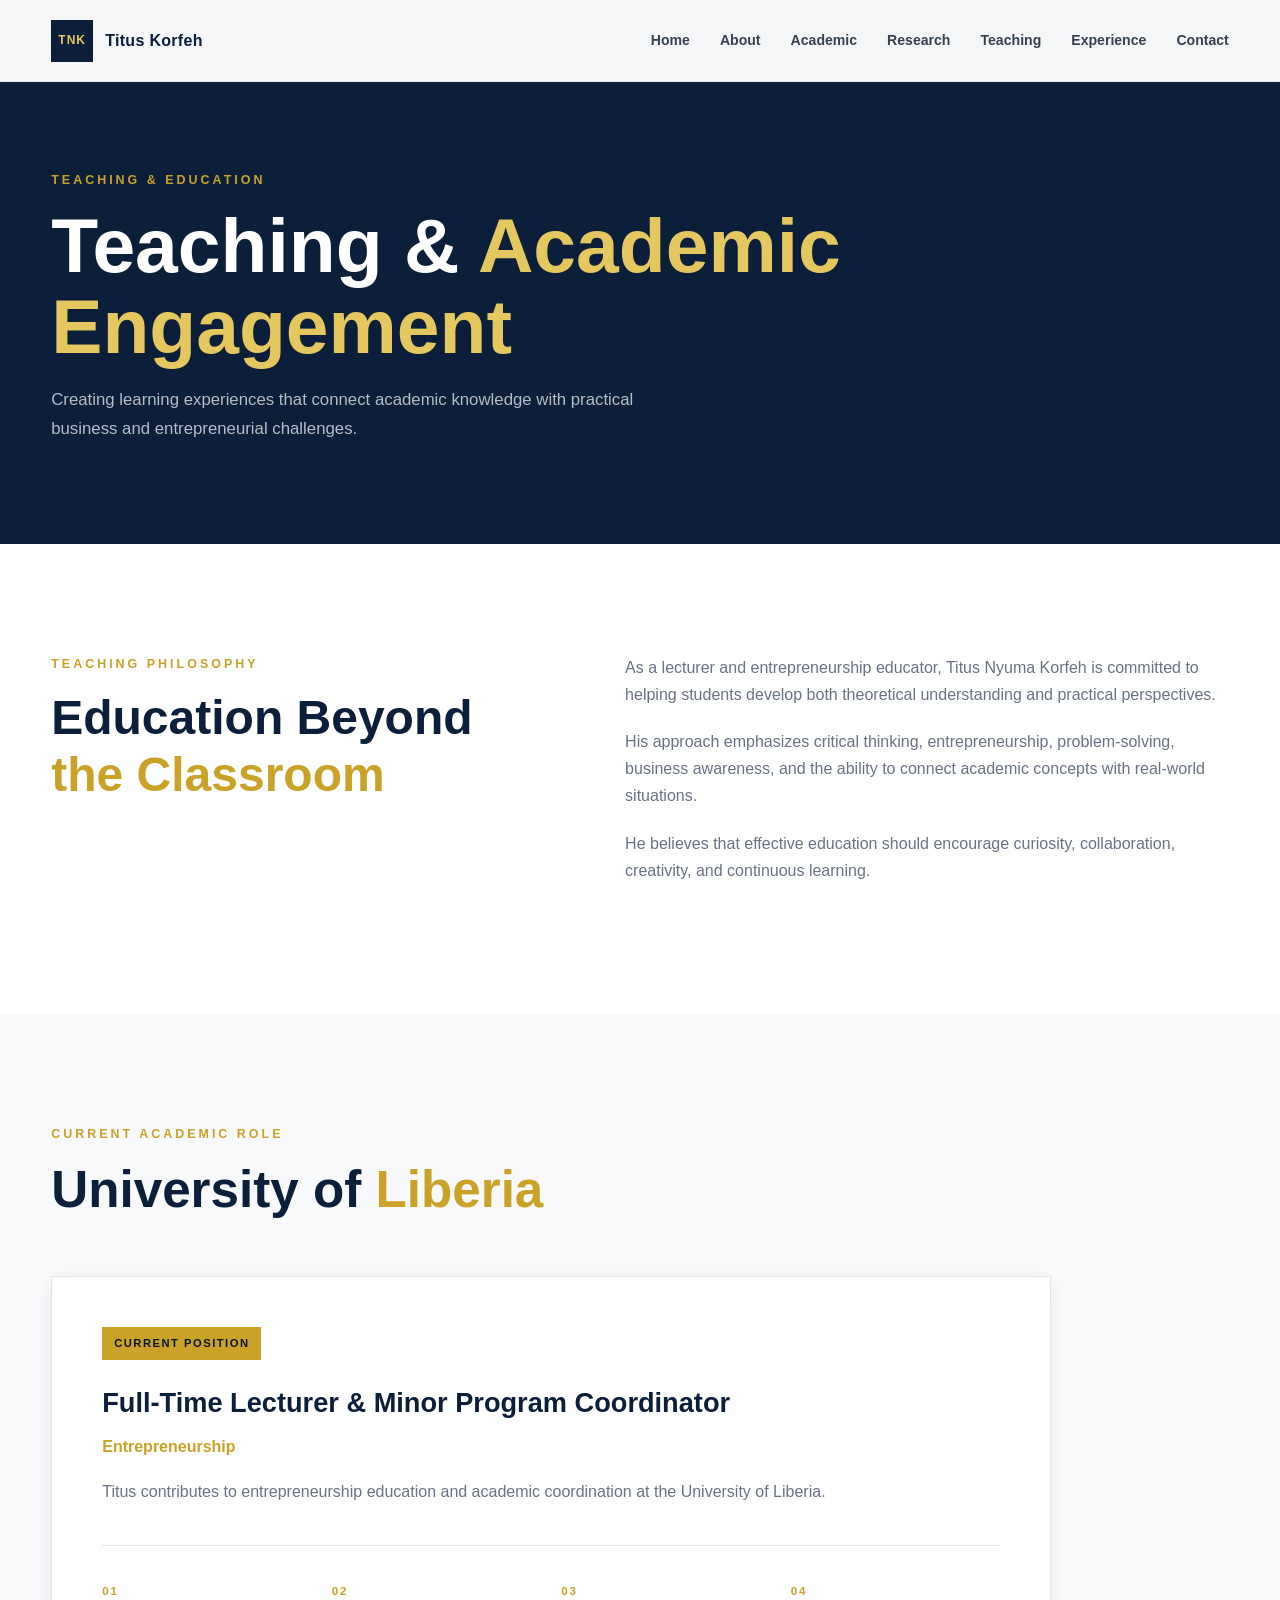
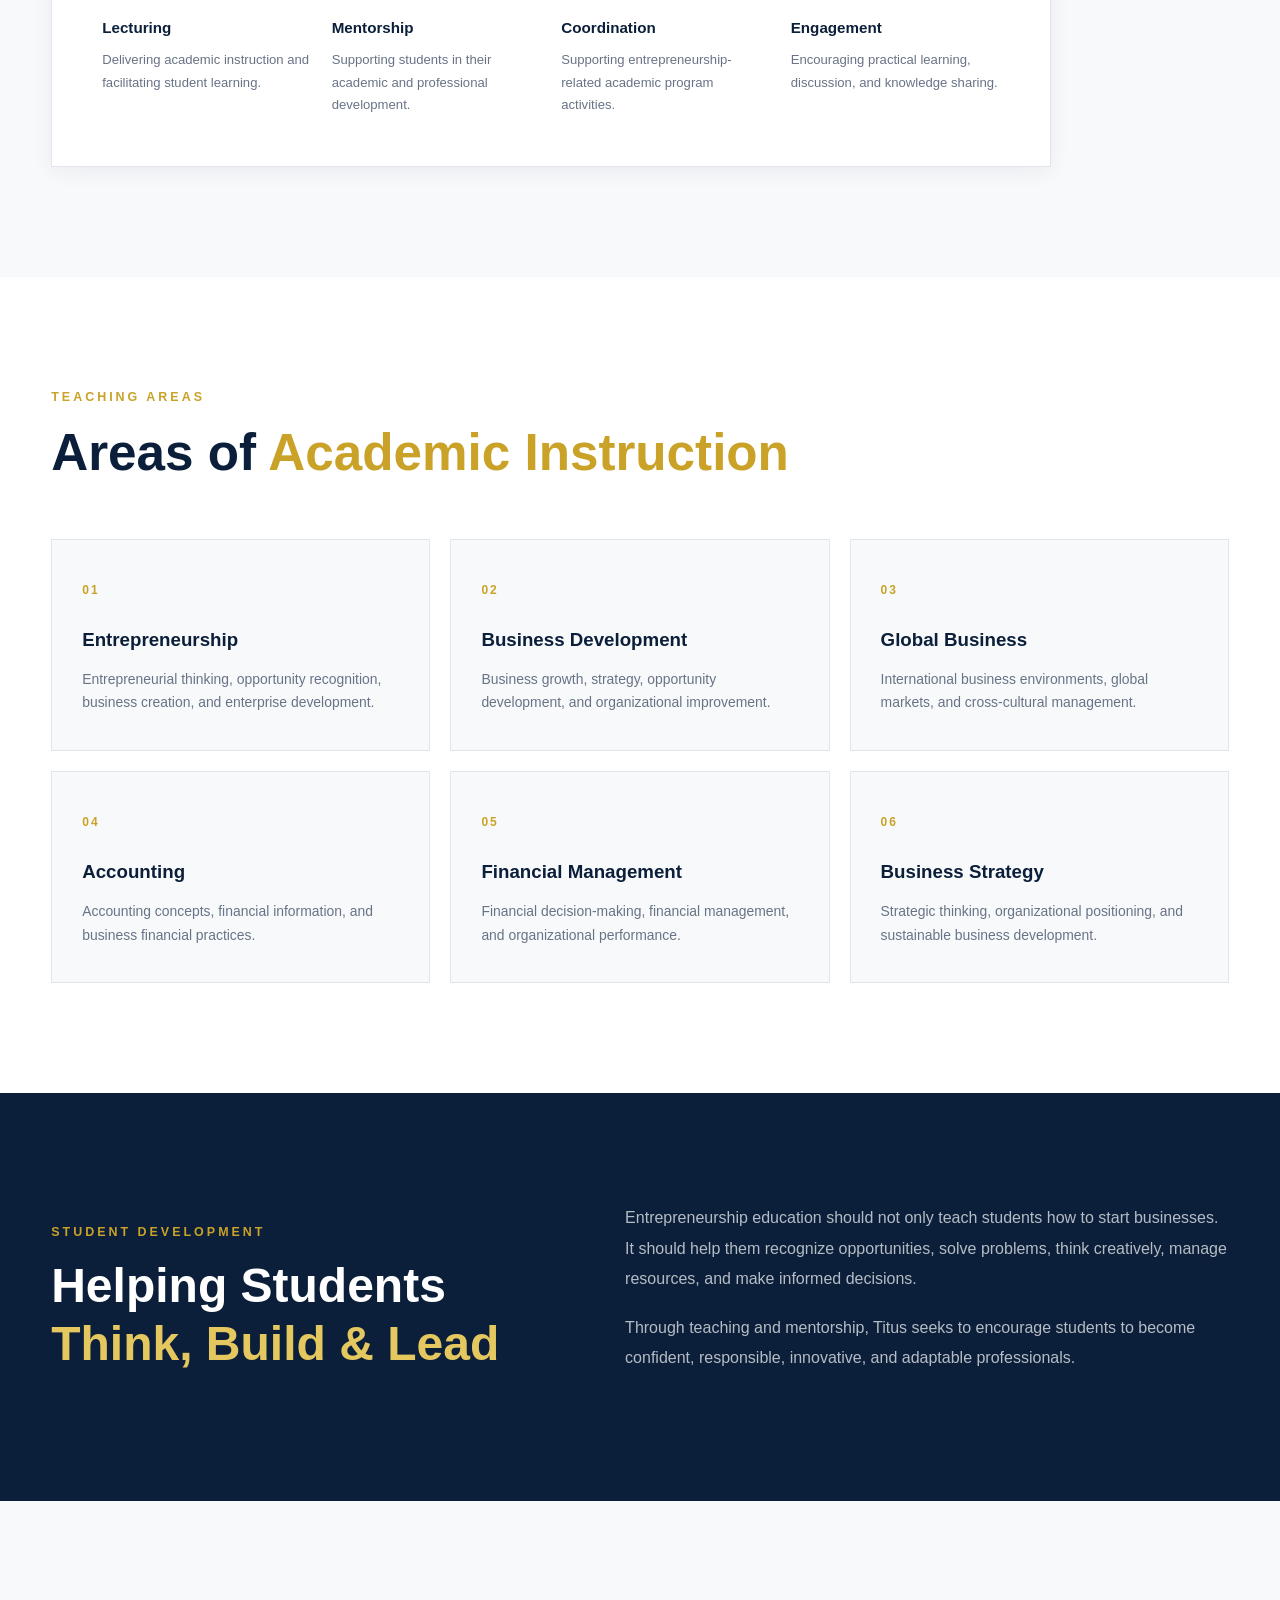
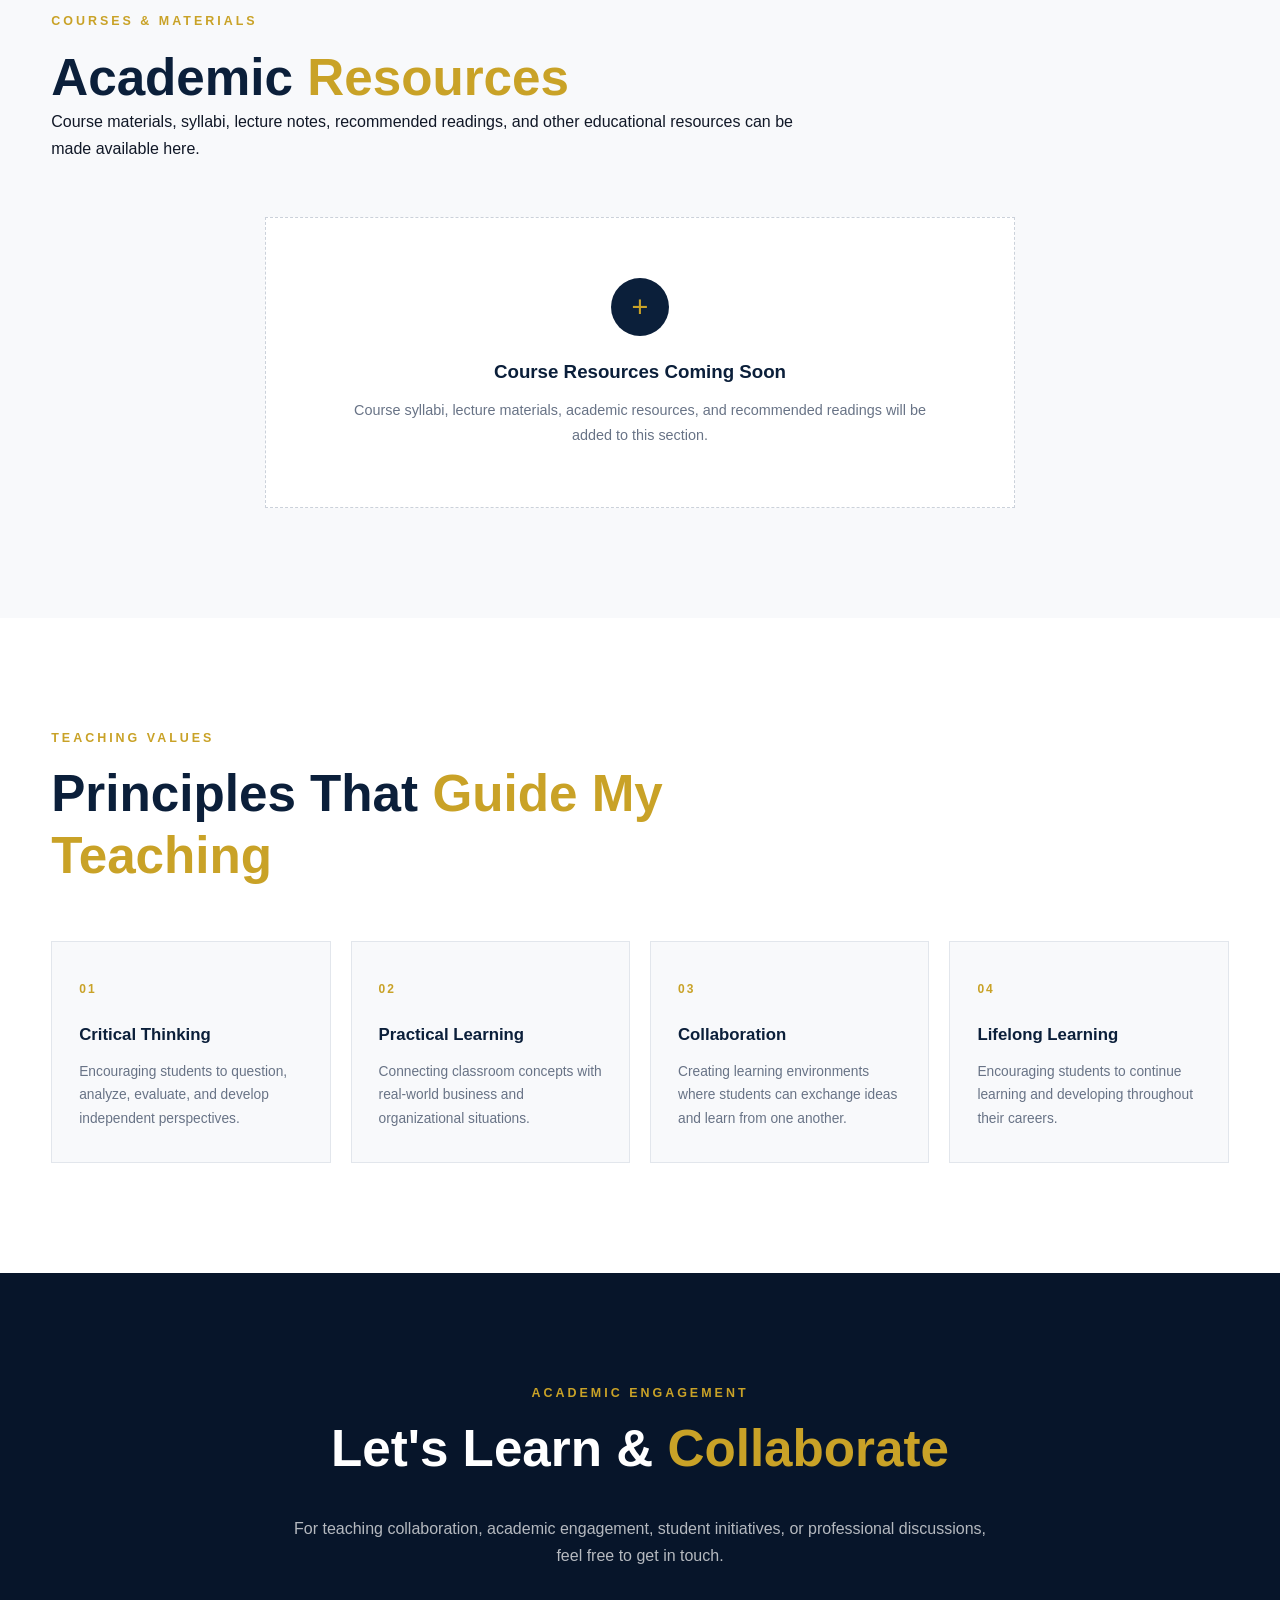
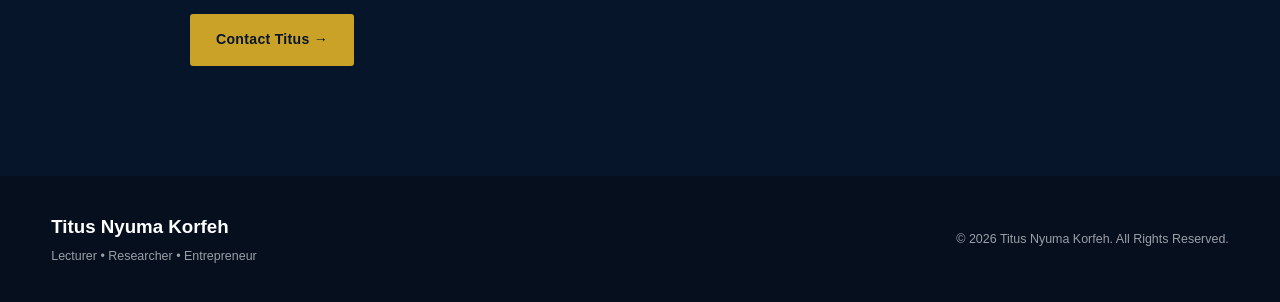
<file: teaching.html>
<!DOCTYPE html>
<html lang="en">

<head>

    <meta charset="UTF-8">
    <meta name="viewport" content="width=device-width, initial-scale=1.0">

    <title>Teaching & Courses | Titus Nyuma Korfeh</title>

    <meta
        name="description"
        content="Teaching profile, academic areas, courses, and educational interests of Titus Nyuma Korfeh."
    >

    <link rel="stylesheet" href="style.css">

</head>

<body>


<!-- =====================================================
     NAVIGATION
====================================================== -->

<header class="navbar">

    <div class="container nav-container">

        <a href="index.html" class="logo">

            <span>TNK</span>

            <strong>Titus Korfeh</strong>

        </a>


        <nav class="nav-menu">

            <a href="index.html">Home</a>

            <a href="about.html">About</a>

            <a href="academic.html">Academic</a>

            <a href="research.html">Research</a>

            <a href="teaching.html">Teaching</a>

            <a href="experience.html">Experience</a>

            <a href="contact.html">Contact</a>

        </nav>


        <button
            class="menu-toggle"
            aria-label="Open navigation"
        >
            ☰
        </button>

    </div>

</header>



<!-- =====================================================
     PAGE HERO
====================================================== -->

<section class="page-hero">

    <div class="container">

        <p class="eyebrow">
            TEACHING & EDUCATION
        </p>

        <h1>
            Teaching &
            <span>Academic Engagement</span>
        </h1>

        <p>
            Creating learning experiences that connect academic
            knowledge with practical business and entrepreneurial
            challenges.
        </p>

    </div>

</section>



<!-- =====================================================
     TEACHING PROFILE
====================================================== -->

<section class="section teaching-profile">

    <div class="container">

        <div class="teaching-profile-grid">

            <div>

                <p class="eyebrow">
                    TEACHING PHILOSOPHY
                </p>

                <h2>
                    Education Beyond
                    <span>the Classroom</span>
                </h2>

            </div>


            <div class="teaching-profile-text">

                <p>
                    As a lecturer and entrepreneurship educator,
                    Titus Nyuma Korfeh is committed to helping
                    students develop both theoretical understanding
                    and practical perspectives.
                </p>

                <p>
                    His approach emphasizes critical thinking,
                    entrepreneurship, problem-solving, business
                    awareness, and the ability to connect academic
                    concepts with real-world situations.
                </p>

                <p>
                    He believes that effective education should
                    encourage curiosity, collaboration, creativity,
                    and continuous learning.
                </p>

            </div>

        </div>

    </div>

</section>



<!-- =====================================================
     CURRENT TEACHING ROLE
====================================================== -->

<section class="section teaching-position">

    <div class="container">

        <div class="section-heading">

            <p class="eyebrow">
                CURRENT ACADEMIC ROLE
            </p>

            <h2>
                University of
                <span>Liberia</span>
            </h2>

        </div>


        <div class="teaching-position-card">

            <div class="teaching-role-label">
                CURRENT POSITION
            </div>


            <h3>
                Full-Time Lecturer & Minor Program Coordinator
            </h3>


            <h4>
                Entrepreneurship
            </h4>


            <p>
                Titus contributes to entrepreneurship education
                and academic coordination at the University of
                Liberia.
            </p>


            <div class="teaching-role-grid">

                <div>

                    <span>01</span>

                    <h5>
                        Lecturing
                    </h5>

                    <p>
                        Delivering academic instruction and
                        facilitating student learning.
                    </p>

                </div>


                <div>

                    <span>02</span>

                    <h5>
                        Mentorship
                    </h5>

                    <p>
                        Supporting students in their academic
                        and professional development.
                    </p>

                </div>


                <div>

                    <span>03</span>

                    <h5>
                        Coordination
                    </h5>

                    <p>
                        Supporting entrepreneurship-related
                        academic program activities.
                    </p>

                </div>


                <div>

                    <span>04</span>

                    <h5>
                        Engagement
                    </h5>

                    <p>
                        Encouraging practical learning,
                        discussion, and knowledge sharing.
                    </p>

                </div>

            </div>

        </div>

    </div>

</section>



<!-- =====================================================
     TEACHING AREAS
====================================================== -->

<section class="section teaching-areas">

    <div class="container">

        <div class="section-heading">

            <p class="eyebrow">
                TEACHING AREAS
            </p>

            <h2>
                Areas of
                <span>Academic Instruction</span>
            </h2>

        </div>


        <div class="teaching-area-grid">

            <article class="teaching-area-card">

                <span>01</span>

                <h3>
                    Entrepreneurship
                </h3>

                <p>
                    Entrepreneurial thinking, opportunity
                    recognition, business creation, and
                    enterprise development.
                </p>

            </article>


            <article class="teaching-area-card">

                <span>02</span>

                <h3>
                    Business Development
                </h3>

                <p>
                    Business growth, strategy, opportunity
                    development, and organizational improvement.
                </p>

            </article>


            <article class="teaching-area-card">

                <span>03</span>

                <h3>
                    Global Business
                </h3>

                <p>
                    International business environments,
                    global markets, and cross-cultural
                    management.
                </p>

            </article>


            <article class="teaching-area-card">

                <span>04</span>

                <h3>
                    Accounting
                </h3>

                <p>
                    Accounting concepts, financial information,
                    and business financial practices.
                </p>

            </article>


            <article class="teaching-area-card">

                <span>05</span>

                <h3>
                    Financial Management
                </h3>

                <p>
                    Financial decision-making, financial
                    management, and organizational performance.
                </p>

            </article>


            <article class="teaching-area-card">

                <span>06</span>

                <h3>
                    Business Strategy
                </h3>

                <p>
                    Strategic thinking, organizational
                    positioning, and sustainable business
                    development.
                </p>

            </article>

        </div>

    </div>

</section>



<!-- =====================================================
     STUDENT DEVELOPMENT
====================================================== -->

<section class="section student-development">

    <div class="container">

        <div class="student-development-grid">

            <div>

                <p class="eyebrow">
                    STUDENT DEVELOPMENT
                </p>

                <h2>
                    Helping Students
                    <span>Think, Build & Lead</span>
                </h2>

            </div>


            <div class="student-development-text">

                <p>
                    Entrepreneurship education should not only
                    teach students how to start businesses. It
                    should help them recognize opportunities,
                    solve problems, think creatively, manage
                    resources, and make informed decisions.
                </p>

                <p>
                    Through teaching and mentorship, Titus seeks
                    to encourage students to become confident,
                    responsible, innovative, and adaptable
                    professionals.
                </p>

            </div>

        </div>

    </div>

</section>



<!-- =====================================================
     COURSES
====================================================== -->

<section class="section courses">

    <div class="container">

        <div class="section-heading">

            <p class="eyebrow">
                COURSES & MATERIALS
            </p>

            <h2>
                Academic
                <span>Resources</span>
            </h2>

            <p>
                Course materials, syllabi, lecture notes,
                recommended readings, and other educational
                resources can be made available here.
            </p>

        </div>


        <div class="course-placeholder">

            <div class="course-icon">
                +
            </div>

            <h3>
                Course Resources Coming Soon
            </h3>

            <p>
                Course syllabi, lecture materials, academic
                resources, and recommended readings will be
                added to this section.
            </p>

        </div>

    </div>

</section>



<!-- =====================================================
     TEACHING VALUES
====================================================== -->

<section class="section teaching-values">

    <div class="container">

        <div class="section-heading">

            <p class="eyebrow">
                TEACHING VALUES
            </p>

            <h2>
                Principles That
                <span>Guide My Teaching</span>
            </h2>

        </div>


        <div class="teaching-values-grid">

            <article>

                <span>01</span>

                <h3>
                    Critical Thinking
                </h3>

                <p>
                    Encouraging students to question,
                    analyze, evaluate, and develop independent
                    perspectives.
                </p>

            </article>


            <article>

                <span>02</span>

                <h3>
                    Practical Learning
                </h3>

                <p>
                    Connecting classroom concepts with
                    real-world business and organizational
                    situations.
                </p>

            </article>


            <article>

                <span>03</span>

                <h3>
                    Collaboration
                </h3>

                <p>
                    Creating learning environments where
                    students can exchange ideas and learn
                    from one another.
                </p>

            </article>


            <article>

                <span>04</span>

                <h3>
                    Lifelong Learning
                </h3>

                <p>
                    Encouraging students to continue learning
                    and developing throughout their careers.
                </p>

            </article>

        </div>

    </div>

</section>



<!-- =====================================================
     CONTACT CTA
====================================================== -->

<section class="contact section">

    <div class="container contact-container">

        <div class="section-heading">

            <p class="eyebrow">
                ACADEMIC ENGAGEMENT
            </p>

            <h2>
                Let's Learn &
                <span>Collaborate</span>
            </h2>

        </div>

        <p class="contact-intro">
            For teaching collaboration, academic engagement,
            student initiatives, or professional discussions,
            feel free to get in touch.
        </p>

        <a
            href="contact.html"
            class="btn btn-primary"
        >
            Contact Titus →
        </a>

    </div>

</section>



<!-- =====================================================
     FOOTER
====================================================== -->

<footer class="footer">

    <div class="container">

        <div class="footer-content">

            <div>

                <h3>
                    Titus Nyuma Korfeh
                </h3>

                <p>
                    Lecturer • Researcher • Entrepreneur
                </p>

            </div>


            <div>

                <p>
                    © 2026 Titus Nyuma Korfeh.
                    All Rights Reserved.
                </p>

            </div>

        </div>

    </div>

</footer>



<script src="script.js"></script>

</body>

</html>
</file>
<file: style.css>
/* =========================================================
   TITUS NYUMA KORFEH — ACADEMIC PORTFOLIO
   Main Stylesheet
========================================================= */


/* =========================================================
   1. ROOT VARIABLES
========================================================= */

:root {
    --navy: #0b1f3a;
    --navy-dark: #07152a;
    --navy-light: #16345c;

    --gold: #c9a227;
    --gold-light: #e4c75f;

    --white: #ffffff;
    --off-white: #f8f9fb;
    --light-gray: #eef1f5;
    --gray: #687386;
    --dark-gray: #374151;
    --black: #111827;

    --border: #e2e6ec;

    --max-width: 1180px;

    --shadow-sm: 0 5px 20px rgba(11, 31, 58, 0.06);
    --shadow-md: 0 15px 40px rgba(11, 31, 58, 0.10);
    --shadow-lg: 0 25px 60px rgba(11, 31, 58, 0.15);

    --transition: all 0.3s ease;
}


/* =========================================================
   2. RESET
========================================================= */

* {
    margin: 0;
    padding: 0;
    box-sizing: border-box;
}

html {
    scroll-behavior: smooth;
}

body {
    font-family: "Inter", "Segoe UI", Arial, sans-serif;
    background: var(--white);
    color: var(--black);
    line-height: 1.7;
    overflow-x: hidden;
}

img {
    max-width: 100%;
    display: block;
}

a {
    text-decoration: none;
    color: inherit;
}

button {
    font-family: inherit;
}


/* =========================================================
   3. GLOBAL CONTAINER
========================================================= */

.container {
    width: min(92%, var(--max-width));
    margin: 0 auto;
}


/* =========================================================
   4. GLOBAL SECTIONS
========================================================= */

.section {
    padding: 110px 0;
}

.section-heading {
    max-width: 750px;
    margin-bottom: 55px;
}

.eyebrow {
    color: var(--gold);
    font-size: 0.78rem;
    font-weight: 800;
    letter-spacing: 3px;
    margin-bottom: 14px;
}

.section-heading h2 {
    color: var(--navy);
    font-size: clamp(2rem, 4vw, 3.2rem);
    line-height: 1.2;
    font-weight: 700;
}

.section-heading h2 span {
    color: var(--gold);
}


/* =========================================================
   5. NAVIGATION
========================================================= */

.navbar {
    position: fixed;
    top: 0;
    left: 0;
    width: 100%;
    height: 82px;
    background: rgba(255, 255, 255, 0.96);
    backdrop-filter: blur(15px);
    border-bottom: 1px solid rgba(226, 230, 236, 0.8);
    z-index: 1000;
}

.nav-container {
    height: 100%;
    display: flex;
    align-items: center;
    justify-content: space-between;
}

.logo {
    display: flex;
    align-items: center;
    gap: 12px;
}

.logo span {
    width: 42px;
    height: 42px;
    display: grid;
    place-items: center;
    background: var(--navy);
    color: var(--gold-light);
    font-size: 0.75rem;
    font-weight: 800;
    letter-spacing: 1px;
}

.logo strong {
    color: var(--navy);
    font-size: 1rem;
    letter-spacing: 0.3px;
}

.nav-menu {
    display: flex;
    align-items: center;
    gap: 30px;
}

.nav-menu a {
    position: relative;
    color: var(--dark-gray);
    font-size: 0.88rem;
    font-weight: 600;
    transition: var(--transition);
}

.nav-menu a::after {
    content: "";
    position: absolute;
    left: 0;
    bottom: -8px;
    width: 0;
    height: 2px;
    background: var(--gold);
    transition: var(--transition);
}

.nav-menu a:hover {
    color: var(--navy);
}

.nav-menu a:hover::after {
    width: 100%;
}

.menu-toggle {
    display: none;
    border: none;
    background: transparent;
    color: var(--navy);
    font-size: 1.7rem;
    cursor: pointer;
}


/* =========================================================
   6. HERO
========================================================= */

.hero {
    min-height: 100vh;
    padding-top: 82px;
    background:
        linear-gradient(
            135deg,
            var(--navy-dark) 0%,
            var(--navy) 55%,
            #102b4e 100%
        );
    color: var(--white);
    display: flex;
    align-items: center;
    position: relative;
    overflow: hidden;
}

.hero::before {
    content: "";
    position: absolute;
    width: 500px;
    height: 500px;
    border: 1px solid rgba(201, 162, 39, 0.18);
    border-radius: 50%;
    right: -180px;
    top: -120px;
}

.hero::after {
    content: "";
    position: absolute;
    width: 350px;
    height: 350px;
    border: 1px solid rgba(255, 255, 255, 0.07);
    border-radius: 50%;
    left: -180px;
    bottom: -150px;
}

.hero-container {
    display: grid;
    grid-template-columns: 1.15fr 0.85fr;
    gap: 80px;
    align-items: center;
    position: relative;
    z-index: 2;
}

.hero-content {
    max-width: 700px;
}

.hero .eyebrow {
    color: var(--gold-light);
}

.hero h1 {
    font-size: clamp(3.2rem, 7vw, 6rem);
    line-height: 0.98;
    letter-spacing: -3px;
    font-weight: 800;
    margin-bottom: 28px;
}

.hero h1 span {
    display: block;
    color: var(--gold-light);
}

.hero-description {
    max-width: 650px;
    color: rgba(255, 255, 255, 0.78);
    font-size: 1.08rem;
    line-height: 1.9;
    margin-bottom: 38px;
}

.hero-buttons {
    display: flex;
    gap: 15px;
    flex-wrap: wrap;
}


/* =========================================================
   7. BUTTONS
========================================================= */

.btn {
    display: inline-flex;
    align-items: center;
    justify-content: center;
    min-height: 52px;
    padding: 0 26px;
    border-radius: 3px;
    font-size: 0.88rem;
    font-weight: 700;
    letter-spacing: 0.3px;
    transition: var(--transition);
    cursor: pointer;
}

.btn-primary {
    background: var(--gold);
    color: var(--navy-dark);
}

.btn-primary:hover {
    background: var(--gold-light);
    transform: translateY(-3px);
    box-shadow: 0 12px 30px rgba(201, 162, 39, 0.25);
}

.btn-secondary {
    border: 1px solid rgba(255, 255, 255, 0.3);
    color: var(--white);
    background: transparent;
}

.btn-secondary:hover {
    background: var(--white);
    color: var(--navy);
    transform: translateY(-3px);
}

.text-link {
    display: inline-block;
    margin-top: 20px;
    color: var(--gold);
    font-weight: 700;
    transition: var(--transition);
}

.text-link:hover {
    transform: translateX(5px);
}


/* =========================================================
   8. HERO IMAGE
========================================================= */

.hero-image {
    display: flex;
    justify-content: center;
    align-items: center;
}

.image-frame {
    width: min(390px, 100%);
    aspect-ratio: 4 / 5;
    padding: 12px;
    border: 1px solid rgba(201, 162, 39, 0.6);
    position: relative;
}

.image-frame::before {
    content: "";
    position: absolute;
    top: -14px;
    right: -14px;
    width: 100px;
    height: 100px;
    border-top: 2px solid var(--gold);
    border-right: 2px solid var(--gold);
}

.image-frame::after {
    content: "";
    position: absolute;
    bottom: -14px;
    left: -14px;
    width: 100px;
    height: 100px;
    border-bottom: 2px solid var(--gold);
    border-left: 2px solid var(--gold);
}

.image-frame img {
    width: 100%;
    height: 100%;
    object-fit: cover;
}


/* =========================================================
   9. STATISTICS
========================================================= */

.stats {
    background: var(--white);
    border-bottom: 1px solid var(--border);
}

.stats-grid {
    display: grid;
    grid-template-columns: repeat(4, 1fr);
}

.stat-item {
    padding: 38px 25px;
    text-align: center;
    border-right: 1px solid var(--border);
}

.stat-item:last-child {
    border-right: none;
}

.stat-item h2 {
    color: var(--navy);
    font-size: 2.4rem;
    line-height: 1;
    margin-bottom: 10px;
}

.stat-item p {
    color: var(--gray);
    font-size: 0.82rem;
}


/* =========================================================
   10. ABOUT
========================================================= */

.about {
    background: var(--off-white);
}

.about-content {
    max-width: 900px;
}

.about-text p {
    color: var(--gray);
    font-size: 1.03rem;
    margin-bottom: 20px;
}


/* =========================================================
   11. ACADEMIC TIMELINE
========================================================= */

.academic {
    background: var(--white);
}

.timeline {
    position: relative;
    max-width: 900px;
    margin-bottom: 50px;
}

.timeline::before {
    content: "";
    position: absolute;
    left: 9px;
    top: 10px;
    bottom: 10px;
    width: 1px;
    background: var(--border);
}

.timeline-item {
    position: relative;
    padding-left: 50px;
    margin-bottom: 45px;
}

.timeline-dot {
    position: absolute;
    left: 0;
    top: 7px;
    width: 19px;
    height: 19px;
    border-radius: 50%;
    background: var(--gold);
    border: 5px solid var(--white);
    box-shadow: 0 0 0 1px var(--gold);
}

.timeline-content span {
    display: inline-block;
    color: var(--gold);
    font-size: 0.72rem;
    font-weight: 800;
    text-transform: uppercase;
    letter-spacing: 2px;
    margin-bottom: 7px;
}

.timeline-content h3 {
    color: var(--navy);
    font-size: 1.25rem;
    margin-bottom: 3px;
}

.timeline-content p {
    color: var(--gray);
    margin-bottom: 3px;
}

.timeline-content strong {
    color: var(--dark-gray);
    font-size: 0.92rem;
}


/* =========================================================
   12. EXPERTISE
========================================================= */

.expertise {
    background: var(--off-white);
}

.expertise-grid {
    display: grid;
    grid-template-columns: repeat(4, 1fr);
    gap: 20px;
}

.expertise-card {
    position: relative;
    background: var(--white);
    padding: 35px 28px;
    border: 1px solid var(--border);
    min-height: 270px;
    transition: var(--transition);
}

.expertise-card:hover {
    transform: translateY(-8px);
    border-color: rgba(201, 162, 39, 0.5);
    box-shadow: var(--shadow-md);
}

.card-number {
    color: var(--gold);
    font-size: 0.75rem;
    font-weight: 800;
    letter-spacing: 2px;
}

.expertise-card h3 {
    color: var(--navy);
    font-size: 1.2rem;
    margin: 35px 0 15px;
}

.expertise-card p {
    color: var(--gray);
    font-size: 0.9rem;
}


/* =========================================================
   13. RESEARCH
========================================================= */

.research {
    background: var(--navy);
    color: var(--white);
}

.research .section-heading h2 {
    color: var(--white);
}

.research .section-heading h2 span {
    color: var(--gold-light);
}

.research-intro {
    max-width: 750px;
    color: rgba(255, 255, 255, 0.72);
    font-size: 1.05rem;
    margin-bottom: 30px;
}


/* =========================================================
   14. TEACHING
========================================================= */

.teaching {
    background: var(--white);
}

.teaching-grid {
    display: grid;
    grid-template-columns: repeat(3, 1fr);
    gap: 18px;
}

.teaching-card {
    padding: 35px;
    background: var(--off-white);
    border-left: 3px solid var(--gold);
    transition: var(--transition);
}

.teaching-card:hover {
    background: var(--navy);
    transform: translateY(-5px);
}

.teaching-card h3 {
    color: var(--navy);
    font-size: 1rem;
}

.teaching-card:hover h3 {
    color: var(--white);
}


/* =========================================================
   15. EXPERIENCE
========================================================= */

.experience {
    background: var(--off-white);
}

.experience-card {
    background: var(--white);
    border: 1px solid var(--border);
    padding: 45px;
    max-width: 900px;
    box-shadow: var(--shadow-sm);
}

.experience-date {
    color: var(--gold);
    font-size: 0.72rem;
    font-weight: 800;
    letter-spacing: 2px;
    margin-bottom: 12px;
}

.experience-card h3 {
    color: var(--navy);
    font-size: 1.7rem;
    margin-bottom: 5px;
}

.experience-card h4 {
    color: var(--dark-gray);
    font-size: 1rem;
    margin-bottom: 18px;
}

.experience-card p {
    color: var(--gray);
}

.experience-areas {
    display: flex;
    flex-wrap: wrap;
    gap: 10px;
    margin-top: 30px;
}

.experience-areas span {
    background: var(--navy);
    color: var(--white);
    padding: 9px 16px;
    font-size: 0.76rem;
    font-weight: 600;
}


/* =========================================================
   16. CONTACT
========================================================= */

.contact {
    background: var(--navy-dark);
    color: var(--white);
}

.contact-container {
    max-width: 900px;
}

.contact .section-heading {
    margin-left: auto;
    margin-right: auto;
    text-align: center;
}

.contact .section-heading h2 {
    color: var(--white);
}

.contact-intro {
    max-width: 700px;
    margin: -20px auto 45px;
    text-align: center;
    color: rgba(255, 255, 255, 0.7);
}


/* Contact Form */

.contact-form {
    background: var(--white);
    padding: 45px;
    box-shadow: var(--shadow-lg);
}

.form-row {
    display: grid;
    grid-template-columns: 1fr 1fr;
    gap: 20px;
}

.form-group {
    margin-bottom: 22px;
}

.form-group label {
    display: block;
    color: var(--navy);
    font-size: 0.82rem;
    font-weight: 700;
    margin-bottom: 8px;
}

.form-group input,
.form-group textarea {
    width: 100%;
    border: 1px solid var(--border);
    background: var(--off-white);
    color: var(--black);
    padding: 14px 16px;
    font-family: inherit;
    font-size: 0.92rem;
    outline: none;
    transition: var(--transition);
}

.form-group input {
    height: 52px;
}

.form-group textarea {
    resize: vertical;
    min-height: 160px;
}

.form-group input:focus,
.form-group textarea:focus {
    border-color: var(--gold);
    background: var(--white);
    box-shadow: 0 0 0 3px rgba(201, 162, 39, 0.08);
}

.form-group input::placeholder,
.form-group textarea::placeholder {
    color: #9ca3af;
}

.contact-submit {
    border: none;
    width: 100%;
    margin-top: 5px;
}


/* Direct Email */

.contact-email {
    text-align: center;
    margin-top: 35px;
}

.contact-email span {
    display: block;
    color: rgba(255, 255, 255, 0.5);
    font-size: 0.75rem;
    text-transform: uppercase;
    letter-spacing: 2px;
    margin-bottom: 8px;
}

.contact-email a {
    color: var(--gold-light);
    font-size: 1.05rem;
    font-weight: 700;
}

.contact-email a:hover {
    color: var(--white);
}
/* =========================================================
   17. FOOTER
========================================================= */

.footer {
    background: #050f1e;
    color: rgba(255, 255, 255, 0.6);
    padding: 35px 0;
}

.footer-content {
    display: flex;
    align-items: center;
    justify-content: space-between;
    gap: 20px;
}

.footer h3 {
    color: var(--white);
    margin-bottom: 3px;
}

.footer p {
    font-size: 0.78rem;
}


/* =========================================================
   18. RESPONSIVE — TABLETS
========================================================= */

@media (max-width: 1000px) {

    .hero-container {
        grid-template-columns: 1fr;
        gap: 50px;
        padding-top: 70px;
        padding-bottom: 80px;
    }

    .hero-content {
        text-align: center;
        margin: 0 auto;
    }

    .hero-description {
        margin-left: auto;
        margin-right: auto;
    }

    .hero-buttons {
        justify-content: center;
    }

    .hero-image {
        max-width: 360px;
        margin: 0 auto;
    }

    .expertise-grid {
        grid-template-columns: repeat(2, 1fr);
    }

    .teaching-grid {
        grid-template-columns: repeat(2, 1fr);
    }

}


/* =========================================================
   19. RESPONSIVE — MOBILE
========================================================= */

@media (max-width: 700px) {

    .section {
        padding: 80px 0;
    }

    .navbar {
        height: 72px;
    }

    .nav-menu {
        position: fixed;
        top: 72px;
        left: -100%;
        width: 100%;
        height: calc(100vh - 72px);
        background: var(--white);
        flex-direction: column;
        justify-content: flex-start;
        align-items: flex-start;
        padding: 40px 8%;
        gap: 25px;
        transition: var(--transition);
    }

    .nav-menu.active {
        left: 0;
    }

    .menu-toggle {
        display: block;
    }

    .hero {
        padding-top: 72px;
    }

    .hero h1 {
        font-size: clamp(2.8rem, 14vw, 4rem);
        letter-spacing: -2px;
    }

    .hero-description {
        font-size: 0.95rem;
    }

    .hero-buttons {
        flex-direction: column;
    }

    .hero-buttons .btn {
        width: 100%;
    }

    .stats-grid {
        grid-template-columns: repeat(2, 1fr);
    }

    .stat-item {
        border-bottom: 1px solid var(--border);
    }

    .stat-item:nth-child(2) {
        border-right: none;
    }

    .stat-item h2 {
        font-size: 2rem;
    }

    .expertise-grid,
    .teaching-grid {
        grid-template-columns: 1fr;
    }

    .expertise-card {
        min-height: auto;
    }

    .experience-card {
        padding: 30px 25px;
    }

    .footer-content {
        flex-direction: column;
        text-align: center;
    }

}


/* =========================================================
   20. SMALL MOBILE
========================================================= */

@media (max-width: 420px) {

    .logo strong {
        font-size: 0.9rem;
    }

    .logo span {
        width: 38px;
        height: 38px;
    }

    .stats-grid {
        grid-template-columns: 1fr;
    }

    .stat-item {
        border-right: none;
    }

}
@media (max-width: 700px) {

    .contact-form {
        padding: 28px 20px;
    }

    .form-row {
        grid-template-columns: 1fr;
        gap: 0;
    }

    .contact-email a {
        font-size: 0.95rem;
    }

}

/* =========================================================
   INNER PAGE HERO
========================================================= */

.page-hero {
    padding: 170px 0 100px;
    background: var(--navy);
    color: var(--white);
}

.page-hero h1 {
    font-size: clamp(2.8rem, 6vw, 5rem);
    line-height: 1.05;
    margin-bottom: 20px;
}

.page-hero h1 span {
    color: var(--gold-light);
}

.page-hero > .container > p:last-child {
    max-width: 650px;
    color: rgba(255, 255, 255, 0.7);
    font-size: 1.05rem;
}


/* =========================================================
   ABOUT PAGE
========================================================= */

.about-page-content {
    display: grid;
    grid-template-columns: 1.5fr 0.7fr;
    gap: 70px;
    align-items: start;
}

.about-main p {
    color: var(--gray);
    font-size: 1rem;
    margin-bottom: 22px;
}

.about-sidebar {
    display: flex;
    flex-direction: column;
    gap: 18px;
}

.profile-card {
    background: var(--off-white);
    border: 1px solid var(--border);
    padding: 30px;
}

.profile-card h3 {
    color: var(--navy);
    margin: 12px 0 8px;
    font-size: 1.15rem;
}

.profile-card p {
    color: var(--gray);
    font-size: 0.88rem;
    margin-bottom: 5px;
}


/* =========================================================
   PHILOSOPHY
========================================================= */

.philosophy {
    background: var(--off-white);
}

.philosophy-grid {
    display: grid;
    grid-template-columns: repeat(4, 1fr);
    gap: 20px;
}

.philosophy-card {
    background: var(--white);
    border: 1px solid var(--border);
    padding: 32px 26px;
    transition: var(--transition);
}

.philosophy-card:hover {
    transform: translateY(-7px);
    box-shadow: var(--shadow-md);
    border-color: rgba(201, 162, 39, 0.5);
}

.philosophy-card h3 {
    color: var(--navy);
    margin: 25px 0 12px;
    font-size: 1.15rem;
}

.philosophy-card p {
    color: var(--gray);
    font-size: 0.88rem;
}


/* =========================================================
   INNER PAGE RESPONSIVE
========================================================= */

@media (max-width: 1000px) {

    .about-page-content {
        grid-template-columns: 1fr;
        gap: 45px;
    }

    .philosophy-grid {
        grid-template-columns: repeat(2, 1fr);
    }

}


@media (max-width: 700px) {

    .page-hero {
        padding: 135px 0 75px;
    }

    .page-hero h1 {
        font-size: 2.8rem;
    }

    .philosophy-grid {
        grid-template-columns: 1fr;
    }

}

/* =========================================================
   ACADEMIC PROFILE PAGE
========================================================= */

.academic-introduction {
    background: var(--white);
}

.academic-intro-grid {
    display: grid;
    grid-template-columns: 0.9fr 1.1fr;
    gap: 80px;
    align-items: start;
}

.academic-intro-grid h2 {
    color: var(--navy);
    font-size: clamp(2rem, 4vw, 3rem);
    line-height: 1.2;
}

.academic-intro-grid h2 span {
    color: var(--gold);
}

.academic-intro-text p {
    color: var(--gray);
    margin-bottom: 20px;
}


/* =========================================================
   EDUCATION TIMELINE
========================================================= */

.education-section {
    background: var(--off-white);
}

.education-timeline {
    max-width: 950px;
    position: relative;
    margin: 0 auto;
}

.education-timeline::before {
    content: "";
    position: absolute;
    left: 14px;
    top: 15px;
    bottom: 15px;
    width: 2px;
    background: var(--border);
}

.education-item {
    position: relative;
    display: grid;
    grid-template-columns: 30px 1fr;
    gap: 35px;
    margin-bottom: 35px;
}

.education-marker {
    position: relative;
    z-index: 2;
    display: flex;
    justify-content: center;
}

.education-marker span {
    width: 28px;
    height: 28px;
    margin-top: 4px;
    border-radius: 50%;
    background: var(--white);
    border: 2px solid var(--gold);
    box-shadow: 0 0 0 5px var(--off-white);
}

.education-item.current .education-marker span {
    background: var(--gold);
}

.education-card {
    background: var(--white);
    border: 1px solid var(--border);
    padding: 35px 38px;
    transition: var(--transition);
}

.education-card:hover {
    transform: translateX(5px);
    border-color: rgba(201, 162, 39, 0.55);
    box-shadow: var(--shadow-md);
}

.education-meta {
    display: flex;
    align-items: center;
    gap: 15px;
    color: var(--gray);
    font-size: 0.76rem;
    text-transform: uppercase;
    letter-spacing: 1.5px;
    margin-bottom: 12px;
}

.education-status {
    background: var(--gold);
    color: var(--navy-dark);
    padding: 5px 9px;
    font-weight: 800;
}

.education-card h3 {
    color: var(--navy);
    font-size: 1.4rem;
    margin-bottom: 6px;
}

.education-card h4 {
    color: var(--gold);
    font-size: 1rem;
    margin-bottom: 15px;
}

.education-card p {
    color: var(--gray);
    font-size: 0.92rem;
}


/* =========================================================
   ACADEMIC INTERESTS
========================================================= */

.academic-interests {
    background: var(--white);
}

.interest-grid {
    display: grid;
    grid-template-columns: repeat(3, 1fr);
    gap: 20px;
}

.interest-card {
    padding: 35px 30px;
    background: var(--off-white);
    border: 1px solid var(--border);
    transition: var(--transition);
}

.interest-card:hover {
    transform: translateY(-7px);
    background: var(--white);
    box-shadow: var(--shadow-md);
    border-color: rgba(201, 162, 39, 0.5);
}

.interest-card > span {
    color: var(--gold);
    font-size: 0.75rem;
    font-weight: 800;
    letter-spacing: 2px;
}

.interest-card h3 {
    color: var(--navy);
    margin: 20px 0 12px;
}

.interest-card p {
    color: var(--gray);
    font-size: 0.88rem;
}


/* =========================================================
   ACADEMIC DEVELOPMENT
========================================================= */

.academic-development {
    background: var(--navy);
}

.development-box {
    display: grid;
    grid-template-columns: 0.9fr 1.1fr;
    gap: 70px;
    align-items: center;
}

.development-box h2 {
    color: var(--white);
    font-size: clamp(2rem, 4vw, 3rem);
    line-height: 1.2;
}

.development-box h2 span {
    color: var(--gold-light);
}

.development-box > p {
    color: rgba(255, 255, 255, 0.7);
    font-size: 1rem;
    line-height: 1.9;
}


/* =========================================================
   ACADEMIC DOCUMENTS
========================================================= */

.academic-documents {
    background: var(--off-white);
}

.document-placeholder {
    max-width: 700px;
    margin: 0 auto;
    text-align: center;
    background: var(--white);
    border: 1px dashed #cbd1da;
    padding: 60px 30px;
}

.document-icon {
    width: 55px;
    height: 55px;
    margin: 0 auto 20px;
    display: grid;
    place-items: center;
    border-radius: 50%;
    background: var(--navy);
    color: var(--gold);
    font-size: 1.7rem;
}

.document-placeholder h3 {
    color: var(--navy);
    margin-bottom: 8px;
}

.document-placeholder p {
    color: var(--gray);
    font-size: 0.9rem;
}


/* =========================================================
   ACADEMIC RESPONSIVE
========================================================= */

@media (max-width: 1000px) {

    .academic-intro-grid,
    .development-box {
        grid-template-columns: 1fr;
        gap: 35px;
    }

    .interest-grid {
        grid-template-columns: repeat(2, 1fr);
    }

}


@media (max-width: 700px) {

    .education-item {
        grid-template-columns: 25px 1fr;
        gap: 20px;
    }

    .education-timeline::before {
        left: 11px;
    }

    .education-marker span {
        width: 23px;
        height: 23px;
    }

    .education-card {
        padding: 25px 20px;
    }

    .education-card h3 {
        font-size: 1.15rem;
    }

    .interest-grid {
        grid-template-columns: 1fr;
    }

}

/* =========================================================
   PROFESSIONAL EXPERIENCE PAGE
========================================================= */

.experience-introduction {
    background: var(--white);
}

.experience-intro-grid {
    display: grid;
    grid-template-columns: 0.9fr 1.1fr;
    gap: 80px;
    align-items: start;
}

.experience-intro-grid h2 {
    color: var(--navy);
    font-size: clamp(2rem, 4vw, 3rem);
    line-height: 1.2;
}

.experience-intro-grid h2 span {
    color: var(--gold);
}

.experience-intro-text p {
    color: var(--gray);
    margin-bottom: 20px;
}


/* =========================================================
   CURRENT POSITION
========================================================= */

.current-position {
    background: var(--off-white);
}

.current-position-card {
    max-width: 1000px;
    background: var(--white);
    border: 1px solid var(--border);
    padding: 50px;
    box-shadow: var(--shadow-sm);
}

.position-label {
    display: inline-block;
    background: var(--gold);
    color: var(--navy-dark);
    padding: 7px 12px;
    font-size: 0.7rem;
    font-weight: 800;
    letter-spacing: 1.5px;
    margin-bottom: 20px;
}

.current-position-card h3 {
    color: var(--navy);
    font-size: 1.8rem;
    line-height: 1.3;
    margin-bottom: 7px;
}

.current-position-card h4 {
    color: var(--gold);
    font-size: 1rem;
    margin-bottom: 20px;
}

.current-position-card > p {
    color: var(--gray);
    max-width: 800px;
    margin-bottom: 40px;
}


/* =========================================================
   RESPONSIBILITIES
========================================================= */

.responsibility-grid {
    display: grid;
    grid-template-columns: repeat(4, 1fr);
    gap: 20px;
    border-top: 1px solid var(--border);
    padding-top: 30px;
}

.responsibility-grid > div {
    padding-right: 15px;
}

.responsibility-grid span {
    color: var(--gold);
    font-size: 0.72rem;
    font-weight: 800;
    letter-spacing: 2px;
}

.responsibility-grid h5 {
    color: var(--navy);
    font-size: 0.95rem;
    margin: 12px 0 8px;
}

.responsibility-grid p {
    color: var(--gray);
    font-size: 0.82rem;
}


/* =========================================================
   PROFESSIONAL EXPERTISE
========================================================= */

.professional-expertise {
    background: var(--white);
}

.professional-expertise-grid {
    display: grid;
    grid-template-columns: repeat(4, 1fr);
    gap: 20px;
}

.professional-card {
    position: relative;
    padding: 35px 28px;
    min-height: 270px;
    background: var(--off-white);
    border: 1px solid var(--border);
    transition: var(--transition);
}

.professional-card:hover {
    background: var(--white);
    transform: translateY(-7px);
    border-color: rgba(201, 162, 39, 0.55);
    box-shadow: var(--shadow-md);
}

.professional-number {
    color: var(--gold);
    font-size: 0.75rem;
    font-weight: 800;
    letter-spacing: 2px;
}

.professional-card h3 {
    color: var(--navy);
    margin: 30px 0 14px;
    font-size: 1.15rem;
}

.professional-card p {
    color: var(--gray);
    font-size: 0.87rem;
}


/* =========================================================
   PROFESSIONAL PERSPECTIVE
========================================================= */

.professional-perspective {
    background: var(--navy);
}

.perspective-box {
    display: grid;
    grid-template-columns: 0.9fr 1.1fr;
    gap: 80px;
    align-items: center;
}

.perspective-box h2 {
    color: var(--white);
    font-size: clamp(2rem, 4vw, 3rem);
    line-height: 1.2;
}

.perspective-box h2 span {
    color: var(--gold-light);
}

.perspective-box > div:last-child p {
    color: rgba(255, 255, 255, 0.7);
    margin-bottom: 18px;
    line-height: 1.9;
}


/* =========================================================
   CAREER DEVELOPMENT
========================================================= */

.career-development {
    background: var(--off-white);
}

.career-grid {
    display: grid;
    grid-template-columns: repeat(4, 1fr);
    gap: 20px;
}

.career-item {
    background: var(--white);
    border: 1px solid var(--border);
    padding: 32px 27px;
    transition: var(--transition);
}

.career-item:hover {
    transform: translateY(-6px);
    box-shadow: var(--shadow-md);
}

.career-item > span {
    color: var(--gold);
    font-weight: 800;
    font-size: 0.75rem;
    letter-spacing: 2px;
}

.career-item h3 {
    color: var(--navy);
    margin: 20px 0 10px;
}

.career-item p {
    color: var(--gray);
    font-size: 0.87rem;
}


/* =========================================================
   PROFESSIONAL EXPERIENCE RESPONSIVE
========================================================= */

@media (max-width: 1000px) {

    .experience-intro-grid,
    .perspective-box {
        grid-template-columns: 1fr;
        gap: 35px;
    }

    .responsibility-grid {
        grid-template-columns: repeat(2, 1fr);
    }

    .professional-expertise-grid {
        grid-template-columns: repeat(2, 1fr);
    }

    .career-grid {
        grid-template-columns: repeat(2, 1fr);
    }

}


@media (max-width: 700px) {

    .current-position-card {
        padding: 30px 22px;
    }

    .current-position-card h3 {
        font-size: 1.35rem;
    }

    .responsibility-grid,
    .professional-expertise-grid,
    .career-grid {
        grid-template-columns: 1fr;
    }

    .professional-card {
        min-height: auto;
    }

}

/* =========================================================
   RESEARCH & PUBLICATIONS PAGE
========================================================= */

.research-profile {
    background: var(--white);
}

.research-profile-grid {
    display: grid;
    grid-template-columns: 0.9fr 1.1fr;
    gap: 80px;
    align-items: start;
}

.research-profile-grid h2 {
    color: var(--navy);
    font-size: clamp(2rem, 4vw, 3rem);
    line-height: 1.2;
}

.research-profile-grid h2 span {
    color: var(--gold);
}

.research-profile-text p {
    color: var(--gray);
    margin-bottom: 20px;
}


/* =========================================================
   RESEARCH INTERESTS
========================================================= */

.research-interests {
    background: var(--off-white);
}

.research-interest-grid {
    display: grid;
    grid-template-columns: repeat(3, 1fr);
    gap: 20px;
}

.research-interest-card {
    background: var(--white);
    border: 1px solid var(--border);
    padding: 35px 30px;
    transition: var(--transition);
}

.research-interest-card:hover {
    transform: translateY(-7px);
    box-shadow: var(--shadow-md);
    border-color: rgba(201, 162, 39, 0.5);
}

.research-interest-card > span {
    color: var(--gold);
    font-size: 0.75rem;
    font-weight: 800;
    letter-spacing: 2px;
}

.research-interest-card h3 {
    color: var(--navy);
    margin: 22px 0 12px;
    font-size: 1.15rem;
}

.research-interest-card p {
    color: var(--gray);
    font-size: 0.87rem;
}


/* =========================================================
   PUBLICATIONS
========================================================= */

.publications {
    background: var(--white);
}

.publication-empty {
    max-width: 750px;
    margin: 0 auto;
    text-align: center;
    padding: 65px 35px;
    background: var(--off-white);
    border: 1px dashed #cbd1da;
}

.publication-icon {
    width: 58px;
    height: 58px;
    margin: 0 auto 20px;
    display: grid;
    place-items: center;
    border-radius: 50%;
    background: var(--navy);
    color: var(--gold);
    font-size: 1.8rem;
}

.publication-empty h3 {
    color: var(--navy);
    margin-bottom: 10px;
    font-size: 1.3rem;
}

.publication-empty p {
    max-width: 570px;
    margin: 0 auto;
    color: var(--gray);
    font-size: 0.9rem;
}


/* =========================================================
   RESEARCH PROJECTS
========================================================= */

.research-projects {
    background: var(--off-white);
}

.research-project-grid {
    display: grid;
    grid-template-columns: repeat(3, 1fr);
    gap: 20px;
}

.research-project-card {
    background: var(--white);
    border: 1px solid var(--border);
    padding: 35px 30px;
    transition: var(--transition);
}

.research-project-card:hover {
    transform: translateY(-7px);
    box-shadow: var(--shadow-md);
}

.project-number {
    color: var(--gold);
    font-size: 0.75rem;
    font-weight: 800;
    letter-spacing: 2px;
}

.research-project-card h3 {
    color: var(--navy);
    margin: 25px 0 12px;
}

.research-project-card p {
    color: var(--gray);
    font-size: 0.88rem;
    margin-bottom: 25px;
}

.project-status {
    display: inline-block;
    padding: 6px 10px;
    background: var(--light-gray);
    color: var(--gray);
    font-size: 0.65rem;
    font-weight: 800;
    letter-spacing: 1px;
}


/* =========================================================
   SCHOLARLY PROFILES
========================================================= */

.scholarly-profiles {
    background: var(--white);
}

.scholarly-grid {
    display: grid;
    grid-template-columns: repeat(3, 1fr);
    gap: 18px;
}

.scholarly-card {
    display: flex;
    align-items: center;
    gap: 18px;
    padding: 24px;
    background: var(--off-white);
    border: 1px solid var(--border);
    transition: var(--transition);
}

.scholarly-card:hover {
    background: var(--navy);
    transform: translateY(-5px);
    box-shadow: var(--shadow-md);
}

.scholarly-card > span {
    width: 48px;
    height: 48px;
    flex-shrink: 0;
    display: grid;
    place-items: center;
    background: var(--navy);
    color: var(--gold);
    font-size: 0.8rem;
    font-weight: 800;
}

.scholarly-card:hover > span {
    background: var(--gold);
    color: var(--navy);
}

.scholarly-card div {
    flex: 1;
}

.scholarly-card h3 {
    color: var(--navy);
    font-size: 0.95rem;
    margin-bottom: 3px;
}

.scholarly-card p {
    color: var(--gray);
    font-size: 0.72rem;
}

.scholarly-card strong {
    color: var(--gold);
    font-size: 1.2rem;
}

.scholarly-card:hover h3 {
    color: var(--white);
}

.scholarly-card:hover p {
    color: rgba(255, 255, 255, 0.6);
}


/* =========================================================
   RESEARCH STATEMENT
========================================================= */

.research-statement {
    background: var(--navy);
}

.statement-box {
    max-width: 850px;
    margin: 0 auto;
    text-align: center;
}

.statement-box h2 {
    color: var(--white);
    font-size: clamp(2rem, 4vw, 3.2rem);
    line-height: 1.2;
    margin-bottom: 25px;
}

.statement-box h2 span {
    color: var(--gold-light);
}

.statement-box > p:last-child {
    color: rgba(255, 255, 255, 0.7);
    line-height: 1.9;
}


/* =========================================================
   RESEARCH RESPONSIVE
========================================================= */

@media (max-width: 1000px) {

    .research-profile-grid {
        grid-template-columns: 1fr;
        gap: 35px;
    }

    .research-interest-grid,
    .research-project-grid,
    .scholarly-grid {
        grid-template-columns: repeat(2, 1fr);
    }

}


@media (max-width: 700px) {

    .research-interest-grid,
    .research-project-grid,
    .scholarly-grid {
        grid-template-columns: 1fr;
    }

    .publication-empty {
        padding: 45px 20px;
    }

}

/* =========================================================
   TEACHING & COURSES PAGE
========================================================= */

.teaching-profile {
    background: var(--white);
}

.teaching-profile-grid {
    display: grid;
    grid-template-columns: 0.9fr 1.1fr;
    gap: 80px;
    align-items: start;
}

.teaching-profile-grid h2 {
    color: var(--navy);
    font-size: clamp(2rem, 4vw, 3rem);
    line-height: 1.2;
}

.teaching-profile-grid h2 span {
    color: var(--gold);
}

.teaching-profile-text p {
    color: var(--gray);
    margin-bottom: 20px;
}


/* =========================================================
   TEACHING POSITION
========================================================= */

.teaching-position {
    background: var(--off-white);
}

.teaching-position-card {
    max-width: 1000px;
    background: var(--white);
    border: 1px solid var(--border);
    padding: 50px;
    box-shadow: var(--shadow-sm);
}

.teaching-role-label {
    display: inline-block;
    background: var(--gold);
    color: var(--navy-dark);
    padding: 7px 12px;
    font-size: 0.7rem;
    font-weight: 800;
    letter-spacing: 1.5px;
    margin-bottom: 20px;
}

.teaching-position-card h3 {
    color: var(--navy);
    font-size: 1.7rem;
    margin-bottom: 7px;
}

.teaching-position-card h4 {
    color: var(--gold);
    margin-bottom: 18px;
}

.teaching-position-card > p {
    color: var(--gray);
    margin-bottom: 40px;
}

.teaching-role-grid {
    display: grid;
    grid-template-columns: repeat(4, 1fr);
    gap: 20px;
    border-top: 1px solid var(--border);
    padding-top: 30px;
}

.teaching-role-grid span {
    color: var(--gold);
    font-size: 0.72rem;
    font-weight: 800;
    letter-spacing: 2px;
}

.teaching-role-grid h5 {
    color: var(--navy);
    font-size: 0.95rem;
    margin: 12px 0 8px;
}

.teaching-role-grid p {
    color: var(--gray);
    font-size: 0.82rem;
}


/* =========================================================
   TEACHING AREAS
========================================================= */

.teaching-areas {
    background: var(--white);
}

.teaching-area-grid {
    display: grid;
    grid-template-columns: repeat(3, 1fr);
    gap: 20px;
}

.teaching-area-card {
    padding: 35px 30px;
    background: var(--off-white);
    border: 1px solid var(--border);
    transition: var(--transition);
}

.teaching-area-card:hover {
    transform: translateY(-7px);
    background: var(--white);
    box-shadow: var(--shadow-md);
    border-color: rgba(201, 162, 39, 0.5);
}

.teaching-area-card > span {
    color: var(--gold);
    font-size: 0.75rem;
    font-weight: 800;
    letter-spacing: 2px;
}

.teaching-area-card h3 {
    color: var(--navy);
    margin: 22px 0 12px;
}

.teaching-area-card p {
    color: var(--gray);
    font-size: 0.87rem;
}


/* =========================================================
   STUDENT DEVELOPMENT
========================================================= */

.student-development {
    background: var(--navy);
}

.student-development-grid {
    display: grid;
    grid-template-columns: 0.9fr 1.1fr;
    gap: 80px;
    align-items: center;
}

.student-development-grid h2 {
    color: var(--white);
    font-size: clamp(2rem, 4vw, 3rem);
    line-height: 1.2;
}

.student-development-grid h2 span {
    color: var(--gold-light);
}

.student-development-text p {
    color: rgba(255, 255, 255, 0.7);
    margin-bottom: 18px;
    line-height: 1.9;
}


/* =========================================================
   COURSES
========================================================= */

.courses {
    background: var(--off-white);
}

.course-placeholder {
    max-width: 750px;
    margin: 0 auto;
    text-align: center;
    background: var(--white);
    border: 1px dashed #cbd1da;
    padding: 60px 30px;
}

.course-icon {
    width: 58px;
    height: 58px;
    margin: 0 auto 20px;
    display: grid;
    place-items: center;
    border-radius: 50%;
    background: var(--navy);
    color: var(--gold);
    font-size: 1.8rem;
}

.course-placeholder h3 {
    color: var(--navy);
    margin-bottom: 10px;
}

.course-placeholder p {
    max-width: 580px;
    margin: 0 auto;
    color: var(--gray);
    font-size: 0.9rem;
}


/* =========================================================
   TEACHING VALUES
========================================================= */

.teaching-values {
    background: var(--white);
}

.teaching-values-grid {
    display: grid;
    grid-template-columns: repeat(4, 1fr);
    gap: 20px;
}

.teaching-values-grid article {
    padding: 32px 27px;
    border: 1px solid var(--border);
    background: var(--off-white);
    transition: var(--transition);
}

.teaching-values-grid article:hover {
    transform: translateY(-6px);
    box-shadow: var(--shadow-md);
}

.teaching-values-grid span {
    color: var(--gold);
    font-size: 0.75rem;
    font-weight: 800;
    letter-spacing: 2px;
}

.teaching-values-grid h3 {
    color: var(--navy);
    margin: 20px 0 10px;
    font-size: 1.05rem;
}

.teaching-values-grid p {
    color: var(--gray);
    font-size: 0.86rem;
}


/* =========================================================
   TEACHING RESPONSIVE
========================================================= */

@media (max-width: 1000px) {

    .teaching-profile-grid,
    .student-development-grid {
        grid-template-columns: 1fr;
        gap: 35px;
    }

    .teaching-role-grid {
        grid-template-columns: repeat(2, 1fr);
    }

    .teaching-area-grid {
        grid-template-columns: repeat(2, 1fr);
    }

    .teaching-values-grid {
        grid-template-columns: repeat(2, 1fr);
    }

}


@media (max-width: 700px) {

    .teaching-position-card {
        padding: 30px 22px;
    }

    .teaching-position-card h3 {
        font-size: 1.35rem;
    }

    .teaching-role-grid,
    .teaching-area-grid,
    .teaching-values-grid {
        grid-template-columns: 1fr;
    }

}

/* =========================================================
   ENTREPRENEURSHIP PAGE
========================================================= */

.entrepreneurship-profile {
    background: var(--white);
}

.entrepreneurship-profile-grid {
    display: grid;
    grid-template-columns: 0.9fr 1.1fr;
    gap: 80px;
    align-items: start;
}

.entrepreneurship-profile-grid h2 {
    color: var(--navy);
    font-size: clamp(2rem, 4vw, 3rem);
    line-height: 1.2;
}

.entrepreneurship-profile-grid h2 span {
    color: var(--gold);
}

.entrepreneurship-profile-text p {
    color: var(--gray);
    margin-bottom: 20px;
}


/* =========================================================
   ENTREPRENEURSHIP PILLARS
========================================================= */

.entrepreneurship-pillars {
    background: var(--off-white);
}

.entrepreneurship-pillar-grid {
    display: grid;
    grid-template-columns: repeat(3, 1fr);
    gap: 20px;
}

.entrepreneurship-pillar-card {
    background: var(--white);
    border: 1px solid var(--border);
    padding: 35px 30px;
    transition: var(--transition);
}

.entrepreneurship-pillar-card:hover {
    transform: translateY(-7px);
    box-shadow: var(--shadow-md);
    border-color: rgba(201, 162, 39, 0.55);
}

.entrepreneurship-pillar-card > span {
    color: var(--gold);
    font-size: 0.75rem;
    font-weight: 800;
    letter-spacing: 2px;
}

.entrepreneurship-pillar-card h3 {
    color: var(--navy);
    margin: 22px 0 12px;
    font-size: 1.15rem;
}

.entrepreneurship-pillar-card p {
    color: var(--gray);
    font-size: 0.87rem;
}


/* =========================================================
   ENTREPRENEURIAL MINDSET
========================================================= */

.entrepreneurial-mindset {
    background: var(--navy);
}

.mindset-grid {
    display: grid;
    grid-template-columns: 0.9fr 1.1fr;
    gap: 80px;
    align-items: center;
}

.mindset-grid h2 {
    color: var(--white);
    font-size: clamp(2rem, 4vw, 3rem);
    line-height: 1.2;
}

.mindset-grid h2 span {
    color: var(--gold-light);
}

.mindset-text p {
    color: rgba(255, 255, 255, 0.7);
    margin-bottom: 18px;
    line-height: 1.9;
}


/* =========================================================
   ENTREPRENEURSHIP EDUCATION
========================================================= */

.entrepreneurship-education {
    background: var(--white);
}

.entrepreneurship-education-grid {
    display: grid;
    grid-template-columns: repeat(4, 1fr);
    gap: 20px;
}

.entrepreneurship-education-grid article {
    padding: 35px 28px;
    background: var(--off-white);
    border: 1px solid var(--border);
    transition: var(--transition);
}

.entrepreneurship-education-grid article:hover {
    transform: translateY(-7px);
    background: var(--white);
    box-shadow: var(--shadow-md);
}

.education-icon {
    width: 45px;
    height: 45px;
    display: grid;
    place-items: center;
    background: var(--navy);
    color: var(--gold);
    font-size: 0.72rem;
    font-weight: 800;
}

.entrepreneurship-education-grid h3 {
    color: var(--navy);
    margin: 22px 0 12px;
}

.entrepreneurship-education-grid p {
    color: var(--gray);
    font-size: 0.86rem;
}


/* =========================================================
   ENTERPRISE DEVELOPMENT
========================================================= */

.enterprise-development {
    background: var(--off-white);
}

.enterprise-development-box {
    display: grid;
    grid-template-columns: 0.9fr 1.1fr;
    gap: 80px;
    align-items: center;
}

.enterprise-development-box h2 {
    color: var(--navy);
    font-size: clamp(2rem, 4vw, 3rem);
    line-height: 1.2;
}

.enterprise-development-box h2 span {
    color: var(--gold);
}

.enterprise-development-box > div:last-child p {
    color: var(--gray);
    margin-bottom: 18px;
    line-height: 1.9;
}


/* =========================================================
   ENTREPRENEURSHIP INITIATIVES
========================================================= */

.entrepreneurship-initiatives {
    background: var(--white);
}

.initiative-placeholder {
    max-width: 750px;
    margin: 0 auto;
    text-align: center;
    background: var(--off-white);
    border: 1px dashed #cbd1da;
    padding: 60px 30px;
}

.initiative-icon {
    width: 58px;
    height: 58px;
    margin: 0 auto 20px;
    display: grid;
    place-items: center;
    border-radius: 50%;
    background: var(--navy);
    color: var(--gold);
    font-size: 1.8rem;
}

.initiative-placeholder h3 {
    color: var(--navy);
    margin-bottom: 10px;
}

.initiative-placeholder p {
    max-width: 580px;
    margin: 0 auto;
    color: var(--gray);
    font-size: 0.9rem;
}


/* =========================================================
   ENTREPRENEURSHIP RESPONSIVE
========================================================= */

@media (max-width: 1000px) {

    .entrepreneurship-profile-grid,
    .mindset-grid,
    .enterprise-development-box {
        grid-template-columns: 1fr;
        gap: 35px;
    }

    .entrepreneurship-pillar-grid {
        grid-template-columns: repeat(2, 1fr);
    }

    .entrepreneurship-education-grid {
        grid-template-columns: repeat(2, 1fr);
    }

}


@media (max-width: 700px) {

    .entrepreneurship-pillar-grid,
    .entrepreneurship-education-grid {
        grid-template-columns: 1fr;
    }

    .initiative-placeholder {
        padding: 45px 20px;
    }

}

/* =========================================================
   PROJECTS & INITIATIVES PAGE
========================================================= */

.projects-introduction {
    background: var(--white);
}

.projects-intro-grid {
    display: grid;
    grid-template-columns: 0.9fr 1.1fr;
    gap: 80px;
    align-items: start;
}

.projects-intro-grid h2 {
    color: var(--navy);
    font-size: clamp(2rem, 4vw, 3rem);
    line-height: 1.2;
}

.projects-intro-grid h2 span {
    color: var(--gold);
}

.projects-intro-text p {
    color: var(--gray);
    margin-bottom: 20px;
}


/* =========================================================
   PROJECT CATEGORIES
========================================================= */

.project-categories {
    background: var(--off-white);
}

.project-category-grid {
    display: grid;
    grid-template-columns: repeat(3, 1fr);
    gap: 20px;
}

.project-category-card {
    background: var(--white);
    border: 1px solid var(--border);
    padding: 35px 30px;
    transition: var(--transition);
}

.project-category-card:hover {
    transform: translateY(-7px);
    box-shadow: var(--shadow-md);
    border-color: rgba(201, 162, 39, 0.55);
}

.project-category-card > span {
    color: var(--gold);
    font-size: 0.75rem;
    font-weight: 800;
    letter-spacing: 2px;
}

.project-category-card h3 {
    color: var(--navy);
    margin: 22px 0 12px;
    font-size: 1.15rem;
}

.project-category-card p {
    color: var(--gray);
    font-size: 0.87rem;
}


/* =========================================================
   FEATURED PROJECTS
========================================================= */

.featured-projects {
    background: var(--white);
}

.featured-project-grid {
    display: grid;
    grid-template-columns: repeat(3, 1fr);
    gap: 20px;
}

.featured-project-card {
    border: 1px solid var(--border);
    background: var(--off-white);
    transition: var(--transition);
}

.featured-project-card:hover {
    transform: translateY(-7px);
    box-shadow: var(--shadow-md);
}

.featured-project-top {
    display: flex;
    align-items: center;
    justify-content: space-between;
    gap: 10px;
    padding: 20px 25px;
    border-bottom: 1px solid var(--border);
}

.featured-project-top > span:first-child {
    color: var(--gold);
    font-size: 0.7rem;
    font-weight: 800;
    letter-spacing: 1.5px;
}

.project-status {
    padding: 5px 8px;
    background: var(--light-gray);
    color: var(--gray);
    font-size: 0.62rem;
    font-weight: 800;
    letter-spacing: 1px;
}

.featured-project-content {
    padding: 30px 25px;
}

.featured-project-content h3 {
    color: var(--navy);
    font-size: 1.15rem;
    margin-bottom: 12px;
}

.featured-project-content p {
    color: var(--gray);
    font-size: 0.87rem;
    margin-bottom: 22px;
}

.project-link {
    color: var(--gold);
    font-size: 0.82rem;
    font-weight: 800;
    transition: var(--transition);
}

.project-link:hover {
    color: var(--navy);
}


/* =========================================================
   PROJECT METHODOLOGY
========================================================= */

.project-methodology {
    background: var(--navy);
}

.project-methodology .section-heading h2 {
    color: var(--white);
}

.project-methodology .section-heading h2 span {
    color: var(--gold-light);
}

.methodology-grid {
    display: grid;
    grid-template-columns: repeat(4, 1fr);
    gap: 20px;
}

.methodology-item {
    border-top: 1px solid rgba(255, 255, 255, 0.2);
    padding-top: 25px;
}

.methodology-item > span {
    color: var(--gold-light);
    font-size: 0.75rem;
    font-weight: 800;
    letter-spacing: 2px;
}

.methodology-item h3 {
    color: var(--white);
    margin: 20px 0 10px;
}

.methodology-item p {
    color: rgba(255, 255, 255, 0.65);
    font-size: 0.85rem;
}


/* =========================================================
   PROJECT ARCHIVE
========================================================= */

.project-archive {
    background: var(--off-white);
}

.archive-box {
    display: grid;
    grid-template-columns: 0.9fr 1.1fr;
    gap: 80px;
    align-items: center;
}

.archive-box h2 {
    color: var(--navy);
    font-size: clamp(2rem, 4vw, 3rem);
    line-height: 1.2;
}

.archive-box h2 span {
    color: var(--gold);
}

.archive-box > p {
    color: var(--gray);
    line-height: 1.9;
}


/* =========================================================
   PROJECTS RESPONSIVE
========================================================= */

@media (max-width: 1000px) {

    .projects-intro-grid,
    .archive-box {
        grid-template-columns: 1fr;
        gap: 35px;
    }

    .project-category-grid,
    .featured-project-grid {
        grid-template-columns: repeat(2, 1fr);
    }

    .methodology-grid {
        grid-template-columns: repeat(2, 1fr);
        row-gap: 40px;
    }

}


@media (max-width: 700px) {

    .project-category-grid,
    .featured-project-grid,
    .methodology-grid {
        grid-template-columns: 1fr;
    }

}

/* =========================================================
   CONTACT PAGE
========================================================= */

.contact-page {
    background: var(--white);
}

.contact-page-grid {
    display: grid;
    grid-template-columns: 0.85fr 1.15fr;
    gap: 80px;
    align-items: start;
}


/* =========================================================
   CONTACT INFORMATION
========================================================= */

.contact-information h2 {
    color: var(--navy);
    font-size: clamp(2rem, 4vw, 3rem);
    line-height: 1.2;
    margin-bottom: 20px;
}

.contact-information h2 span {
    color: var(--gold);
}

.contact-description {
    color: var(--gray);
    line-height: 1.9;
    margin-bottom: 35px;
    max-width: 520px;
}

.contact-info-card {
    display: flex;
    align-items: center;
    gap: 18px;
    padding: 22px;
    margin-bottom: 15px;
    background: var(--off-white);
    border: 1px solid var(--border);
    transition: var(--transition);
}

.contact-info-card:hover {
    transform: translateX(5px);
    border-color: rgba(201, 162, 39, 0.55);
    box-shadow: var(--shadow-sm);
}

.contact-icon {
    width: 48px;
    height: 48px;
    flex-shrink: 0;
    display: grid;
    place-items: center;
    background: var(--navy);
    color: var(--gold);
    font-weight: 800;
}

.contact-info-card span {
    display: block;
    color: var(--gold);
    font-size: 0.65rem;
    font-weight: 800;
    letter-spacing: 1.5px;
    margin-bottom: 5px;
}

.contact-info-card strong {
    display: block;
    color: var(--navy);
    font-size: 0.9rem;
}

.contact-info-card small {
    display: block;
    color: var(--gray);
    font-size: 0.75rem;
    margin-top: 4px;
}


/* =========================================================
   CONTACT FORM
========================================================= */

.contact-form-wrapper {
    background: var(--off-white);
    border: 1px solid var(--border);
    padding: 45px;
}

.form-header {
    margin-bottom: 30px;
}

.form-header h3 {
    color: var(--navy);
    font-size: 1.8rem;
    margin-top: 8px;
}

.form-header h3 span {
    color: var(--gold);
}

.form-group {
    margin-bottom: 20px;
}

.form-group label {
    display: block;
    color: var(--navy);
    font-size: 0.78rem;
    font-weight: 700;
    margin-bottom: 8px;
}

.form-group input,
.form-group select,
.form-group textarea {
    width: 100%;
    padding: 14px 15px;
    border: 1px solid var(--border);
    background: var(--white);
    color: var(--navy);
    font-family: inherit;
    font-size: 0.88rem;
    outline: none;
    transition: var(--transition);
}

.form-group input:focus,
.form-group select:focus,
.form-group textarea:focus {
    border-color: var(--gold);
    box-shadow: 0 0 0 3px rgba(201, 162, 39, 0.08);
}

.form-group textarea {
    resize: vertical;
    min-height: 160px;
}

.form-submit {
    border: none;
    cursor: pointer;
    width: 100%;
    justify-content: center;
}

.form-note {
    color: var(--gray);
    font-size: 0.72rem;
    line-height: 1.6;
    margin-top: 15px;
    text-align: center;
}


/* =========================================================
   CONTACT OPPORTUNITIES
========================================================= */

.contact-opportunities {
    background: var(--off-white);
}

.contact-opportunity-grid {
    display: grid;
    grid-template-columns: repeat(4, 1fr);
    gap: 20px;
}

.contact-opportunity-grid article {
    padding: 32px 27px;
    background: var(--white);
    border: 1px solid var(--border);
    transition: var(--transition);
}

.contact-opportunity-grid article:hover {
    transform: translateY(-6px);
    box-shadow: var(--shadow-md);
}

.contact-opportunity-grid article > span {
    color: var(--gold);
    font-size: 0.75rem;
    font-weight: 800;
    letter-spacing: 2px;
}

.contact-opportunity-grid h3 {
    color: var(--navy);
    font-size: 1rem;
    margin: 20px 0 10px;
}

.contact-opportunity-grid p {
    color: var(--gray);
    font-size: 0.84rem;
}


/* =========================================================
   FINAL CONTACT
========================================================= */

.contact-final {
    background: var(--navy);
}

.contact-final-box {
    text-align: center;
    max-width: 750px;
    margin: 0 auto;
}

.contact-final-box h2 {
    color: var(--white);
    font-size: clamp(2rem, 4vw, 3rem);
    margin: 10px 0;
}

.contact-final-box p {
    color: rgba(255, 255, 255, 0.65);
    margin-bottom: 12px;
}

.email-link {
    color: var(--gold-light);
    font-size: 1.15rem;
    font-weight: 700;
    transition: var(--transition);
}

.email-link:hover {
    color: var(--white);
}


/* =========================================================
   CONTACT RESPONSIVE
========================================================= */

@media (max-width: 1000px) {

    .contact-page-grid {
        grid-template-columns: 1fr;
        gap: 50px;
    }

    .contact-opportunity-grid {
        grid-template-columns: repeat(2, 1fr);
    }

}


@media (max-width: 700px) {

    .contact-form-wrapper {
        padding: 30px 22px;
    }

    .contact-opportunity-grid {
        grid-template-columns: 1fr;
    }

}

/* =========================================================
   RESOURCES PAGE
========================================================= */

.resources-introduction {
    background: var(--white);
}

.resources-intro-grid {
    display: grid;
    grid-template-columns: 0.9fr 1.1fr;
    gap: 80px;
    align-items: start;
}

.resources-intro-grid h2 {
    color: var(--navy);
    font-size: clamp(2rem, 4vw, 3rem);
    line-height: 1.2;
}

.resources-intro-grid h2 span {
    color: var(--gold);
}

.resources-intro-text p {
    color: var(--gray);
    margin-bottom: 20px;
}


/* =========================================================
   RESOURCE CATEGORIES
========================================================= */

.resource-categories {
    background: var(--off-white);
}

.resource-category-grid {
    display: grid;
    grid-template-columns: repeat(3, 1fr);
    gap: 20px;
}

.resource-card {
    background: var(--white);
    border: 1px solid var(--border);
    padding: 30px;
    transition: var(--transition);
}

.resource-card:hover {
    transform: translateY(-7px);
    box-shadow: var(--shadow-md);
    border-color: rgba(201, 162, 39, 0.55);
}

.resource-card-top {
    display: flex;
    justify-content: space-between;
    align-items: center;
}

.resource-number {
    color: var(--gold);
    font-size: 0.75rem;
    font-weight: 800;
    letter-spacing: 2px;
}

.resource-icon {
    width: 42px;
    height: 42px;
    display: grid;
    place-items: center;
    background: var(--navy);
    color: var(--gold);
    font-size: 0.68rem;
    font-weight: 800;
}

.resource-card h3 {
    color: var(--navy);
    margin: 25px 0 12px;
    font-size: 1.15rem;
}

.resource-card p {
    color: var(--gray);
    font-size: 0.87rem;
    margin-bottom: 22px;
}

.resource-link {
    color: var(--gold);
    font-size: 0.8rem;
    font-weight: 800;
    transition: var(--transition);
}

.resource-link:hover {
    color: var(--navy);
}


/* =========================================================
   FEATURED RESOURCE
========================================================= */

.featured-resource {
    background: var(--white);
}

.featured-resource-box {
    display: grid;
    grid-template-columns: 1.2fr 0.8fr;
    gap: 70px;
    align-items: center;
    background: var(--navy);
    padding: 60px;
}

.featured-resource-content h2 {
    color: var(--white);
    font-size: clamp(2rem, 4vw, 3rem);
    margin: 10px 0 20px;
}

.featured-resource-content h2 span {
    color: var(--gold-light);
}

.featured-resource-content > p {
    color: rgba(255, 255, 255, 0.7);
    line-height: 1.9;
    margin-bottom: 30px;
    max-width: 650px;
}

.document-preview {
    max-width: 260px;
    min-height: 330px;
    margin: 0 auto;
    background: var(--white);
    padding: 25px;
    box-shadow: var(--shadow-lg);
}

.document-top {
    color: var(--gold);
    font-size: 0.65rem;
    font-weight: 800;
    letter-spacing: 2px;
    border-bottom: 2px solid var(--gold);
    padding-bottom: 12px;
}

.document-lines {
    margin-top: 30px;
}

.document-lines span {
    display: block;
    height: 7px;
    background: var(--light-gray);
    margin-bottom: 14px;
}

.document-lines span:nth-child(1) {
    width: 80%;
}

.document-lines span:nth-child(2) {
    width: 100%;
}

.document-lines span:nth-child(3) {
    width: 90%;
}

.document-lines span:nth-child(4) {
    width: 70%;
}

.document-lines span:nth-child(5) {
    width: 95%;
}

.document-label {
    margin-top: 55px;
    color: var(--navy);
    font-weight: 800;
    font-size: 0.75rem;
    letter-spacing: 2px;
}


/* =========================================================
   DOWNLOAD MATERIALS
========================================================= */

.downloadable-materials {
    background: var(--off-white);
}

.download-placeholder {
    max-width: 750px;
    margin: 0 auto;
    text-align: center;
    background: var(--white);
    border: 1px dashed #cbd1da;
    padding: 60px 30px;
}

.download-icon {
    width: 58px;
    height: 58px;
    margin: 0 auto 20px;
    display: grid;
    place-items: center;
    border-radius: 50%;
    background: var(--navy);
    color: var(--gold);
    font-size: 1.7rem;
}

.download-placeholder h3 {
    color: var(--navy);
    margin-bottom: 10px;
}

.download-placeholder p {
    max-width: 580px;
    margin: 0 auto;
    color: var(--gray);
    font-size: 0.9rem;
}


/* =========================================================
   RESOURCE POLICY
========================================================= */

.resource-policy {
    background: var(--white);
}

.resource-policy-box {
    max-width: 850px;
    margin: 0 auto;
    text-align: center;
}

.resource-policy-box h2 {
    color: var(--navy);
    font-size: clamp(2rem, 4vw, 3rem);
    margin: 10px 0 20px;
}

.resource-policy-box h2 span {
    color: var(--gold);
}

.resource-policy-box > p:last-child {
    color: var(--gray);
    line-height: 1.9;
}


/* =========================================================
   RESOURCES RESPONSIVE
========================================================= */

@media (max-width: 1000px) {

    .resources-intro-grid {
        grid-template-columns: 1fr;
        gap: 35px;
    }

    .resource-category-grid {
        grid-template-columns: repeat(2, 1fr);
    }

    .featured-resource-box {
        grid-template-columns: 1fr;
        gap: 45px;
        padding: 45px;
    }

}


@media (max-width: 700px) {

    .resource-category-grid {
        grid-template-columns: 1fr;
    }

    .featured-resource-box {
        padding: 30px 22px;
    }

}

/* =========================================================
   GALLERY PAGE
========================================================= */

.gallery-introduction {
    background: var(--white);
}

.gallery-intro-grid {
    display: grid;
    grid-template-columns: 0.9fr 1.1fr;
    gap: 80px;
    align-items: start;
}

.gallery-intro-grid h2 {
    color: var(--navy);
    font-size: clamp(2rem, 4vw, 3rem);
    line-height: 1.2;
}

.gallery-intro-grid h2 span {
    color: var(--gold);
}

.gallery-intro-text p {
    color: var(--gray);
    margin-bottom: 20px;
}


/* =========================================================
   GALLERY
========================================================= */

.gallery-section {
    background: var(--off-white);
}

.gallery-filters {
    display: flex;
    justify-content: center;
    flex-wrap: wrap;
    gap: 10px;
    margin-bottom: 40px;
}

.gallery-filter {
    border: 1px solid var(--border);
    background: var(--white);
    color: var(--gray);
    padding: 10px 18px;
    font-family: inherit;
    font-size: 0.75rem;
    font-weight: 700;
    cursor: pointer;
    transition: var(--transition);
}

.gallery-filter:hover,
.gallery-filter.active {
    background: var(--navy);
    border-color: var(--navy);
    color: var(--gold-light);
}

.gallery-grid {
    display: grid;
    grid-template-columns: repeat(3, 1fr);
    gap: 20px;
}

.gallery-item {
    min-height: 300px;
}

.gallery-placeholder {
    height: 100%;
    min-height: 300px;
    display: flex;
    flex-direction: column;
    align-items: center;
    justify-content: center;
    text-align: center;
    padding: 30px;
    background: var(--white);
    border: 1px dashed #cbd1da;
    transition: var(--transition);
}

.gallery-placeholder:hover {
    border-color: var(--gold);
    transform: translateY(-6px);
    box-shadow: var(--shadow-md);
}

.gallery-placeholder-icon {
    width: 58px;
    height: 58px;
    display: grid;
    place-items: center;
    border-radius: 50%;
    background: var(--navy);
    color: var(--gold);
    font-size: 1.7rem;
    margin-bottom: 20px;
}

.gallery-placeholder span {
    color: var(--gold);
    font-size: 0.65rem;
    font-weight: 800;
    letter-spacing: 2px;
}

.gallery-placeholder h3 {
    color: var(--navy);
    margin-top: 10px;
    font-size: 1.1rem;
}


/* =========================================================
   FEATURED MOMENT
========================================================= */

.featured-moment {
    background: var(--white);
}

.featured-moment-box {
    display: grid;
    grid-template-columns: 1fr 1fr;
    min-height: 450px;
    background: var(--navy);
}

.featured-moment-visual {
    min-height: 450px;
    display: grid;
    place-items: center;
    background: var(--navy-dark);
}

.featured-visual-content {
    text-align: center;
}

.featured-visual-content span {
    display: block;
    color: var(--gold);
    font-size: 0.7rem;
    font-weight: 800;
    letter-spacing: 2px;
    margin-bottom: 20px;
}

.featured-visual-content strong {
    display: block;
    color: rgba(255, 255, 255, 0.12);
    font-size: 8rem;
    line-height: 1;
    letter-spacing: -8px;
}

.featured-moment-content {
    padding: 60px;
    display: flex;
    flex-direction: column;
    justify-content: center;
}

.featured-moment-content h2 {
    color: var(--white);
    font-size: clamp(2rem, 4vw, 3rem);
    line-height: 1.2;
    margin: 10px 0 20px;
}

.featured-moment-content h2 span {
    color: var(--gold-light);
}

.featured-moment-content > p:not(.eyebrow) {
    color: rgba(255, 255, 255, 0.68);
    line-height: 1.9;
    margin-bottom: 30px;
}


/* =========================================================
   MEDIA CATEGORIES
========================================================= */

.media-categories {
    background: var(--off-white);
}

.media-category-grid {
    display: grid;
    grid-template-columns: repeat(3, 1fr);
    gap: 20px;
}

.media-category {
    background: var(--white);
    border: 1px solid var(--border);
    padding: 32px 28px;
    transition: var(--transition);
}

.media-category:hover {
    transform: translateY(-6px);
    box-shadow: var(--shadow-md);
}

.media-category > span {
    color: var(--gold);
    font-size: 0.75rem;
    font-weight: 800;
    letter-spacing: 2px;
}

.media-category h3 {
    color: var(--navy);
    margin: 20px 0 10px;
}

.media-category p {
    color: var(--gray);
    font-size: 0.86rem;
}


/* =========================================================
   GALLERY NOTE
========================================================= */

.gallery-note {
    background: var(--white);
}

.gallery-note-box {
    max-width: 850px;
    margin: 0 auto;
    text-align: center;
}

.gallery-note-box h2 {
    color: var(--navy);
    font-size: clamp(2rem, 4vw, 3rem);
    margin: 10px 0 20px;
}

.gallery-note-box h2 span {
    color: var(--gold);
}

.gallery-note-box > p:last-child {
    color: var(--gray);
    line-height: 1.9;
}


/* =========================================================
   GALLERY RESPONSIVE
========================================================= */

@media (max-width: 1000px) {

    .gallery-intro-grid {
        grid-template-columns: 1fr;
        gap: 35px;
    }

    .gallery-grid,
    .media-category-grid {
        grid-template-columns: repeat(2, 1fr);
    }

    .featured-moment-box {
        grid-template-columns: 1fr;
    }

    .featured-moment-visual {
        min-height: 320px;
    }

}


@media (max-width: 700px) {

    .gallery-grid,
    .media-category-grid {
        grid-template-columns: 1fr;
    }

    .gallery-filters {
        justify-content: flex-start;
    }

    .featured-moment-content {
        padding: 35px 25px;
    }

    .featured-visual-content strong {
        font-size: 6rem;
    }

}
</file>
